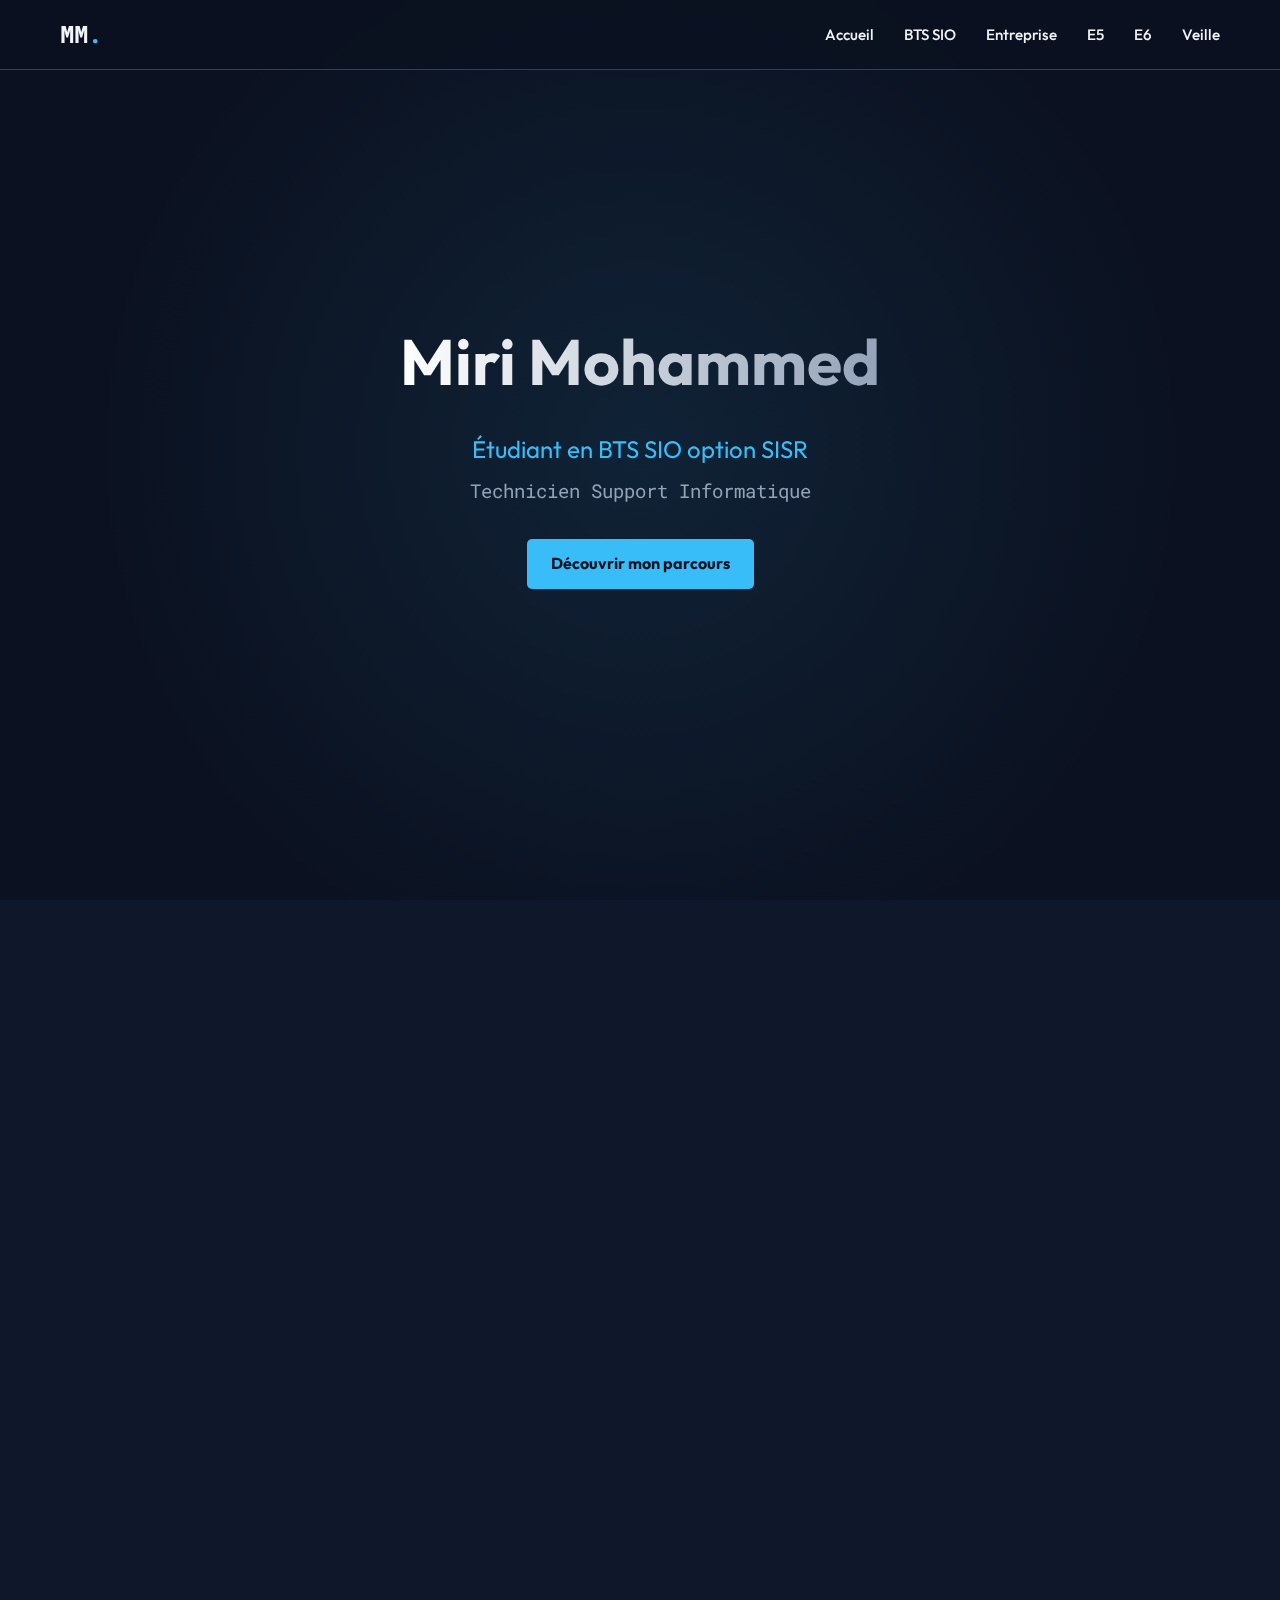
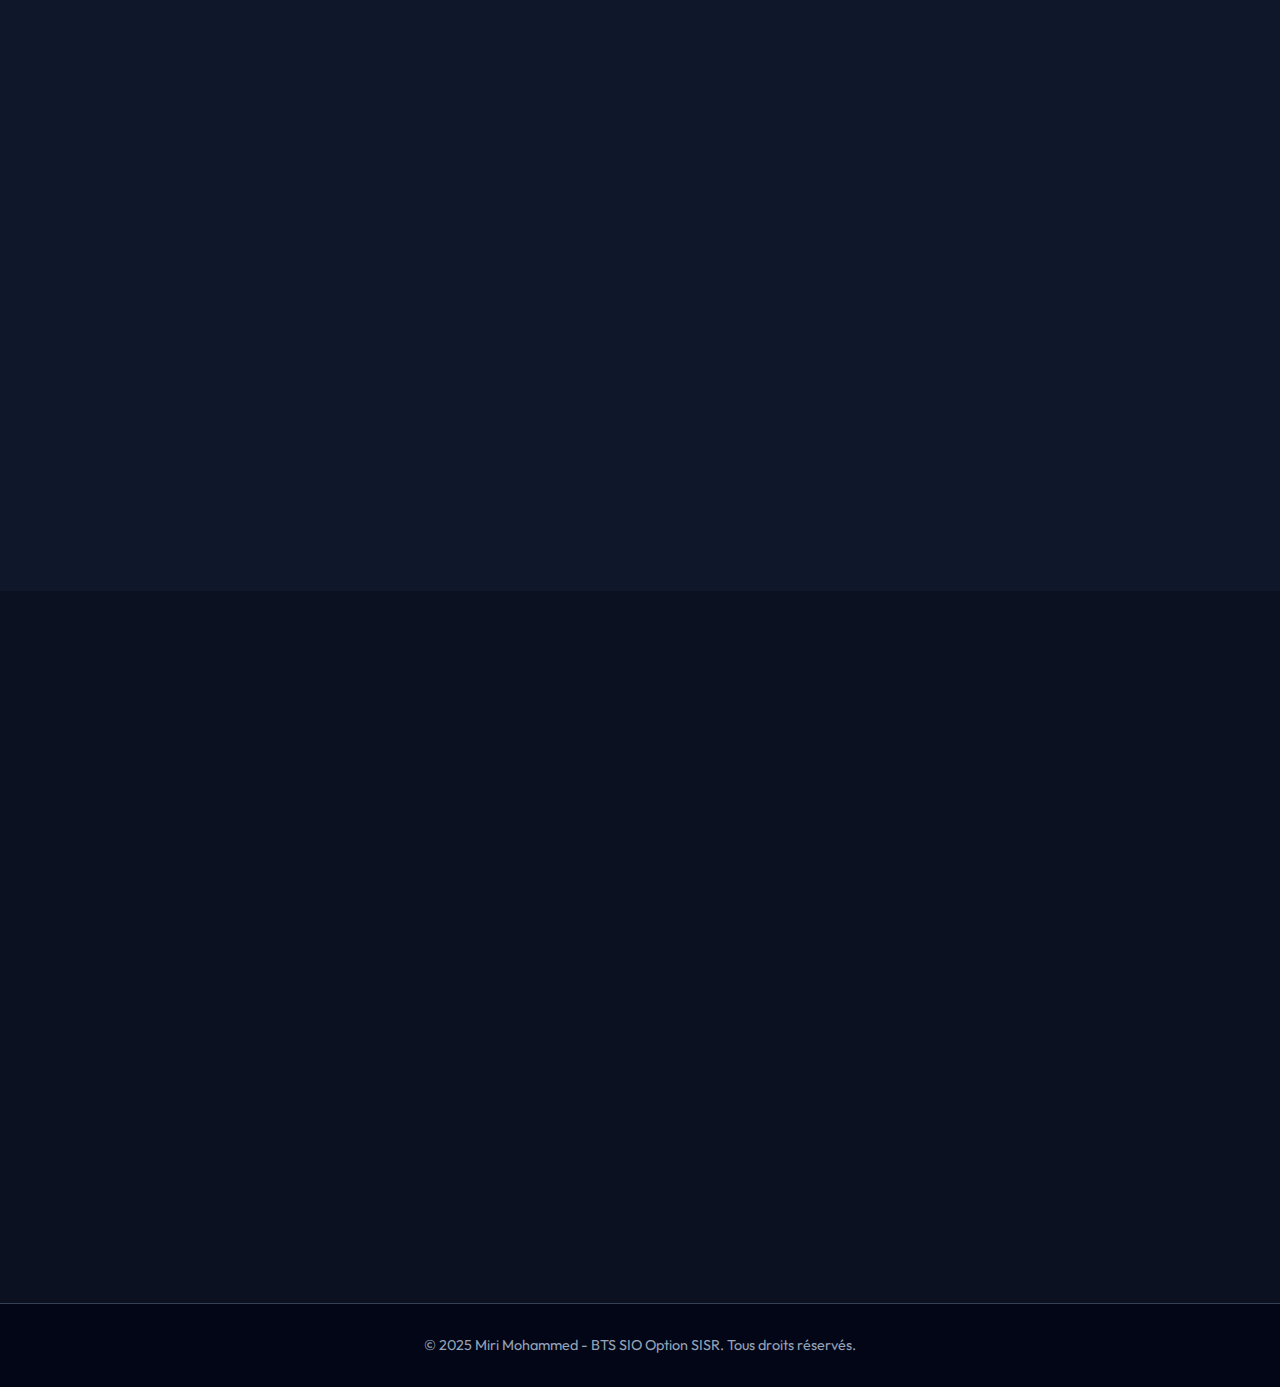
<file: index.html>
<!DOCTYPE html>
<html lang="fr">

<head>
    <meta charset="UTF-8">
    <meta name="viewport" content="width=device-width, initial-scale=1.0">
    <meta name="description" content="Portfolio de Miri Mohammed, étudiant en BTS SIO option SISR.">
    <title>Miri Mohammed - Portfolio BTS SIO SISR</title>
    <link rel="preconnect" href="https://fonts.googleapis.com">
    <link rel="preconnect" href="https://fonts.gstatic.com" crossorigin>
    <link
        href="https://fonts.googleapis.com/css2?family=Outfit:wght@300;400;500;700&family=Roboto+Mono:wght@400;700&display=swap"
        rel="stylesheet">
    <link rel="stylesheet" href="styles/style.css">
    <link rel="stylesheet" href="https://cdnjs.cloudflare.com/ajax/libs/font-awesome/6.4.0/css/all.min.css">
</head>

<body>

    <nav class="navbar">
        <div class="container nav-container">
            <a href="index.html" class="logo">MM<span class="accent">.</span></a>
            <div class="menu-toggle" id="mobile-menu">
                <span class="bar"></span>
                <span class="bar"></span>
                <span class="bar"></span>
            </div>
            <ul class="nav-menu">
                <li><a href="#accueil" class="nav-link">Accueil</a></li>
                <li><a href="bts.html" class="nav-link">BTS SIO</a></li>
                <li><a href="entreprise.html" class="nav-link">Entreprise</a></li>
                <li><a href="e5.html" class="nav-link">E5</a></li>
                <li><a href="e6.html" class="nav-link">E6</a></li>
                <li><a href="veille.html" class="nav-link">Veille</a></li>
            </ul>
        </div>
    </nav>

    <!-- Accueil -->
    <section id="accueil" class="hero">
        <div class="container hero-content fade-in-section">
            <h1 class="hero-title">Miri Mohammed</h1>
            <p class="hero-subtitle">Étudiant en BTS SIO option SISR</p>
            <p class="hero-role">Technicien Support Informatique</p>
            <a href="bts.html" class="btn btn-primary">Découvrir mon parcours</a>
        </div>
    </section>

    <!-- Profil -->
    <section id="profil" class="section section-dark">
        <div class="container fade-in-section">
            <h2 class="section-title">Mon Profil</h2>

            <div class="profil-grid">
                <div class="about-me">
                    <h3 class="subsection-title">À propos de moi</h3>
                    <p>Je suis actuellement étudiant en BTS SIO option SISR (deuxième année). Mon intérêt pour
                        l’informatique s’est construit progressivement au fil de mon parcours. Après l’obtention de mon
                        baccalauréat, je n’avais pas encore de projet d’orientation clairement défini. Je me suis
                        orienté vers différents domaines comme le commerce et la comptabilité avant de me diriger vers
                        l’informatique.</p>
                </div>

                <div class="timeline">
                    <h3 class="subsection-title">Parcours Scolaire</h3>
                    <div class="timeline-item">
                        <span class="year">En cours</span>
                        <div class="content">
                            <h4>BTS SIO option SISR</h4>
                            <p>Préparation du diplôme</p>
                        </div>
                    </div>
                    <div class="timeline-item">
                        <span class="year">2025</span>
                        <div class="content">
                            <h4>Reprise d'études</h4>
                            <p>Réorientation vers l'informatique</p>
                        </div>
                    </div>
                    <div class="timeline-item">
                        <span class="year">Before 2025</span>
                        <div class="content">
                            <h4>Baccalauréat STMG</h4>
                            <p>Obtention du diplôme</p>
                        </div>
                    </div>
                </div>
            </div>

            <div class="experience-block">
                <h3 class="subsection-title">Expériences Professionnelles</h3>


                <div class="job-card">
                    <div class="job-header">
                        <h4>Technicien support informatique (Alternance)</h4>
                        <span class="company">Siège de Quick</span>
                    </div>
                    <ul>
                        <li>Support informatique de proximité auprès des collaborateurs</li>
                        <li>Préparation, réinitialisation et mise à disposition des postes de travail</li>
                        <li>Gestion et organisation du stock informatique (PC et téléphones professionnels)</li>
                        <li>Mise à jour de fichiers de suivi (inventaire, réservations, matériels HS)</li>
                        <li>Découverte des procédures internes et du fonctionnement d’un service IT</li>
                    </ul>
                </div>

                <div class="job-card">
                    <div class="job-header">
                        <h4>Conducteur de tramway (1 an)</h4>
                        <span class="company">Keolis Ouest Val-de-Marne</span>
                    </div>
                    <ul>
                        <li>Conduite du tramway ligne T9 dans le respect strict des règles de sécurité</li>
                        <li>Gestion des situations imprévues (incidents, retards, interactions voyageurs)</li>
                        <li>Maintien d’un haut niveau de vigilance, sang-froid et réactivité</li>
                        <li>Sens des responsabilités et respect des procédures</li>
                    </ul>
                </div>

                <div class="job-card">
                    <div class="job-header">
                        <h4>Chauffeur de taxi</h4>
                        <span class="company">G7</span>
                    </div>
                    <ul>
                        <li>Transport des clients dans Paris et sa région, en garantissant sécurité et ponctualité</li>
                        <li>Accueil et prise en charge des clients avec une approche orientée service</li>
                        <li>Adaptation aux besoins des passagers (trajets, urgences, confort)</li>
                        <li>Travail en autonomie et gestion du stress en environnement urbain dense</li>
                    </ul>
                </div>

                <div class="job-card">
                    <div class="job-header">
                        <h4>Stage informatique (5 semaines)</h4>
                        <span class="company">Crédit Agricole (Guyancourt)</span>
                    </div>
                    <ul>
                        <li>Installation et préparation de nouveaux postes de travail (montage, branchements)</li>
                        <li>Configuration de base des postes (système, réseau)</li>
                        <li>Participation à l’inventaire du matériel informatique</li>
                        <li>Assistance de premier niveau auprès des utilisateurs</li>
                        <li>Découverte de l’organisation informatique d’un grand groupe</li>
                    </ul>
                </div>
            </div>

            <div class="skills-grid">
                <div class="skill-category">
                    <h3 class="subsection-title">Hard Skills</h3>
                    <ul class="skill-list">
                        <li>Administration de postes Windows (poste client)</li>
                        <li>Active Directory : gestion des comptes et notions de domaine</li>
                        <li>Réseaux : IP, DHCP, DNS (bases fonctionnelles)</li>
                        <li>VLAN et routage inter-VLAN</li>
                        <li>Modèle OSI : compréhension et aide au diagnostic réseau</li>
                        <li>VPN IPsec : déploiement et accès distant sécurisé</li>
                        <li>Sécurisation des accès et protection des données</li>
                        <li>Simulation réseau avec Cisco Packet Tracer (notions)</li>
                        <li>Gestion de parc informatique (Excel)</li>
                        <li>Préparation de postes utilisateurs</li>
                    </ul>
                </div>
                <div class="skill-category">
                    <h3 class="subsection-title">Soft Skills</h3>
                    <ul class="skill-list soft-skills">
                        <li>Adaptabilité</li>
                        <li>Rigueur</li>
                        <li>Communication</li>
                        <li>Travail en équipe</li>
                        <li>Autonomie</li>
                    </ul>
                </div>
            </div>

            <div class="certifications-cv-container">
                <div class="certification-card">
                    <h3 class="subsection-title">Langues</h3>
                    <div class="cert-item">
                        <i class="fas fa-language"></i>
                        <span>Français : langue maternelle</span>
                    </div>
                    <div class="cert-item">
                        <i class="fas fa-language"></i>
                        <span>Anglais : B2 (en cours d’amélioration)</span>
                    </div>
                </div>
                <div class="cv-card">
                    <h3 class="subsection-title">Centres d’intérêt</h3>
                    <ul class="interests-list">
                        <li><i class="fas fa-dumbbell"></i> Sport (Musculation, Boxe anglaise, Marathon)</li>
                        <li><i class="fas fa-book"></i> Lecture</li>
                        <li><i class="fas fa-plane"></i> Voyages</li>
                    </ul>
                </div>
            </div>

            <div class="cv-download-container" style="margin-top: 20px;">

                <div class="cv-card">
                    <h3>CV</h3>
                    <a href="CV Miri Mohammed/CV Miri Mohammed.pdf" class="btn btn-outline" target="_blank">Consulter le
                        CV <i class="fas fa-eye"></i></a>
                </div>
            </div>
        </div>
    </section>

    <!-- Contact -->
    <section id="contact" class="section">
        <div class="container fade-in-section contact-wrapper">
            <h2 class="section-title">Me Contacter</h2>
            <div class="contact-card">
                <div class="contact-info">
                    <div class="info-item">
                        <i class="fas fa-user"></i>
                        <span>Miri Mohammed</span>
                    </div>
                    <div class="info-item">
                        <i class="fas fa-envelope"></i>
                        <a href="mailto:miri.mohamed94400@gmail.com">miri.mohamed94400@gmail.com</a>
                    </div>
                    <div class="info-item">
                        <i class="fas fa-phone"></i>
                        <a href="tel:+33624776370">06 24 77 63 70</a>
                    </div>
                </div>
                <div class="thank-you-msg">
                    <p>Merci de votre visite sur mon portfolio. N'hésitez pas à me contacter pour toute information
                        complémentaire.</p>
                </div>
            </div>
        </div>
    </section>

    <footer>
        <div class="container">
            <p>&copy; 2025 Miri Mohammed - BTS SIO Option SISR. Tous droits réservés.</p>
        </div>
    </footer>

    <script src="js/script.js"></script>
</body>

</html>
</file>
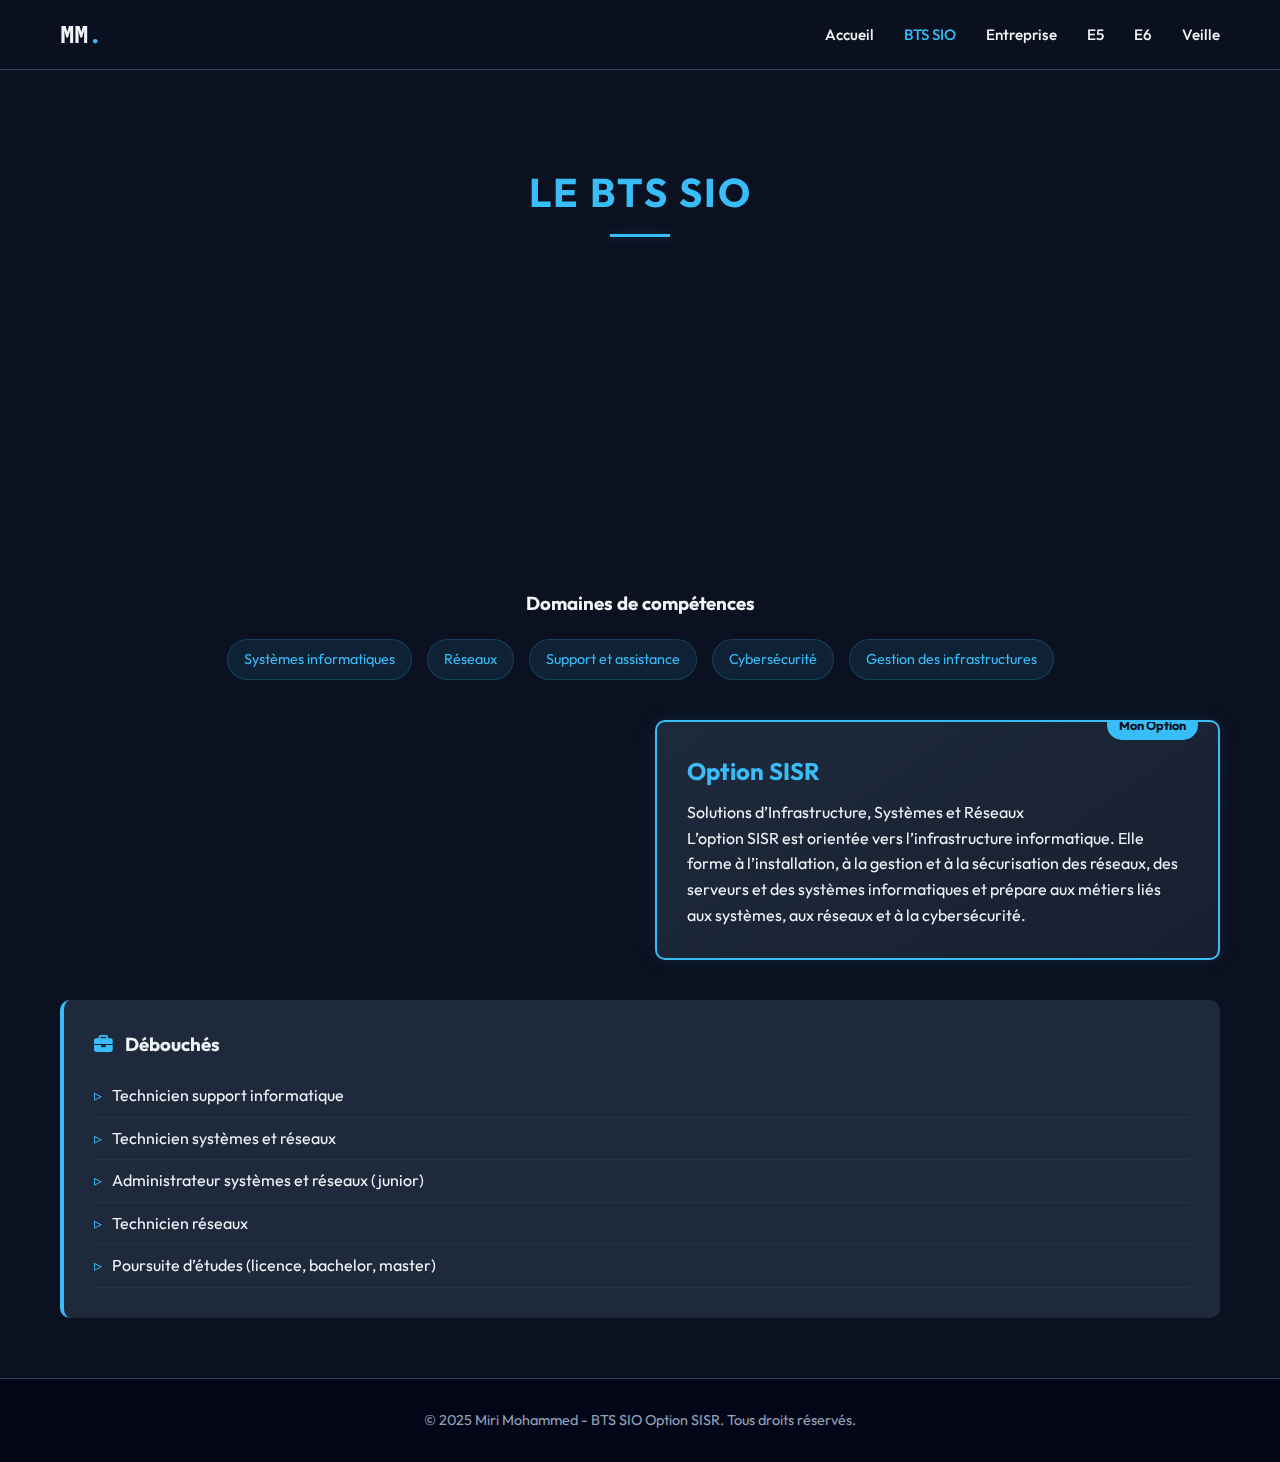
<file: bts.html>
<!DOCTYPE html>
<html lang="fr">

<head>
    <meta charset="UTF-8">
    <meta name="viewport" content="width=device-width, initial-scale=1.0">
    <meta name="description" content="Présentation du BTS SIO option SISR.">
    <title>BTS SIO - Miri Mohammed</title>
    <link rel="preconnect" href="https://fonts.googleapis.com">
    <link rel="preconnect" href="https://fonts.gstatic.com" crossorigin>
    <link
        href="https://fonts.googleapis.com/css2?family=Outfit:wght@300;400;500;700&family=Roboto+Mono:wght@400;700&display=swap"
        rel="stylesheet">
    <link rel="stylesheet" href="styles/style.css">
    <link rel="stylesheet" href="https://cdnjs.cloudflare.com/ajax/libs/font-awesome/6.4.0/css/all.min.css">
</head>

<body>

    <nav class="navbar">
        <div class="container nav-container">
            <a href="index.html" class="logo">MM<span class="accent">.</span></a>
            <div class="menu-toggle" id="mobile-menu">
                <span class="bar"></span>
                <span class="bar"></span>
                <span class="bar"></span>
            </div>
            <ul class="nav-menu">
                <li><a href="index.html#accueil" class="nav-link">Accueil</a></li>
                <li><a href="bts.html" class="nav-link">BTS SIO</a></li>
                <li><a href="entreprise.html" class="nav-link">Entreprise</a></li>
                <li><a href="e5.html" class="nav-link">E5</a></li>
                <li><a href="e6.html" class="nav-link">E6</a></li>
                <li><a href="veille.html" class="nav-link">Veille</a></li>
            </ul>
        </div>
    </nav>

    <section id="bts-sio" class="section">
        <div class="container fade-in-section">
            <h2 class="section-title">Le BTS SIO</h2>

            <div class="bts-content">
                <div class="bts-card">
                    <h3><i class="fas fa-graduation-cap accent-icon"></i> Présentation</h3>
                    <p>Le BTS SIO (Services Informatiques aux Organisations) est un diplôme de niveau Bac +2 qui forme
                        des professionnels de l’informatique capables de répondre aux besoins numériques des
                        entreprises. Cette formation prépare à intervenir sur les systèmes informatiques, les réseaux,
                        les applications et le support aux utilisateurs, tout en développant des compétences techniques
                        et professionnelles solides.</p>
                </div>

                <div class="bts-card">
                    <h3><i class="fas fa-bullseye accent-icon"></i> Objectifs</h3>
                    <p>Le BTS SIO a pour objectif de former des techniciens capables d’installer, administrer, sécuriser
                        et maintenir des infrastructures informatiques. Il vise également à développer l’autonomie, la
                        rigueur et la capacité d’adaptation nécessaires pour évoluer dans un environnement numérique en
                        constante évolution.</p>
                </div>
            </div>

            <div class="domains-list">
                <h3>Domaines de compétences</h3>
                <div class="tags">
                    <span class="tag">Systèmes informatiques</span>
                    <span class="tag">Réseaux</span>
                    <span class="tag">Support et assistance</span>
                    <span class="tag">Cybersécurité</span>
                    <span class="tag">Gestion des infrastructures</span>
                </div>
            </div>

            <div class="options-container">
                <div class="option-card slam">
                    <h4>Option SLAM</h4>
                    <p>Solutions Logicielles et Applications Métiers</p>
                    <p class="option-desc">L’option SLAM est orientée vers le développement. Elle forme à la conception,
                        au développement et à la maintenance d’applications, de sites web et de logiciels.</p>
                </div>
                <div class="option-card sisr active-option">
                    <div class="badge">Mon Option</div>
                    <h4>Option SISR</h4>
                    <p>Solutions d’Infrastructure, Systèmes et Réseaux</p>
                    <p class="option-desc">L’option SISR est orientée vers l’infrastructure informatique. Elle forme à
                        l’installation, à la gestion et à la sécurisation des réseaux, des serveurs et des systèmes
                        informatiques et prépare aux métiers liés aux systèmes, aux réseaux et à la cybersécurité.</p>
                </div>
            </div>

            <div class="debouches">
                <h3><i class="fas fa-briefcase accent-icon"></i> Débouchés</h3>
                <ul>
                    <li>Technicien support informatique</li>
                    <li>Technicien systèmes et réseaux</li>
                    <li>Administrateur systèmes et réseaux (junior)</li>
                    <li>Technicien réseaux</li>
                    <li>Poursuite d’études (licence, bachelor, master)</li>
                </ul>
            </div>
        </div>
    </section>

    <footer>
        <div class="container">
            <p>&copy; 2025 Miri Mohammed - BTS SIO Option SISR. Tous droits réservés.</p>
        </div>
    </footer>

    <script src="js/script.js"></script>
</body>

</html>
</file>
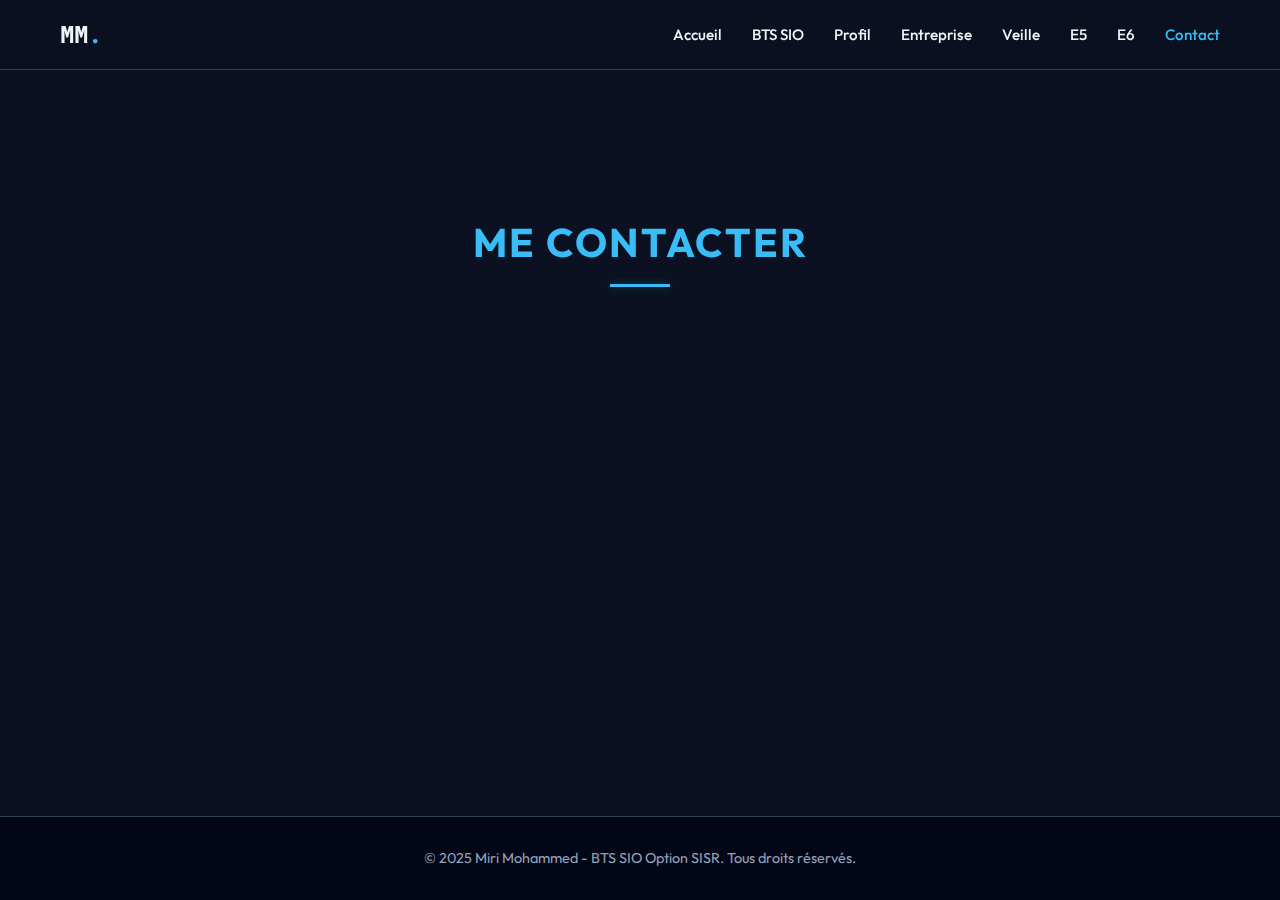
<file: contact.html>
<!DOCTYPE html>
<html lang="fr">

<head>
    <meta charset="UTF-8">
    <meta name="viewport" content="width=device-width, initial-scale=1.0">
    <meta name="description" content="Contact Miri Mohammed.">
    <title>Contact - Miri Mohammed</title>
    <link rel="preconnect" href="https://fonts.googleapis.com">
    <link rel="preconnect" href="https://fonts.gstatic.com" crossorigin>
    <link
        href="https://fonts.googleapis.com/css2?family=Outfit:wght@300;400;500;700&family=Roboto+Mono:wght@400;700&display=swap"
        rel="stylesheet">
    <link rel="stylesheet" href="styles/style.css">
    <link rel="stylesheet" href="https://cdnjs.cloudflare.com/ajax/libs/font-awesome/6.4.0/css/all.min.css">
</head>

<body>

    <nav class="navbar">
        <div class="container nav-container">
            <a href="index.html" class="logo">MM<span class="accent">.</span></a>
            <div class="menu-toggle" id="mobile-menu">
                <span class="bar"></span>
                <span class="bar"></span>
                <span class="bar"></span>
            </div>
            <ul class="nav-menu">
                <li><a href="index.html" class="nav-link">Accueil</a></li>
                <li><a href="bts.html" class="nav-link">BTS SIO</a></li>
                <li><a href="profil.html" class="nav-link">Profil</a></li>
                <li><a href="entreprise.html" class="nav-link">Entreprise</a></li>
                <li><a href="veille.html" class="nav-link">Veille</a></li>
                <li><a href="e5.html" class="nav-link">E5</a></li>
                <li><a href="e6.html" class="nav-link">E6</a></li>
                <li><a href="contact.html" class="nav-link">Contact</a></li>
            </ul>
        </div>
    </nav>

    <section id="contact" class="section">
        <div class="container fade-in-section contact-wrapper">
            <h2 class="section-title">Me Contacter</h2>
            <div class="contact-card">
                <div class="contact-info">
                    <div class="info-item">
                        <i class="fas fa-user"></i>
                        <span>Miri Mohammed</span>
                    </div>
                    <div class="info-item">
                        <i class="fas fa-envelope"></i>
                        <a href="mailto:miri.mohamed94400@gmail.com">miri.mohamed94400@gmail.com</a>
                    </div>
                    <div class="info-item">
                        <i class="fas fa-phone"></i>
                        <a href="tel:+33624776370">06 24 77 63 70</a>
                    </div>
                </div>
                <div class="thank-you-msg">
                    <p>Merci de votre visite sur mon portfolio. N'hésitez pas à me contacter pour toute information
                        complémentaire.</p>
                </div>
            </div>
        </div>
    </section>

    <footer>
        <div class="container">
            <p>&copy; 2025 Miri Mohammed - BTS SIO Option SISR. Tous droits réservés.</p>
        </div>
    </footer>

    <script src="js/script.js"></script>
</body>

</html>
</file>
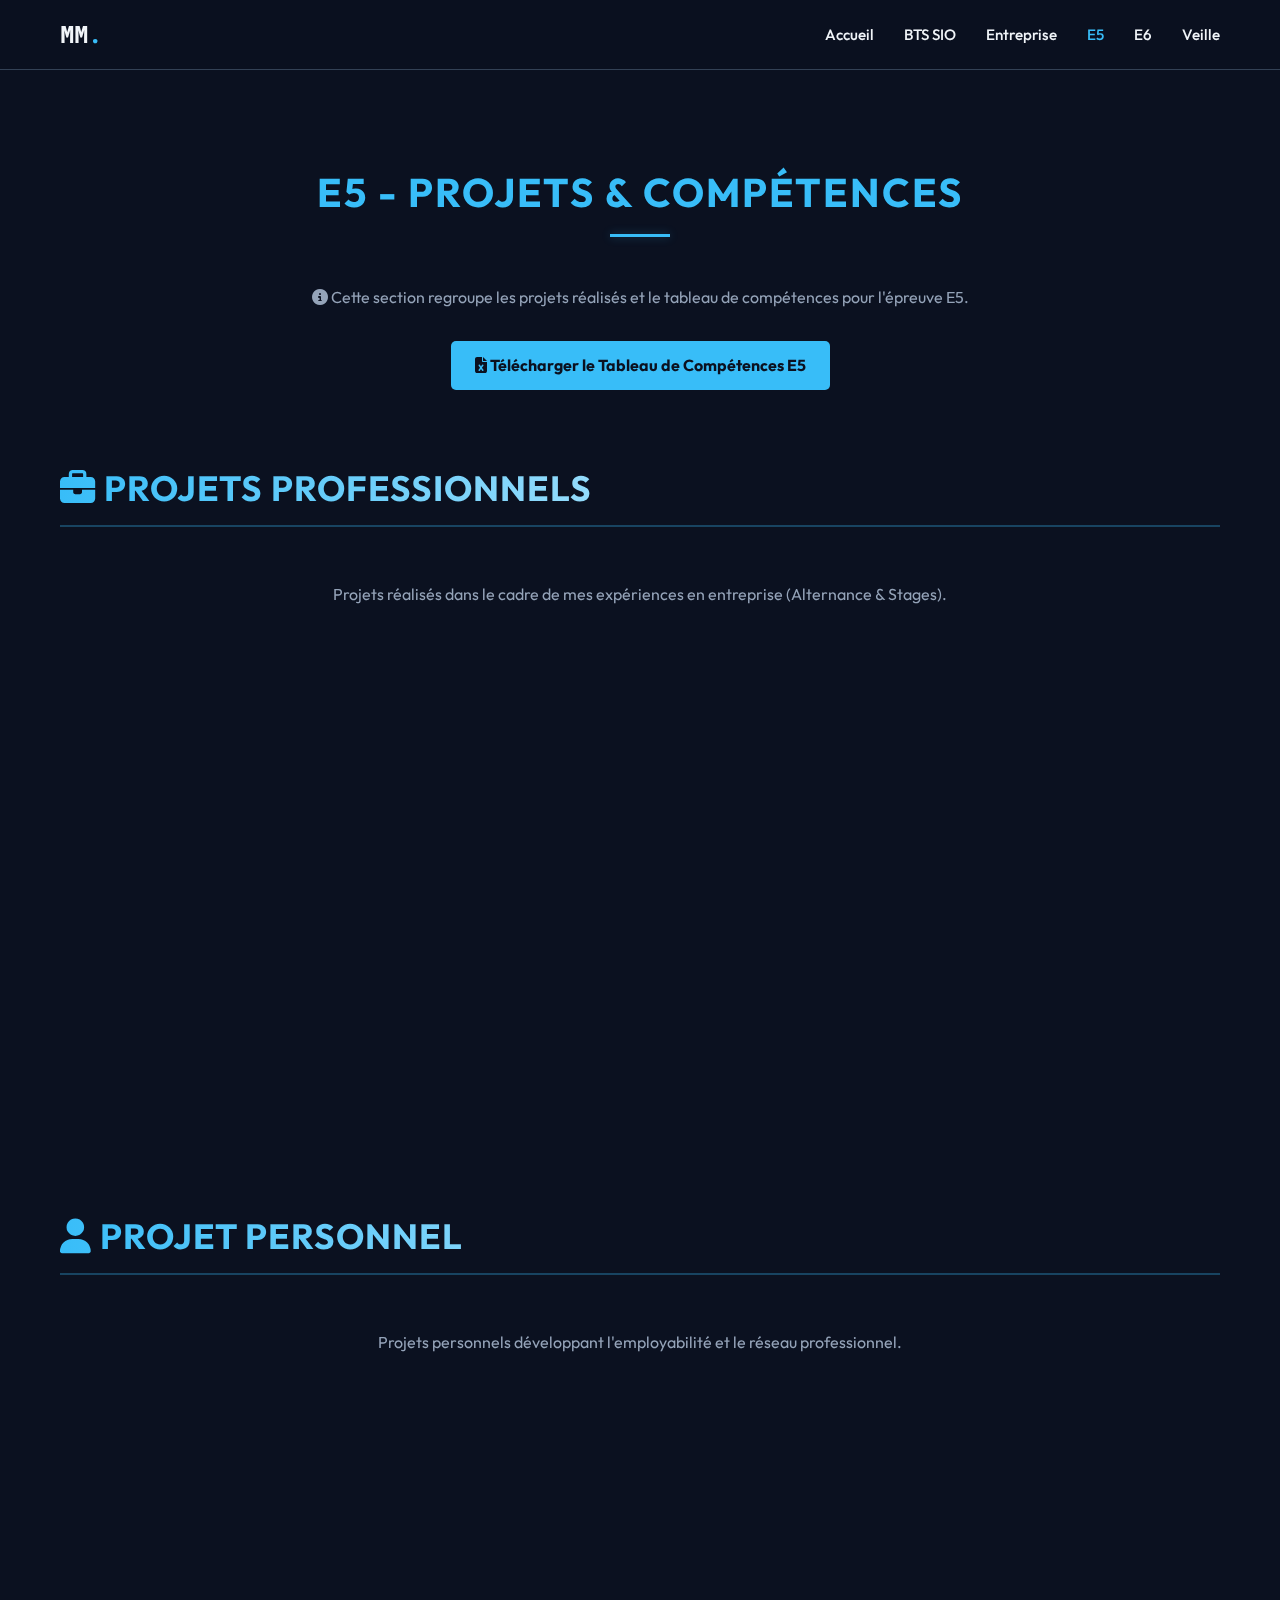
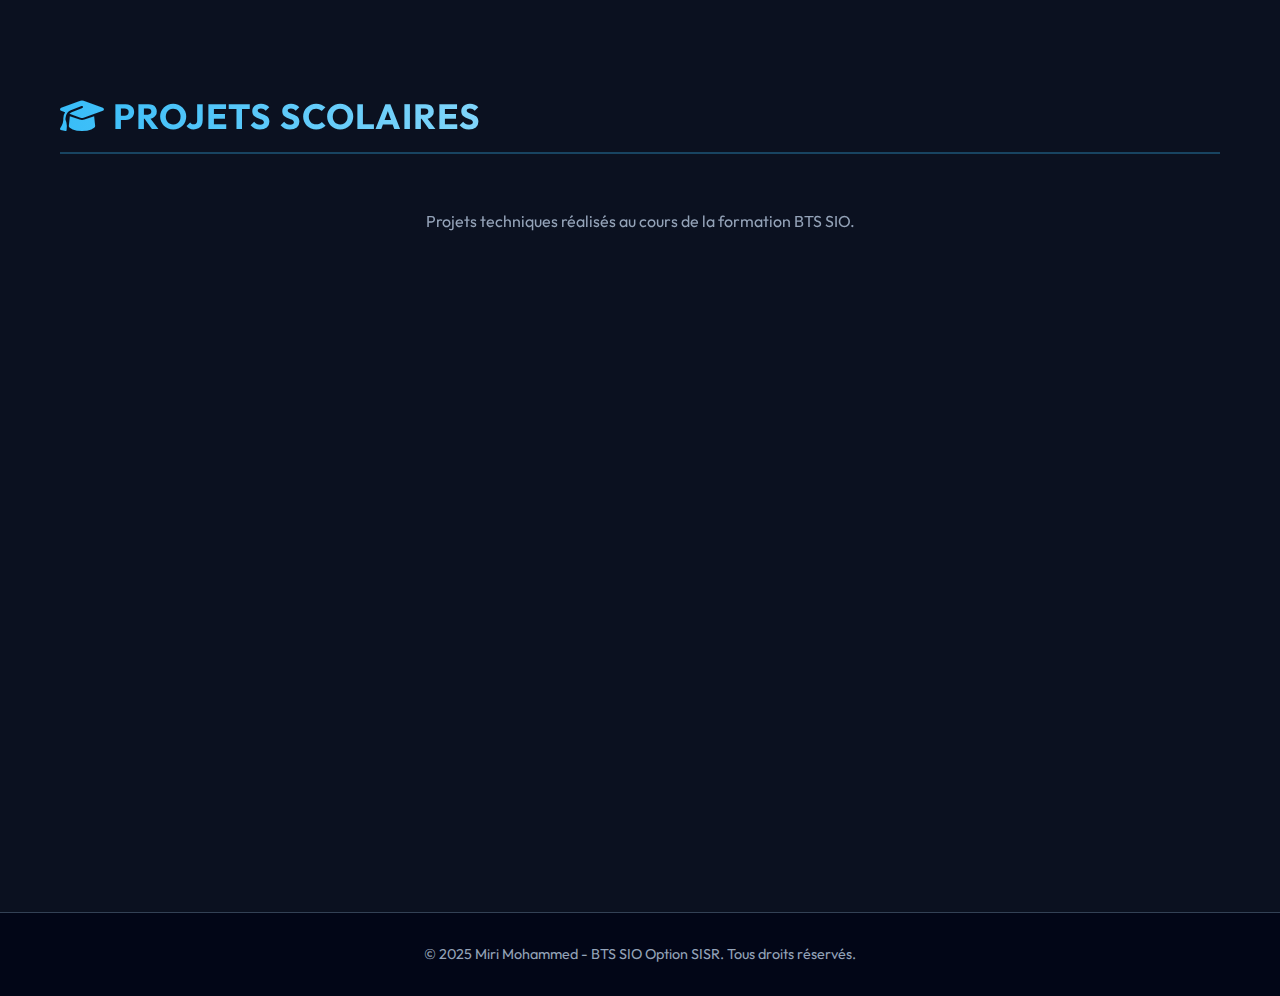
<file: e5.html>
<!DOCTYPE html>
<html lang="fr">

<head>
    <meta charset="UTF-8">
    <meta name="viewport" content="width=device-width, initial-scale=1.0">
    <meta name="description" content="E5 Projets et Compétences du BTS SIO.">
    <title>E5 Projets & Compétences - Miri Mohammed</title>
    <link rel="preconnect" href="https://fonts.googleapis.com">
    <link rel="preconnect" href="https://fonts.gstatic.com" crossorigin>
    <link
        href="https://fonts.googleapis.com/css2?family=Outfit:wght@300;400;500;700&family=Roboto+Mono:wght@400;700&display=swap"
        rel="stylesheet">
    <link rel="stylesheet" href="styles/style.css">
    <link rel="stylesheet" href="https://cdnjs.cloudflare.com/ajax/libs/font-awesome/6.4.0/css/all.min.css">
</head>

<body>

    <nav class="navbar">
        <div class="container nav-container">
            <a href="index.html" class="logo">MM<span class="accent">.</span></a>
            <div class="menu-toggle" id="mobile-menu">
                <span class="bar"></span>
                <span class="bar"></span>
                <span class="bar"></span>
            </div>
            <ul class="nav-menu">
                <li><a href="index.html#accueil" class="nav-link">Accueil</a></li>
                <li><a href="bts.html" class="nav-link">BTS SIO</a></li>
                <li><a href="entreprise.html" class="nav-link">Entreprise</a></li>
                <li><a href="e5.html" class="nav-link">E5</a></li>
                <li><a href="e6.html" class="nav-link">E6</a></li>
                <li><a href="veille.html" class="nav-link">Veille</a></li>
            </ul>
        </div>
    </nav>

    <section id="e5" class="section">
        <div class="container fade-in-section">
            <h2 class="section-title">E5 - Projets & Compétences</h2>
            <div class="alert-box" style="margin-bottom: 30px; text-align: center; color: var(--text-secondary);">
                <i class="fas fa-info-circle"></i> Cette section regroupe les projets réalisés et le tableau de
                compétences pour l'épreuve E5.
            </div>

            <div style="text-align: center; margin-bottom: 30px;">
                <a href="tableau_competences.xlsx" class="btn btn-primary" download>
                    <i class="fas fa-file-excel"></i> Télécharger le Tableau de Compétences E5
                </a>
            </div>

            <div class="projects-container">
                <!-- Section Projets Professionnels -->
                <h4 class="subsection-title"><i class="fas fa-briefcase"></i> Projets Professionnels</h4>
                <p class="subtitle-text">Projets réalisés dans le cadre de mes expériences en entreprise (Alternance &
                    Stages).</p>

                <!-- Projet VPN -->
                <div class="project-card">
                    <div class="project-header">
                        <h4>✅ Projet VPN</h4>
                        <span class="project-type">Infrastructure & Sécurité</span>
                    </div>
                    <div class="project-body">
                        <p>Projet de migration d’un VPN SSL vers un VPN IPsec réalisé en entreprise afin d’assurer la
                            continuité et la sécurité des accès distants. La solution a été déployée auprès d’une
                            quarantaine d’utilisateurs dans un délai contraint.</p>
                        <div style="margin-top: 15px;">
                            <a href="vpn.pdf" class="btn btn-small" target="_blank"><i class="fas fa-file-alt"></i>
                                Consulter le document E5 – Migration
                                VPN</a>
                        </div>
                    </div>
                </div>

                <!-- Projet Stock -->
                <div class="project-card">
                    <div class="project-header">
                        <h4>✅ Projet : Gestion du stock informatique</h4>
                        <span class="project-type">Alternance Quick</span>
                    </div>
                    <div class="project-body">
                        <p>Projet de gestion du stock informatique visant à sécuriser et préparer des équipements pour
                            leur revente, avec un suivi précis du matériel.</p>
                        <div style="margin-top: 15px;">
                            <a href="parc.pdf" class="btn btn-small" target="_blank"><i class="fas fa-file-alt"></i>
                                Consulter le document E5 – Gestion du parc
                                informatique</a>
                        </div>
                    </div>
                </div>

                <!-- Section Projet Personnel -->
                <h4 class="subsection-title" style="margin-top: 40px;"><i class="fas fa-user"></i> Projet Personnel</h4>
                <p class="subtitle-text">Projets personnels développant l'employabilité et le réseau professionnel.</p>

                <!-- Projet LinkedIn -->
                <div class="project-card">
                    <div class="project-header">
                        <h4>✅ Développement d'un réseau et de l'employabilité</h4>
                        <span class="project-type">Réseautage & Carrière</span>
                    </div>
                    <div class="project-body">
                        <p>Développement de mon profil professionnel et de mon réseau via LinkedIn pour accroître ma
                            visibilité et mes opportunités.</p>
                        <div style="margin-top: 15px;">
                            <a href="https://www.linkedin.com/in/mohammed-miri-701197253/" class="btn btn-small"
                                target="_blank"><i class="fab fa-linkedin"></i> Voir mon profil LinkedIn</a>
                        </div>
                    </div>
                </div>

                <!-- Section Projets Scolaires -->
                <h4 class="subsection-title" style="margin-top: 40px;"><i class="fas fa-graduation-cap"></i> Projets
                    Scolaires</h4>
                <p class="subtitle-text">Projets techniques réalisés au cours de la formation BTS SIO.</p>

                <!-- Projet AD DHCP DNS -->
                <div class="project-card">
                    <div class="project-header">
                        <h4>✅ Projet AD DHCP DNS</h4>
                        <span class="project-type">Infrastructure & Réseau</span>
                    </div>
                    <div class="project-body">
                        <p>Mise en place d'une infrastructure Windows Server avec Active Directory, DNS, DHCP pour
                            centraliser
                            l'authentification, organiser les utilisateurs par service et automatiser la configuration
                            des postes
                            au sein du site du stade.</p>
                        <div style="margin-top: 15px;">
                            <a href="infra.pdf" class="btn btn-small" target="_blank"><i class="fas fa-file-alt"></i>
                                Consulter le document E5 – AD DHCP DNS</a>
                        </div>
                    </div>
                </div>

                <!-- Projet VLAN CISCO -->
                <div class="project-card">
                    <div class="project-header">
                        <h4>✅ Projet VLAN CISCO</h4>
                        <span class="project-type">Réseau & Sécurité</span>
                    </div>
                    <div class="project-body">
                        <p>Projet de segmentation du réseau de StadiumCompany en plusieurs VLAN sur des équipements
                            Cisco afin
                            d'isoler les différents services et d'améliorer la performance et la sécurité du réseau.</p>
                        <div style="margin-top: 15px;">
                            <a href="cisco.pdf" class="btn btn-small" target="_blank"><i class="fas fa-file-alt"></i>
                                Consulter le document E5 – VLAN CISCO</a>
                        </div>
                    </div>
                </div>
            </div>


        </div>
    </section>

    <footer>
        <div class="container">
            <p>&copy; 2025 Miri Mohammed - BTS SIO Option SISR. Tous droits réservés.</p>
        </div>
    </footer>

    <script src="js/script.js"></script>
</body>

</html>
</file>
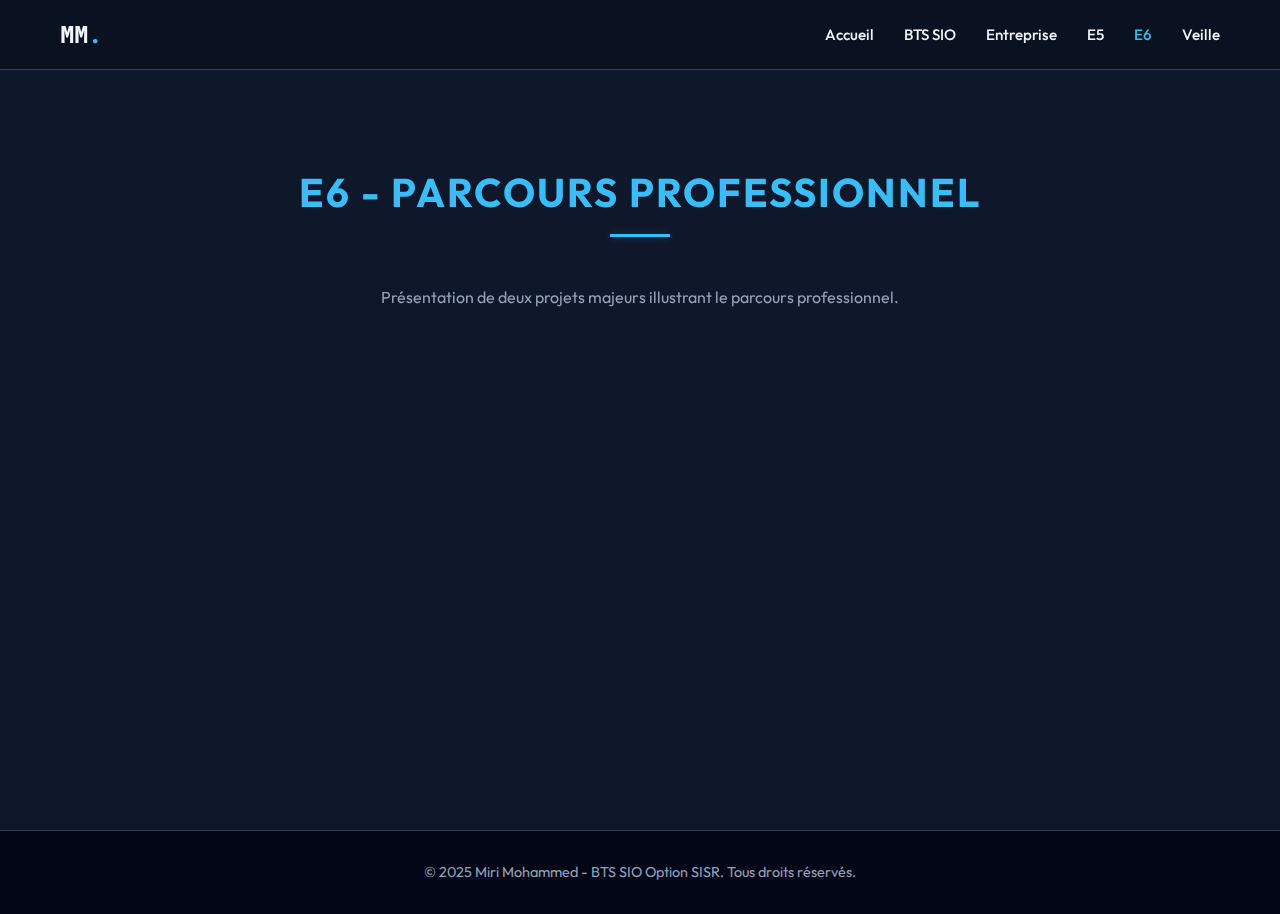
<file: e6.html>
<!DOCTYPE html>
<html lang="fr">

<head>
    <meta charset="UTF-8">
    <meta name="viewport" content="width=device-width, initial-scale=1.0">
    <meta name="description" content="Projets E6 de Miri Mohammed.">
    <title>E6 - Miri Mohammed</title>
    <link rel="preconnect" href="https://fonts.googleapis.com">
    <link rel="preconnect" href="https://fonts.gstatic.com" crossorigin>
    <link
        href="https://fonts.googleapis.com/css2?family=Outfit:wght@300;400;500;700&family=Roboto+Mono:wght@400;700&display=swap"
        rel="stylesheet">
    <link rel="stylesheet" href="styles/style.css">
    <link rel="stylesheet" href="https://cdnjs.cloudflare.com/ajax/libs/font-awesome/6.4.0/css/all.min.css">
</head>

<body>

    <nav class="navbar">
        <div class="container nav-container">
            <a href="index.html" class="logo">MM<span class="accent">.</span></a>
            <div class="menu-toggle" id="mobile-menu">
                <span class="bar"></span>
                <span class="bar"></span>
                <span class="bar"></span>
            </div>
            <ul class="nav-menu">
                <li><a href="index.html#accueil" class="nav-link">Accueil</a></li>
                <li><a href="bts.html" class="nav-link">BTS SIO</a></li>
                <li><a href="entreprise.html" class="nav-link">Entreprise</a></li>
                <li><a href="e5.html" class="nav-link">E5</a></li>
                <li><a href="e6.html" class="nav-link">E6</a></li>
                <li><a href="veille.html" class="nav-link">Veille</a></li>
            </ul>
        </div>
    </nav>

    <section id="e6" class="section section-dark">
        <div class="container fade-in-section">
            <h2 class="section-title">E6 - Parcours Professionnel</h2>
            <p class="intro-text" style="text-align: center; color: var(--text-secondary); margin-bottom: 30px;">
                Présentation de deux projets majeurs illustrant le parcours professionnel.</p>

            <div class="projects-container">
                <!-- Projet Active Directory -->
                <div class="project-card">
                    <div class="project-header">
                        <h4>✅ Active Directory</h4>
                        <span class="project-type">Infrastructure & Réseau</span>
                    </div>
                    <div class="project-body">
                        <p>Déploiement d’une infrastructure Active Directory incluant les services DNS, DHCP et GPO dans
                            un environnement virtualisé afin de centraliser et sécuriser la gestion des utilisateurs et
                            des postes.</p>

                        <div style="margin-top: 15px;">
                            <a href="E6/E6_Projet_Active_Directory.pdf" class="btn btn-small" target="_blank"><i
                                    class="fas fa-file-pdf"></i> Consulter le document E6 – Projet Active Directory</a>
                        </div>
                    </div>
                </div>
            </div>
        </div>
    </section>

    <footer>
        <div class="container">
            <p>&copy; 2025 Miri Mohammed - BTS SIO Option SISR. Tous droits réservés.</p>
        </div>
    </footer>

    <script src="js/script.js"></script>
</body>

</html>
</file>
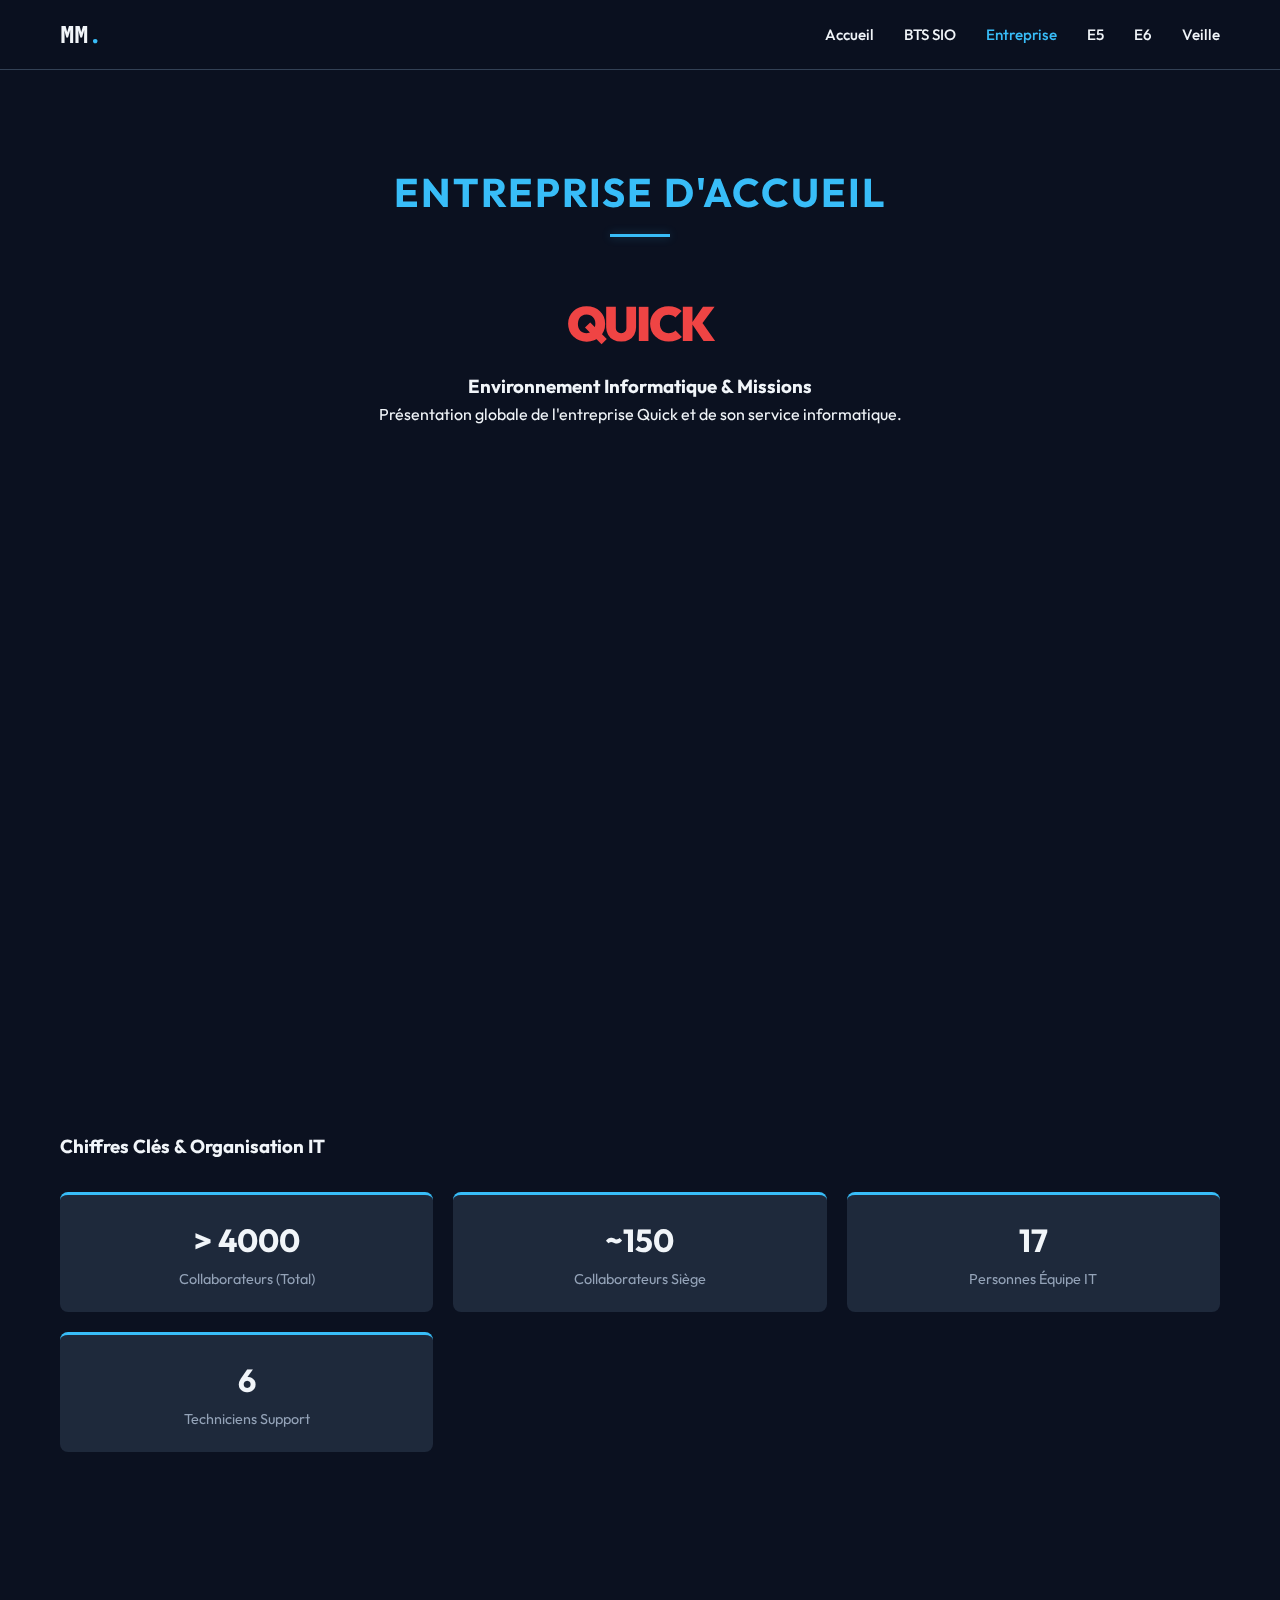
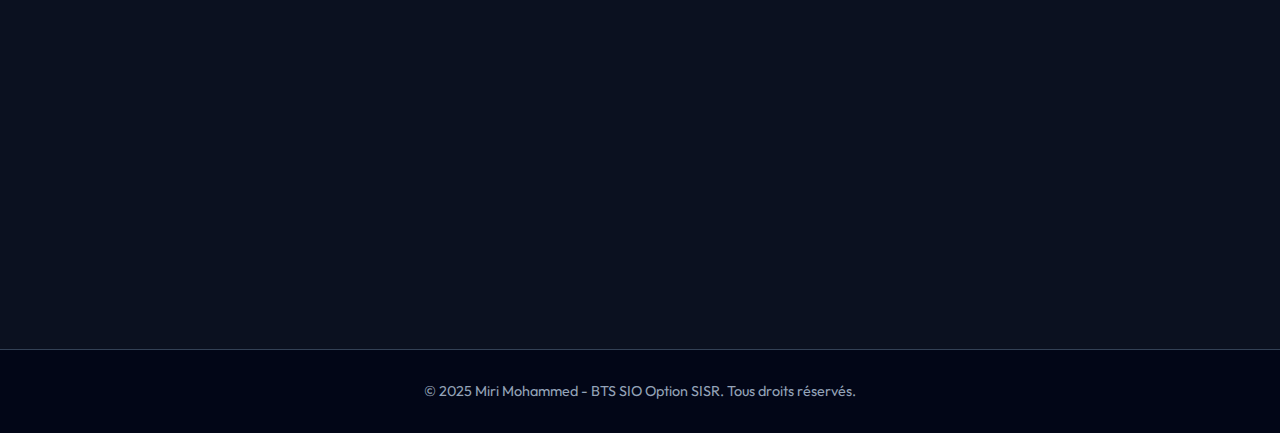
<file: entreprise.html>
<!DOCTYPE html>
<html lang="fr">

<head>
    <meta charset="UTF-8">
    <meta name="viewport" content="width=device-width, initial-scale=1.0">
    <meta name="description" content="Présentation de l'entreprise d'accueil Quick.">
    <title>Entreprise - Miri Mohammed</title>
    <link rel="preconnect" href="https://fonts.googleapis.com">
    <link rel="preconnect" href="https://fonts.gstatic.com" crossorigin>
    <link
        href="https://fonts.googleapis.com/css2?family=Outfit:wght@300;400;500;700&family=Roboto+Mono:wght@400;700&display=swap"
        rel="stylesheet">
    <link rel="stylesheet" href="styles/style.css">
    <link rel="stylesheet" href="https://cdnjs.cloudflare.com/ajax/libs/font-awesome/6.4.0/css/all.min.css">
</head>

<body>

    <nav class="navbar">
        <div class="container nav-container">
            <a href="index.html" class="logo">MM<span class="accent">.</span></a>
            <div class="menu-toggle" id="mobile-menu">
                <span class="bar"></span>
                <span class="bar"></span>
                <span class="bar"></span>
            </div>
            <ul class="nav-menu">
                <li><a href="index.html#accueil" class="nav-link">Accueil</a></li>
                <li><a href="bts.html" class="nav-link">BTS SIO</a></li>
                <li><a href="entreprise.html" class="nav-link">Entreprise</a></li>
                <li><a href="e5.html" class="nav-link">E5</a></li>
                <li><a href="e6.html" class="nav-link">E6</a></li>
                <li><a href="veille.html" class="nav-link">Veille</a></li>
            </ul>
        </div>
    </nav>

    <section id="entreprise" class="section">
        <div class="container fade-in-section">
            <h2 class="section-title">Entreprise d'accueil</h2>
            <div class="entreprise-header">
                <div class="entreprise-logo-placeholder">QUICK</div>
                <div class="entreprise-intro">
                    <h3>Environnement Informatique & Missions</h3>
                    <p>Présentation globale de l'entreprise Quick et de son service informatique.</p>
                </div>
            </div>

            <div class="history-card"
                style="background: var(--card-bg); padding: 30px; border-radius: 10px; border: 1px solid var(--border-color); margin-bottom: 40px;">
                <h3 style="margin-bottom: 15px; color: var(--accent-color);"><i class="fas fa-history accent-icon"></i>
                    Histoire de Quick</h3>
                <p style="color: var(--text-secondary); text-align: justify;">
                    Quick a été créé en 1971 en Belgique par Jozef Vervaecke pour concurrencer McDonald’s. La chaîne
                    s’est rapidement développée en France dans les années 80-90. En 2006-2007, le fonds d’investissement
                    Qualium le rachète, puis en 2015, le groupe Bertrand transforme progressivement les restaurants
                    français en Burger King. Depuis 2021, Quick appartient au fonds américain H.I.G. Capital, qui
                    développe la marque surtout en Belgique et au Luxembourg. Aujourd’hui, Quick reste un acteur notable
                    du fast-food européen aux côtés de géants comme McDonald’s et Burger King.
                </p>
            </div>

            <div class="entreprise-grid">
                <div class="role-card">
                    <h3><i class="fas fa-user-tie"></i> Mon Rôle</h3>
                    <h4>Technicien Support Informatique</h4>
                    <ul>
                        <li>Support utilisateurs N1/N2</li>
                        <li>Gestion de stock matériel</li>
                        <li>Maintenance préventive et curative</li>
                        <li>Déploiement matériel (Postes, Périphériques)</li>
                    </ul>
                </div>

                <div class="env-card">
                    <h3><i class="fas fa-server"></i> Équipements Informatiques</h3>
                    <p>Gestion d'un parc hétérogène comprenant postes de travail, terminaux de paiement, serveurs locaux
                        et équipements réseau.</p>
                    <div style="margin-top: 20px; padding-top: 20px; border-top: 1px solid rgba(255,255,255,0.1);">
                        <h4 style="color: var(--accent-color); margin-bottom: 10px;"><i class="fas fa-flask"></i> Le LAB
                            999 (Laboratoire de Test)</h4>
                        <p style="color: var(--text-secondary); font-size: 0.95rem; line-height: 1.6;">
                            Le siège dispose d'un <strong style="color: var(--text-primary);">laboratoire de test
                                interne</strong> qui reproduit à l'identique l'environnement informatique d'un
                            restaurant (réseau, équipements, outils).
                            <br><br>
                            Cet espace permet de tester, valider et sécuriser les solutions avant leur déploiement en
                            production, garantissant ainsi la fiabilité des outils et limitant les incidents sur le
                            terrain.
                        </p>
                    </div>
                </div>
            </div>

            <div class="key-figures">
                <h3>Chiffres Clés & Organisation IT</h3>

                <!-- Stats Grid -->
                <div class="stats-grid" style="margin-bottom: 40px;">
                    <div class="stat-item">
                        <span class="number">> 4000</span>
                        <span class="label">Collaborateurs (Total)</span>
                    </div>
                    <div class="stat-item">
                        <span class="number">~150</span>
                        <span class="label">Collaborateurs Siège</span>
                    </div>
                    <div class="stat-item">
                        <span class="number">17</span>
                        <span class="label">Personnes Équipe IT</span>
                    </div>
                    <div class="stat-item">
                        <span class="number">6</span>
                        <span class="label">Techniciens Support</span>
                    </div>
                </div>

                <!-- IT Organization Details -->
                <div class="entreprise-grid">
                    <div class="role-card"> <!-- Reusing role-card style for consistency -->
                        <h3><i class="fas fa-network-wired accent-icon"></i> Gestion des Tickets & Outils</h3>
                        <p style="color: var(--text-secondary); margin-bottom: 15px;">
                            Le support informatique s'appuie sur une organisation précise et des outils dédiés pour
                            gérer les incidents.
                        </p>
                        <ul style="color: var(--text-secondary); list-style: none;">
                            <li style="margin-bottom: 10px;"><i class="fas fa-check accent-icon"></i> <strong>Plateforme
                                    GU :</strong> Outil principal pour la gestion des incidents restaurants (Caisses,
                                Bornes, Réseau).</li>
                            <li style="margin-bottom: 10px;"><i class="fas fa-check accent-icon"></i> <strong>Support
                                    Dédié :</strong> Une partie de l'équipe intervient exclusivement via la plateforme
                                GU.</li>
                            <li><i class="fas fa-check accent-icon"></i> <strong>Évolution Janvier :</strong> Prise en
                                charge de la gestion globale des tickets (Siège & Restaurants), le siège ne disposant
                                pas encore d'outil dédié.</li>
                        </ul>
                    </div>
                </div>
            </div>
        </div>
    </section>

    <footer>
        <div class="container">
            <p>&copy; 2025 Miri Mohammed - BTS SIO Option SISR. Tous droits réservés.</p>
        </div>
    </footer>

    <script src="js/script.js"></script>
</body>

</html>
</file>
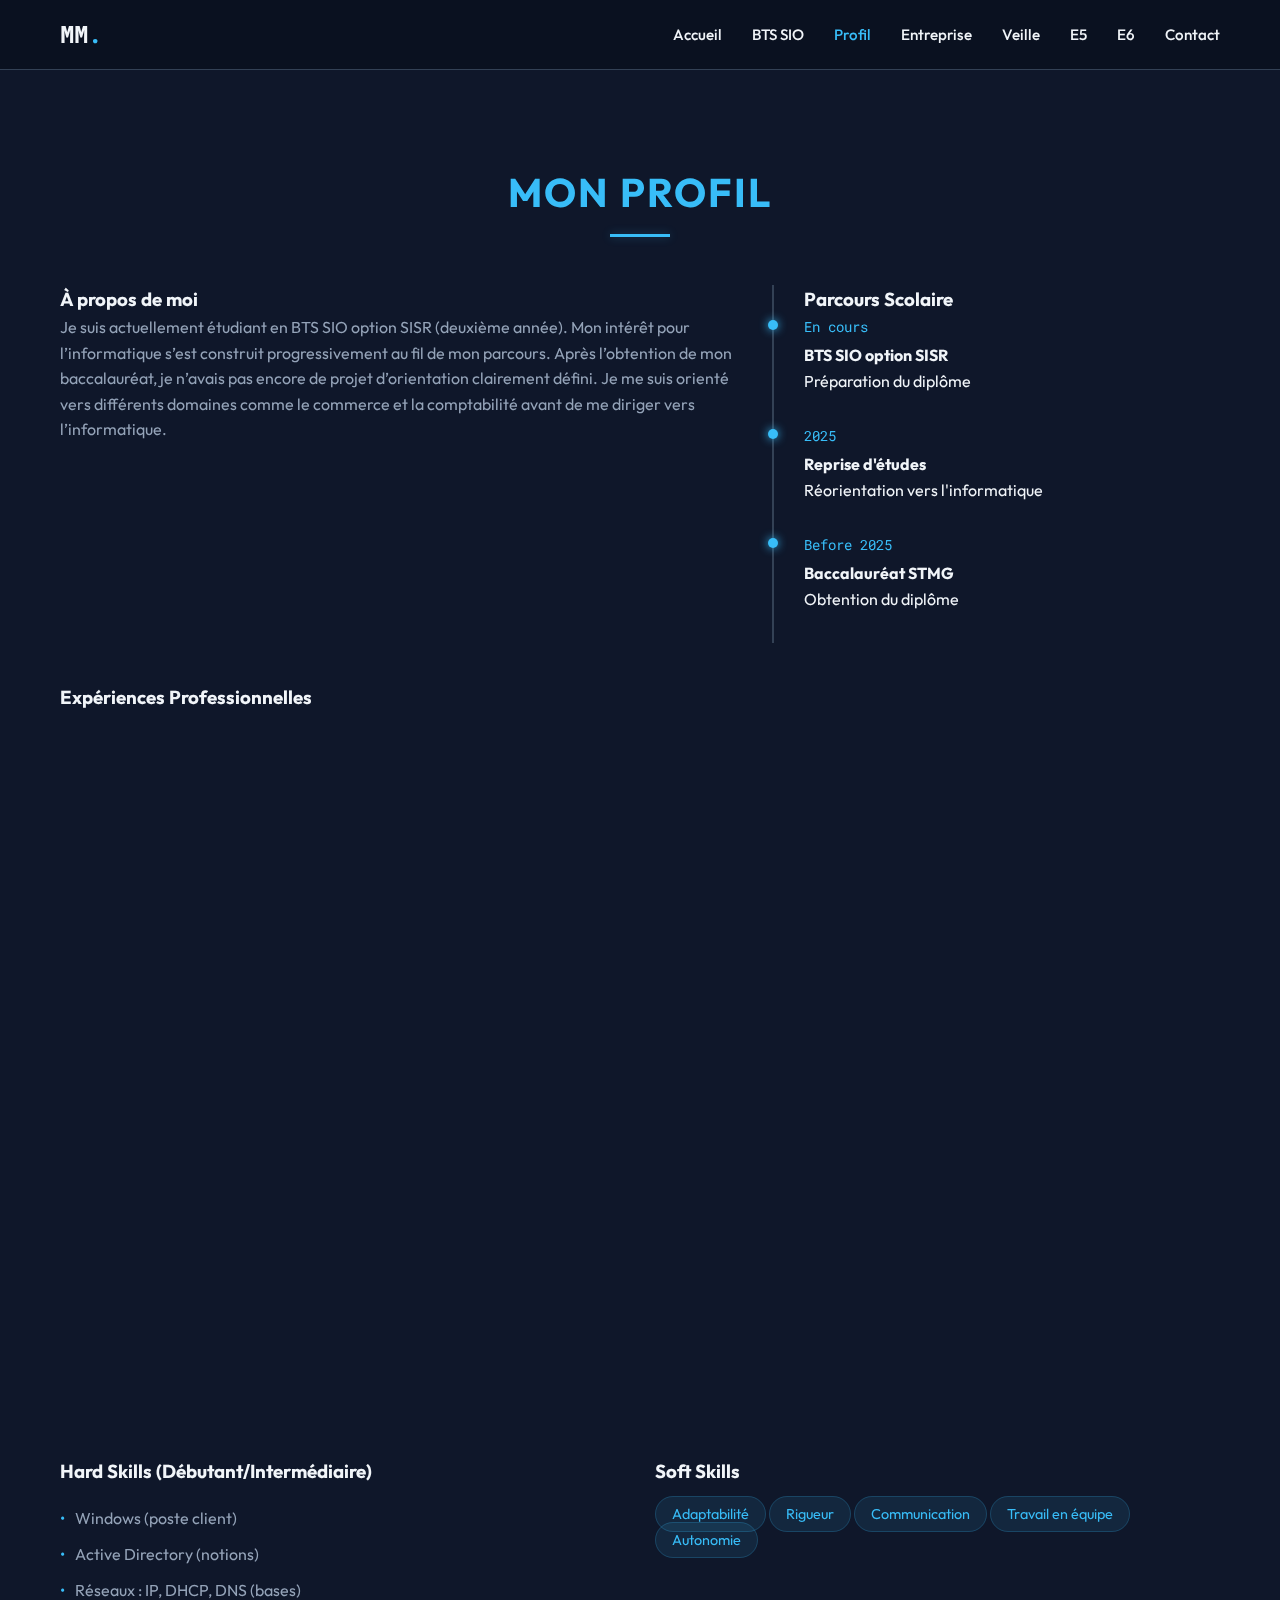
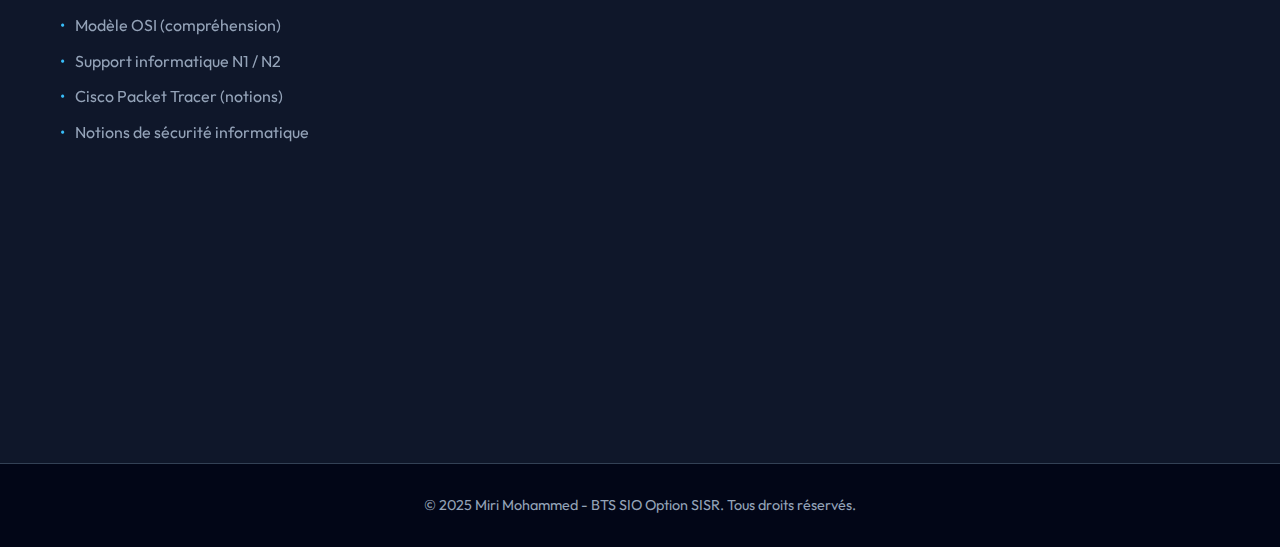
<file: profil.html>
<!DOCTYPE html>
<html lang="fr">

<head>
    <meta charset="UTF-8">
    <meta name="viewport" content="width=device-width, initial-scale=1.0">
    <meta name="description" content="Profil de Miri Mohammed.">
    <title>Profil - Miri Mohammed</title>
    <link rel="preconnect" href="https://fonts.googleapis.com">
    <link rel="preconnect" href="https://fonts.gstatic.com" crossorigin>
    <link
        href="https://fonts.googleapis.com/css2?family=Outfit:wght@300;400;500;700&family=Roboto+Mono:wght@400;700&display=swap"
        rel="stylesheet">
    <link rel="stylesheet" href="styles/style.css">
    <link rel="stylesheet" href="https://cdnjs.cloudflare.com/ajax/libs/font-awesome/6.4.0/css/all.min.css">
</head>

<body>

    <nav class="navbar">
        <div class="container nav-container">
            <a href="index.html" class="logo">MM<span class="accent">.</span></a>
            <div class="menu-toggle" id="mobile-menu">
                <span class="bar"></span>
                <span class="bar"></span>
                <span class="bar"></span>
            </div>
            <ul class="nav-menu">
                <li><a href="index.html" class="nav-link">Accueil</a></li>
                <li><a href="bts.html" class="nav-link">BTS SIO</a></li>
                <li><a href="profil.html" class="nav-link">Profil</a></li>
                <li><a href="entreprise.html" class="nav-link">Entreprise</a></li>
                <li><a href="veille.html" class="nav-link">Veille</a></li>
                <li><a href="e5.html" class="nav-link">E5</a></li>
                <li><a href="e6.html" class="nav-link">E6</a></li>
                <li><a href="contact.html" class="nav-link">Contact</a></li>
            </ul>
        </div>
    </nav>

    <section id="profil" class="section section-dark">
        <div class="container fade-in-section">
            <h2 class="section-title">Mon Profil</h2>

            <div class="profil-grid">
                <div class="about-me">
                    <h3>À propos de moi</h3>
                    <p>Je suis actuellement étudiant en BTS SIO option SISR (deuxième année). Mon intérêt pour
                        l’informatique s’est construit progressivement au fil de mon parcours. Après l’obtention de mon
                        baccalauréat, je n’avais pas encore de projet d’orientation clairement défini. Je me suis
                        orienté vers différents domaines comme le commerce et la comptabilité avant de me diriger vers
                        l’informatique.</p>
                </div>

                <div class="timeline">
                    <h3>Parcours Scolaire</h3>
                    <div class="timeline-item">
                        <span class="year">En cours</span>
                        <div class="content">
                            <h4>BTS SIO option SISR</h4>
                            <p>Préparation du diplôme</p>
                        </div>
                    </div>
                    <div class="timeline-item">
                        <span class="year">2025</span>
                        <div class="content">
                            <h4>Reprise d'études</h4>
                            <p>Réorientation vers l'informatique</p>
                        </div>
                    </div>
                    <div class="timeline-item">
                        <span class="year">Before 2025</span>
                        <div class="content">
                            <h4>Baccalauréat STMG</h4>
                            <p>Obtention du diplôme</p>
                        </div>
                    </div>
                </div>
            </div>

            <div class="experience-block">
                <h3>Expériences Professionnelles</h3>

                <div class="job-card">
                    <div class="job-header">
                        <h4>Technicien support informatique (Alternance)</h4>
                        <span class="company">Quick</span>
                    </div>
                    <p>Missions : support utilisateurs, gestion du stock, réinitialisation et préparation des postes,
                        découverte de l’environnement IT.</p>
                </div>

                <div class="job-card">
                    <div class="job-header">
                        <h4>Conducteur de tramway (1 an)</h4>
                        <span class="company">Ligne T9</span>
                    </div>
                    <p>Responsable de la conduite du tramway, assurant sécurité, ponctualité et réactivité face aux
                        imprévus. Maintien d’un haut niveau de vigilance, sang-froid et réactivité en toutes
                        circonstances.</p>
                </div>

                <div class="job-card">
                    <div class="job-header">
                        <h4>Chauffeur de taxi</h4>
                        <span class="company">Paris</span>
                    </div>
                    <p>Transporter les clients en garantissant sécurité, ponctualité et confort. Service client de
                        qualité : accueil et adaptation aux besoins des passagers.</p>
                </div>

                <div class="job-card">
                    <div class="job-header">
                        <h4>Stage (5 semaines)</h4>
                        <span class="company">Siège informatique Crédit Agricole, Guyancourt</span>
                    </div>
                    <p>Tâches simples : installation et configuration de nouveaux postes de travail (montage,
                        branchements, installation d’images système), connexion au réseau, mise à jour basique des
                        logiciels, inventaire du matériel, assistance N1 aux collaborateurs.</p>
                </div>
            </div>

            <div class="skills-grid">
                <div class="skill-category">
                    <h3>Hard Skills (Débutant/Intermédiaire)</h3>
                    <ul class="skill-list">
                        <li>Windows (poste client)</li>
                        <li>Active Directory (notions)</li>
                        <li>Réseaux : IP, DHCP, DNS (bases)</li>
                        <li>Modèle OSI (compréhension)</li>
                        <li>Support informatique N1 / N2</li>
                        <li>Cisco Packet Tracer (notions)</li>
                        <li>Notions de sécurité informatique</li>
                    </ul>
                </div>
                <div class="skill-category">
                    <h3>Soft Skills</h3>
                    <div class="skill-tags">
                        <span class="skill-tag">Adaptabilité</span>
                        <span class="skill-tag">Rigueur</span>
                        <span class="skill-tag">Communication</span>
                        <span class="skill-tag">Travail en équipe</span>
                        <span class="skill-tag">Autonomie</span>
                    </div>
                </div>
            </div>

            <div class="certifications-cv-container">
                <div class="certification-card">
                    <h3>Langues</h3>
                    <div class="cert-item">
                        <i class="fas fa-language"></i>
                        <span>Français : langue maternelle</span>
                    </div>
                    <div class="cert-item">
                        <i class="fas fa-language"></i>
                        <span>Anglais : B2 (en cours d’amélioration)</span>
                    </div>
                </div>
                <div class="cv-card">
                    <h3>Centres d’intérêt</h3>
                    <div class="skill-tags">
                        <span class="skill-tag">Sport</span>
                        <span class="skill-tag">Boxe anglaise</span>
                        <span class="skill-tag">Musculation</span>
                        <span class="skill-tag">Lecture</span>
                    </div>
                </div>
            </div>

            <div class="cv-download-container" style="margin-top: 20px;">

                <div class="cv-card">
                    <h3>CV</h3>
                    <a href="mon-cv.pdf" class="btn btn-outline" download>Télécharger CV <i
                            class="fas fa-download"></i></a>
                </div>
            </div>
        </div>
    </section>

    <footer>
        <div class="container">
            <p>&copy; 2025 Miri Mohammed - BTS SIO Option SISR. Tous droits réservés.</p>
        </div>
    </footer>

    <script src="js/script.js"></script>
</body>

</html>
</file>
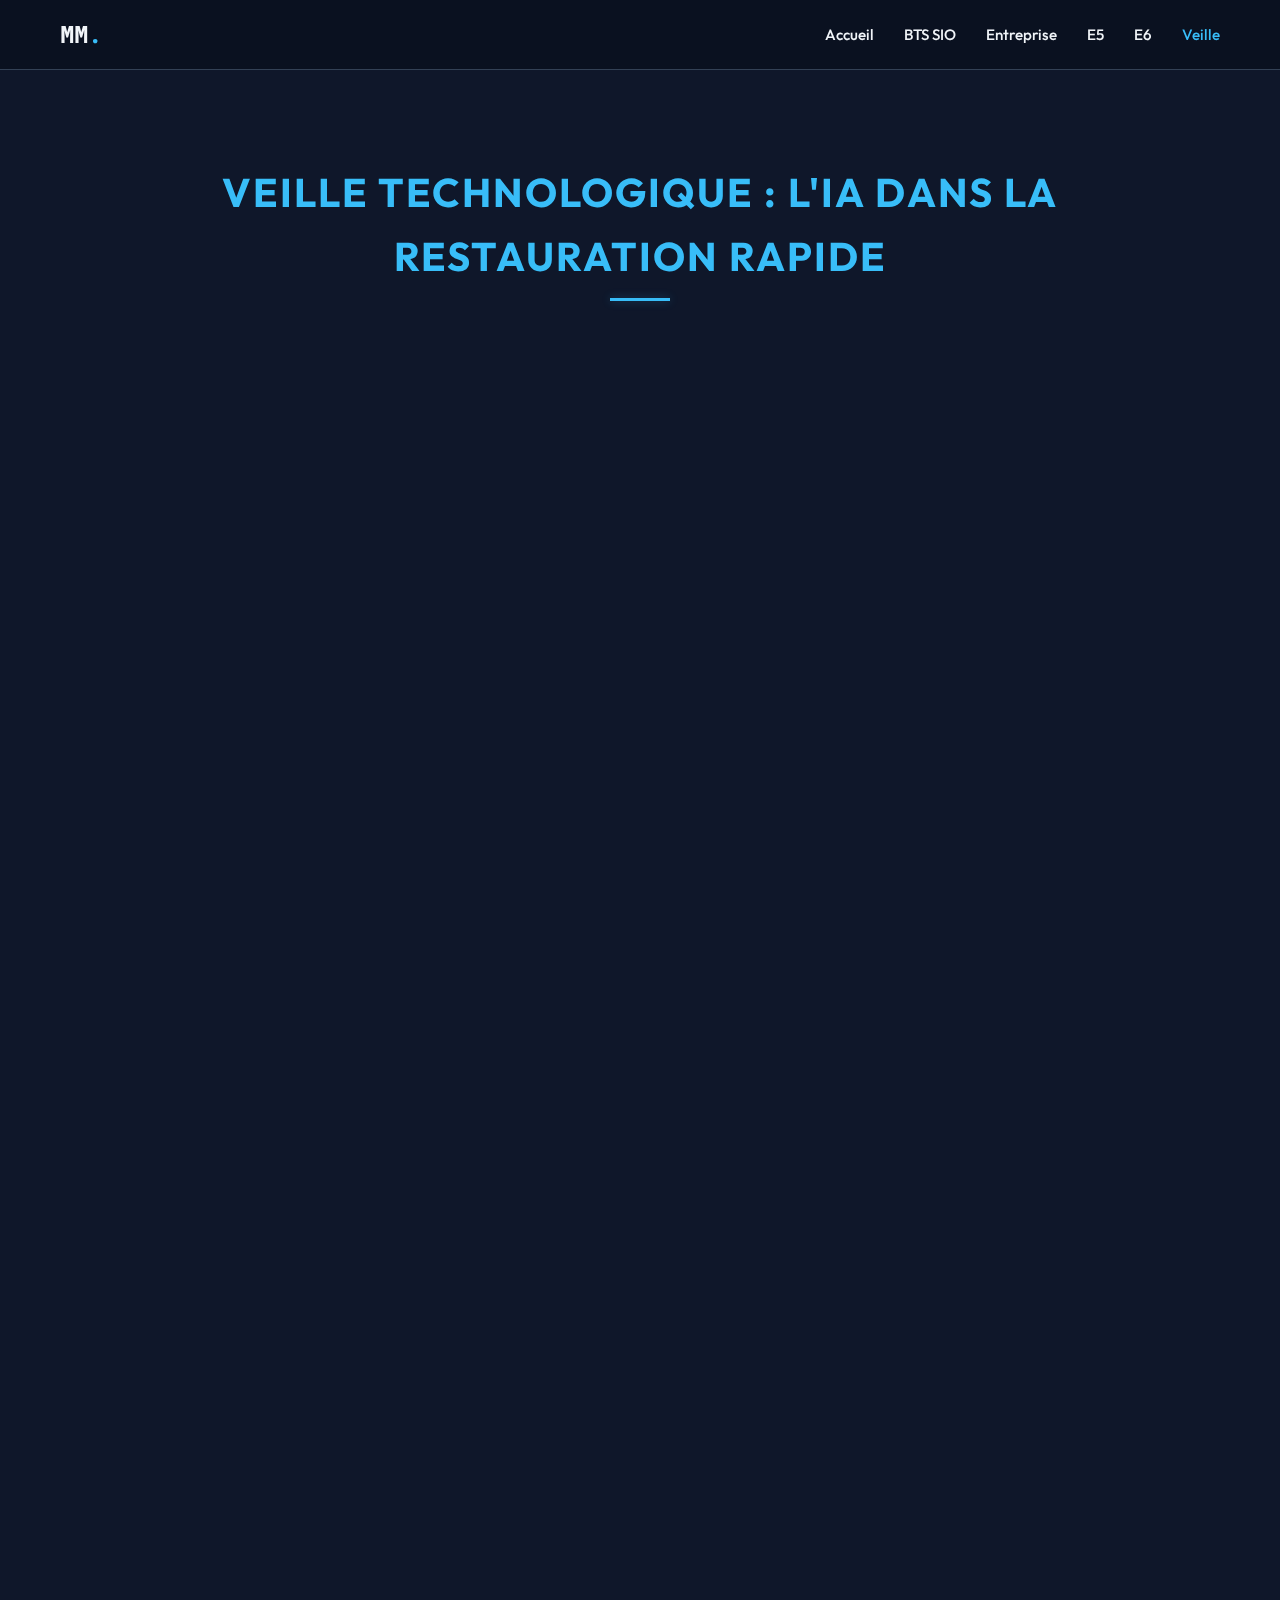
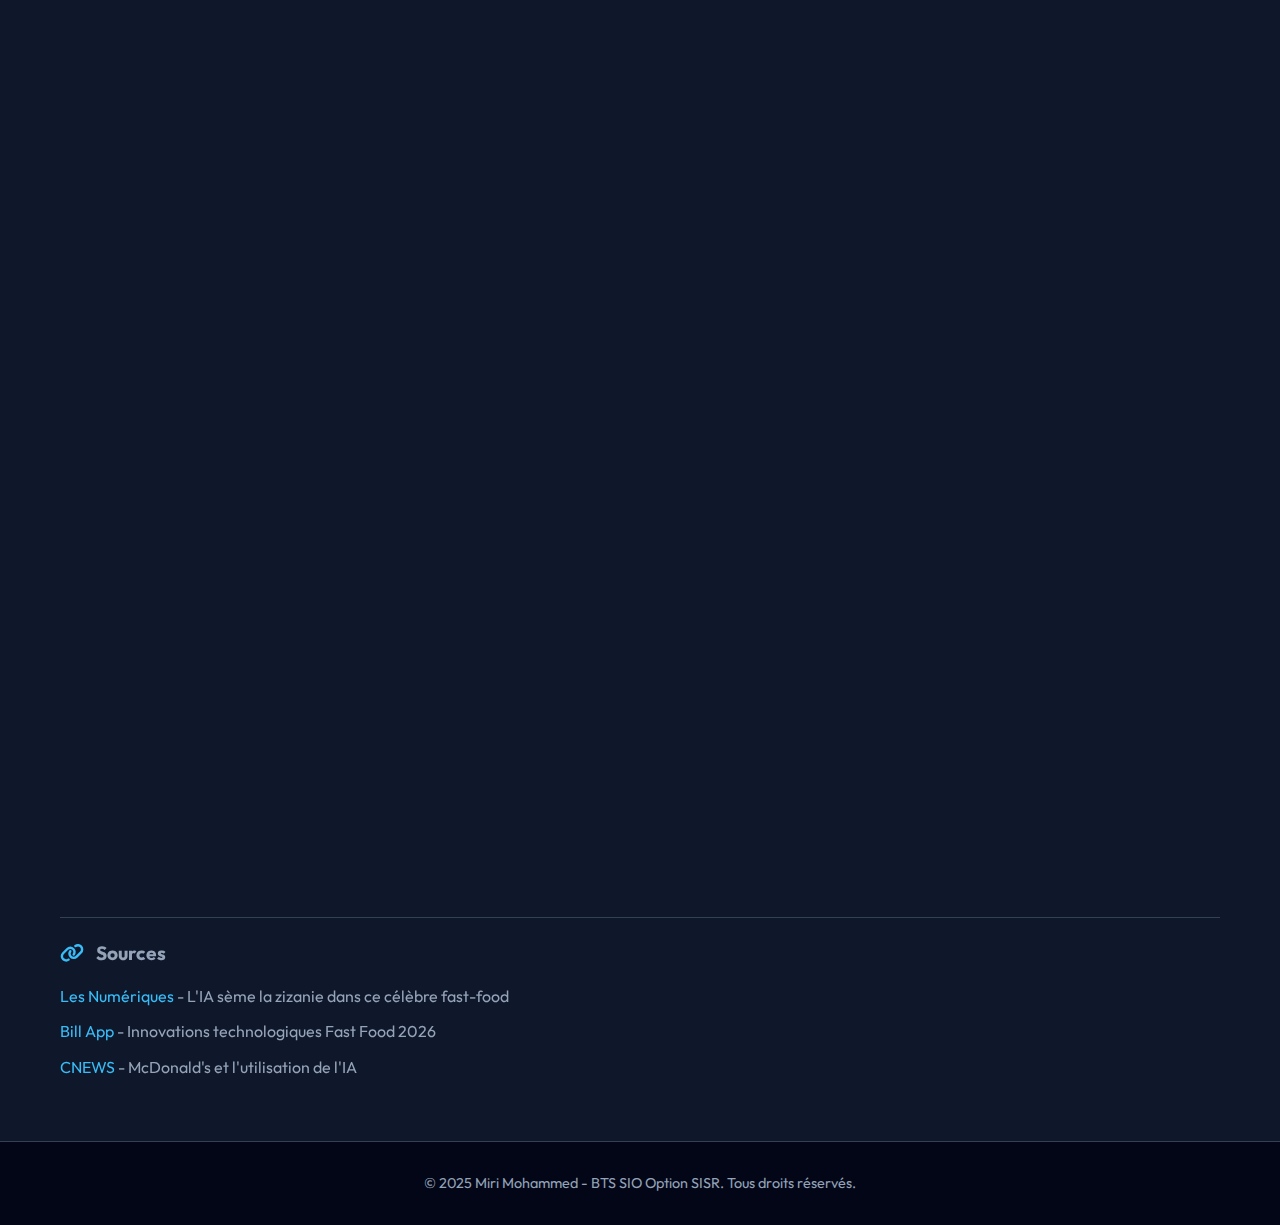
<file: veille.html>
<!DOCTYPE html>
<html lang="fr">

<head>
    <meta charset="UTF-8">
    <meta name="viewport" content="width=device-width, initial-scale=1.0">
    <meta name="description" content="Veille technologique de Miri Mohammed.">
    <title>Veille Technologique - Miri Mohammed</title>
    <link rel="preconnect" href="https://fonts.googleapis.com">
    <link rel="preconnect" href="https://fonts.gstatic.com" crossorigin>
    <link
        href="https://fonts.googleapis.com/css2?family=Outfit:wght@300;400;500;700&family=Roboto+Mono:wght@400;700&display=swap"
        rel="stylesheet">
    <link rel="stylesheet" href="styles/style.css">
    <link rel="stylesheet" href="https://cdnjs.cloudflare.com/ajax/libs/font-awesome/6.4.0/css/all.min.css">
</head>

<body>

    <nav class="navbar">
        <div class="container nav-container">
            <a href="index.html" class="logo">MM<span class="accent">.</span></a>
            <div class="menu-toggle" id="mobile-menu">
                <span class="bar"></span>
                <span class="bar"></span>
                <span class="bar"></span>
            </div>
            <ul class="nav-menu">
                <li><a href="index.html#accueil" class="nav-link">Accueil</a></li>
                <li><a href="bts.html" class="nav-link">BTS SIO</a></li>
                <li><a href="entreprise.html" class="nav-link">Entreprise</a></li>
                <li><a href="e5.html" class="nav-link">E5</a></li>
                <li><a href="e6.html" class="nav-link">E6</a></li>
                <li><a href="veille.html" class="nav-link">Veille</a></li>
            </ul>
        </div>
    </nav>

    <section id="veille" class="section section-dark">
        <div class="container fade-in-section">
            <h2 class="section-title">Veille Technologique : L'IA dans la Restauration Rapide</h2>

            <div class="veille-section">
                <!-- 1. Introduction -->
                <div class="veille-item veille-intro">
                    <div class="veille-content">
                        <h3>L’intelligence artificielle : Une révolution pour le Fast-Food</h3>
                        <p>L’intelligence artificielle prend une place croissante dans la restauration rapide. Elle
                            permet d’automatiser la prise de commande, d’optimiser la gestion des restaurants et de
                            personnaliser l’expérience client.</p>
                        <p>Dans certains pays comme le Japon ou la Chine, des enseignes telles que KFC utilisent déjà
                            des bornes intelligentes capables de proposer des produits adaptés aux habitudes de
                            consommation.</p>
                        <p>Cette veille technologique présente les principaux usages, avantages et limites de l’IA dans
                            le fast-food.</p>
                    </div>
                    <div class="veille-image">
                        <img src="Veille/Introduction.webp" alt="Introduction IA Fast Food">
                    </div>
                </div>

                <!-- 2. Outils et Technologies -->
                <div class="veille-item">
                    <div class="veille-content">
                        <h3>Outils et Technologies IA</h3>
                        <p>Plusieurs technologies rendent l’IA possible en restauration rapide.</p>
                        <p>La reconnaissance vocale est utilisée dans les drive-thrus pour automatiser la prise de
                            commande. La vision par ordinateur permet d’optimiser les bornes interactives.</p>
                        <p>L’IA prédictive analyse les données de vente afin d’anticiper les besoins en stock et les
                            pics d’activité. Des chatbots et assistants virtuels peuvent également gérer les commandes
                            en ligne et la relation client.</p>
                    </div>
                    <div class="veille-image">
                        <img src="Veille/Outils et technologie IA.webp" alt="Outils IA">
                    </div>
                </div>

                <!-- 3. Avantages -->
                <div class="veille-item">
                    <div class="veille-content">
                        <h3>Avantages de l'IA</h3>
                        <p>L’IA améliore la rapidité du service en analysant les flux de clients et en anticipant les
                            périodes d’affluence, ce qui permet de réduire les temps d’attente.</p>
                        <p>Elle permet également de personnaliser l’expérience client en proposant des produits adaptés
                            aux habitudes de consommation, comme des desserts ou des boissons complémentaires.</p>
                        <p>Ces technologies contribuent aussi à une meilleure gestion des stocks, à la réduction du
                            gaspillage alimentaire et à une augmentation de la satisfaction client.</p>
                    </div>
                    <div class="veille-image">
                        <img src="Veille/Avantage.webp" alt="Avantages IA">
                    </div>
                </div>

                <!-- 4. Défaillances et Limites -->
                <div class="veille-item">
                    <div class="veille-content">
                        <h3>Défaillances et Limites</h3>
                        <p>Malgré ses avantages, l’IA présente certaines limites.</p>
                        <p>Des tests réalisés par certaines enseignes, comme Taco Bell, ont montré des difficultés de
                            compréhension lors des commandes vocales, notamment en cas d’accents ou de demandes
                            complexes.</p>
                        <p>Ces défaillances soulignent l’importance d’une supervision humaine afin de garantir une
                            expérience client fiable et éviter les erreurs.</p>
                    </div>
                    <div class="veille-image split-image">
                        <img src="Veille/Defaillance et limite.webp" alt="Limites IA - Image 1">
                        <img src="Veille/Defaillance et limite 2.png" alt="Limites IA - Image 2">
                    </div>
                </div>

                <!-- 5. Conclusion -->
                <div class="veille-item">
                    <div class="veille-content">
                        <h3>Conclusion</h3>
                        <p>L’intelligence artificielle transforme progressivement la restauration rapide en améliorant
                            la rapidité, la personnalisation et l’efficacité des services.</p>
                        <p>Bien qu’elle présente encore des limites, l’IA représente une opportunité majeure pour les
                            enseignes comme Quick, à condition d’être correctement testée et encadrée.</p>
                        <p>Cette veille technologique illustre l’importance de suivre les évolutions numériques dans le
                            cadre d’un BTS SIO.</p>
                    </div>
                    <div class="veille-image">
                        <img src="Veille/Conclusion.webp" alt="Conclusion Veille IA">
                    </div>
                </div>

                <!-- Sources Section -->
                <div class="veille-sources"
                    style="margin-top: 60px; padding-top: 20px; border-top: 1px solid var(--border-color);">
                    <h3 style="color: var(--text-secondary); font-size: 1.2rem; margin-bottom: 15px;"><i
                            class="fas fa-link accent-icon"></i> Sources</h3>
                    <ul style="color: var(--text-secondary); list-style: none; padding-left: 0;">
                        <li style="margin-bottom: 10px;"><a
                                href="https://www.lesnumeriques.com/intelligence-artificielle/l-ia-seme-la-zizanie-dans-ce-celebre-fast-food-qui-suspend-son-utilisation-sur-les-bornes-de-commande-n242112.html?utm_source=chatgpt.com"
                                target="_blank" style="color: var(--accent-color); transition: color 0.3s;">Les
                                Numériques</a> - L'IA sème la zizanie dans ce célèbre fast-food</li>
                        <li style="margin-bottom: 10px;"><a
                                href="https://www.bill-app.fr/articles/innovations-technologiques-fast-food-2026/#:~:text=L'intelligence%20artificielle%20(IA),ajuster%20la%20production%20en%20cons%C3%A9quence."
                                target="_blank" style="color: var(--accent-color); transition: color 0.3s;">Bill App</a>
                            - Innovations technologiques Fast Food 2026</li>
                        <li><a href="https://www.cnews.fr/food/2024-06-19/mcdonalds-bacon-sur-de-la-glace-nuggets-200-dollars-lutilisation-de-lia-dans-des"
                                target="_blank" style="color: var(--accent-color); transition: color 0.3s;">CNEWS</a> -
                            McDonald's et l'utilisation de l'IA</li>
                    </ul>
                </div>
            </div>
        </div>
    </section>

    <footer>
        <div class="container">
            <p>&copy; 2025 Miri Mohammed - BTS SIO Option SISR. Tous droits réservés.</p>
        </div>
    </footer>

    <script src="js/script.js"></script>
</body>

</html>
</file>
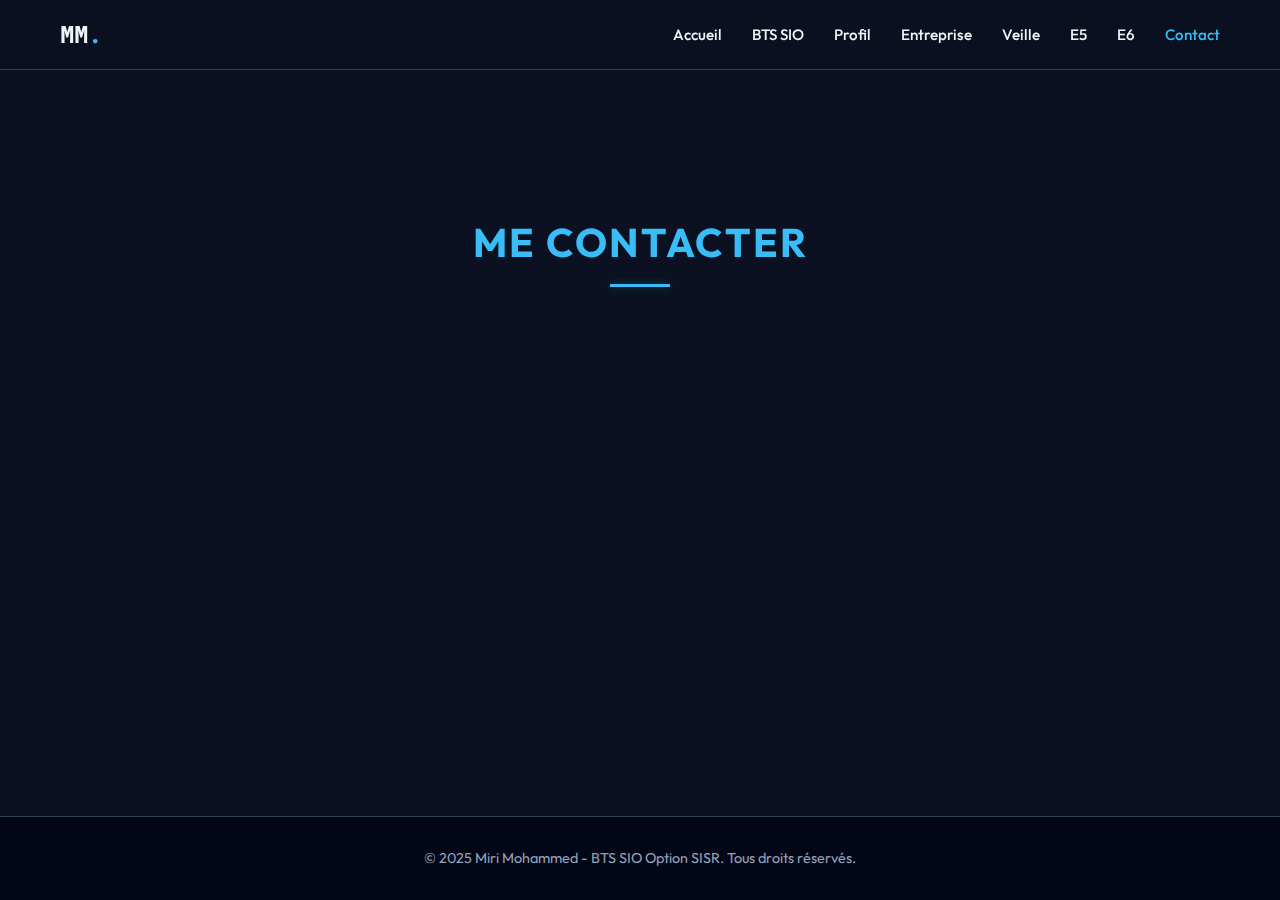
<file: PORTEFOLIO/contact.html>
<!DOCTYPE html>
<html lang="fr">

<head>
    <meta charset="UTF-8">
    <meta name="viewport" content="width=device-width, initial-scale=1.0">
    <meta name="description" content="Contact Miri Mohammed.">
    <title>Contact - Miri Mohammed</title>
    <link rel="preconnect" href="https://fonts.googleapis.com">
    <link rel="preconnect" href="https://fonts.gstatic.com" crossorigin>
    <link
        href="https://fonts.googleapis.com/css2?family=Outfit:wght@300;400;500;700&family=Roboto+Mono:wght@400;700&display=swap"
        rel="stylesheet">
    <link rel="stylesheet" href="styles/style.css">
    <link rel="stylesheet" href="https://cdnjs.cloudflare.com/ajax/libs/font-awesome/6.4.0/css/all.min.css">
</head>

<body>

    <nav class="navbar">
        <div class="container nav-container">
            <a href="index.html" class="logo">MM<span class="accent">.</span></a>
            <div class="menu-toggle" id="mobile-menu">
                <span class="bar"></span>
                <span class="bar"></span>
                <span class="bar"></span>
            </div>
            <ul class="nav-menu">
                <li><a href="index.html" class="nav-link">Accueil</a></li>
                <li><a href="bts.html" class="nav-link">BTS SIO</a></li>
                <li><a href="profil.html" class="nav-link">Profil</a></li>
                <li><a href="entreprise.html" class="nav-link">Entreprise</a></li>
                <li><a href="veille.html" class="nav-link">Veille</a></li>
                <li><a href="e5.html" class="nav-link">E5</a></li>
                <li><a href="e6.html" class="nav-link">E6</a></li>
                <li><a href="contact.html" class="nav-link">Contact</a></li>
            </ul>
        </div>
    </nav>

    <section id="contact" class="section">
        <div class="container fade-in-section contact-wrapper">
            <h2 class="section-title">Me Contacter</h2>
            <div class="contact-card">
                <div class="contact-info">
                    <div class="info-item">
                        <i class="fas fa-user"></i>
                        <span>Miri Mohammed</span>
                    </div>
                    <div class="info-item">
                        <i class="fas fa-envelope"></i>
                        <a href="mailto:miri.mohamed94400@gmail.com">miri.mohamed94400@gmail.com</a>
                    </div>
                    <div class="info-item">
                        <i class="fas fa-phone"></i>
                        <a href="tel:+33624776370">06 24 77 63 70</a>
                    </div>
                </div>
                <div class="thank-you-msg">
                    <p>Merci de votre visite sur mon portfolio. N'hésitez pas à me contacter pour toute information
                        complémentaire.</p>
                </div>
            </div>
        </div>
    </section>

    <footer>
        <div class="container">
            <p>&copy; 2025 Miri Mohammed - BTS SIO Option SISR. Tous droits réservés.</p>
        </div>
    </footer>

    <script src="js/script.js"></script>
</body>

</html>
</file>
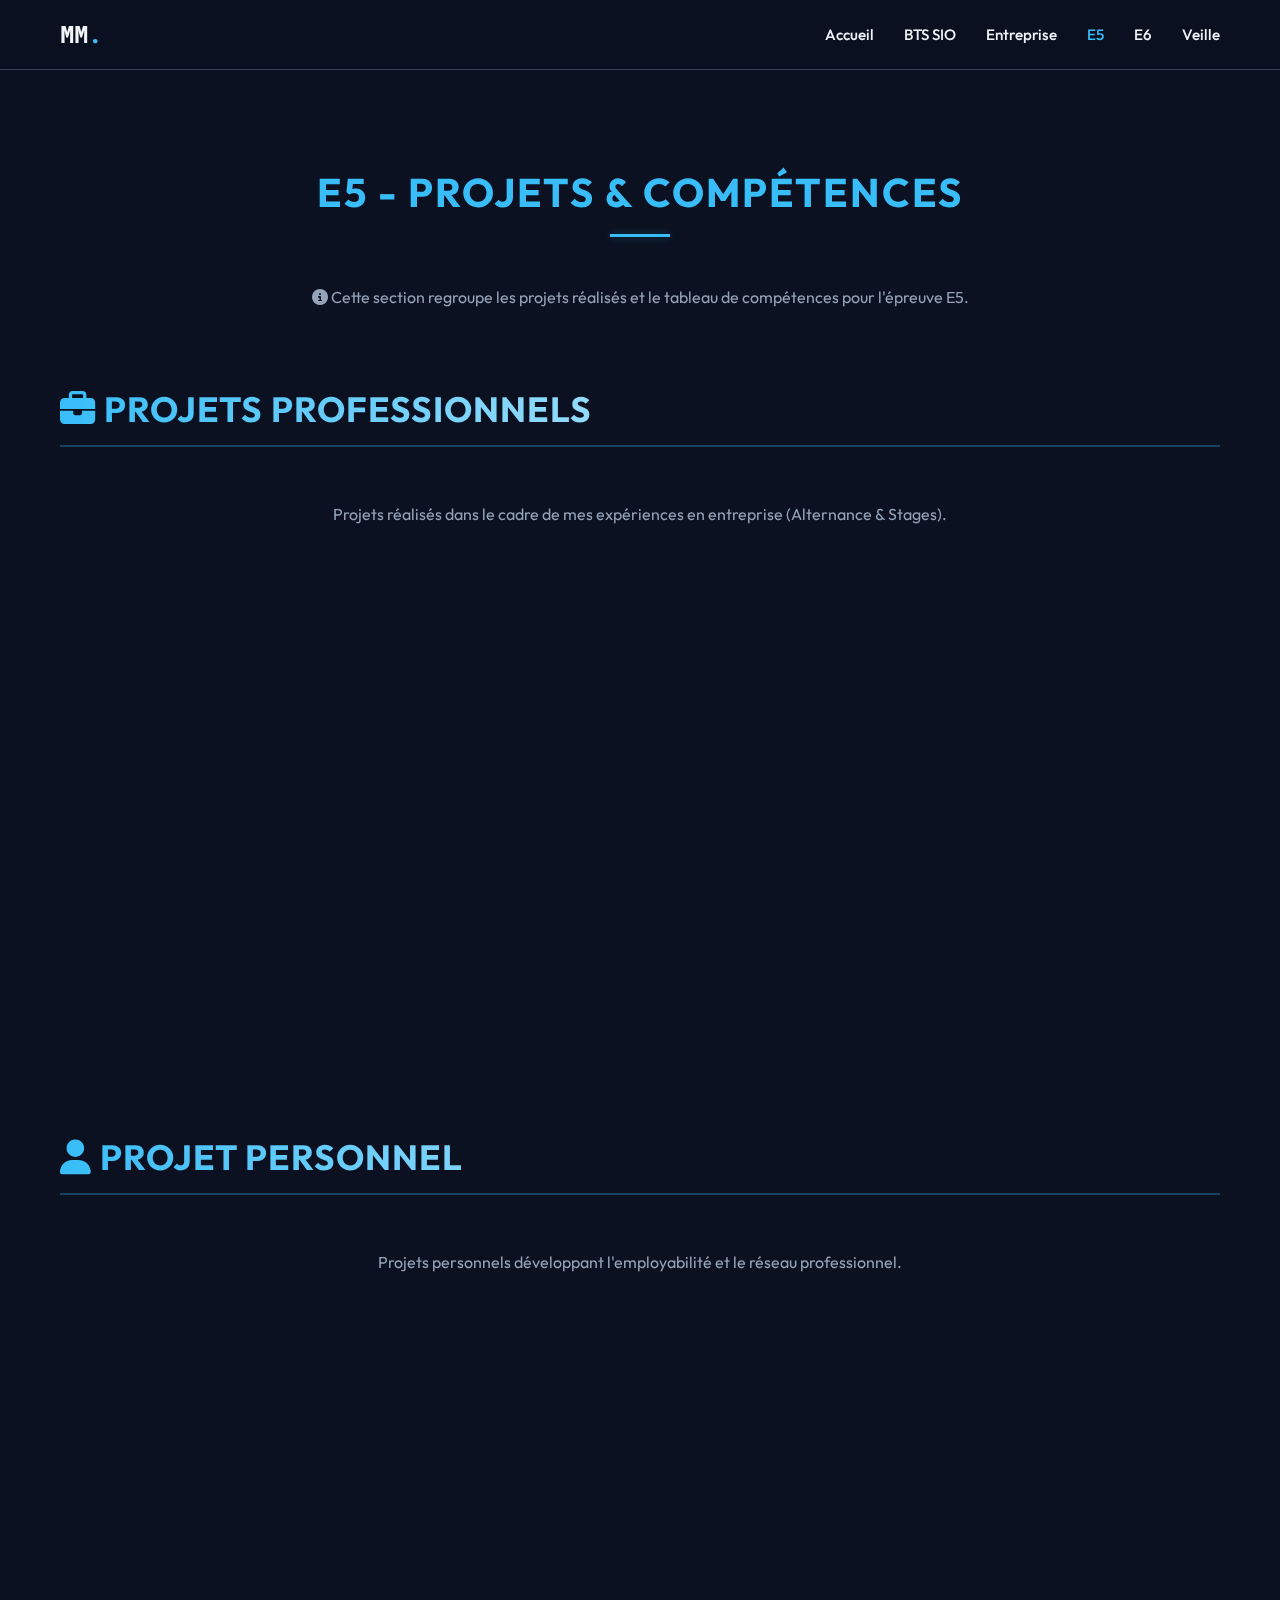
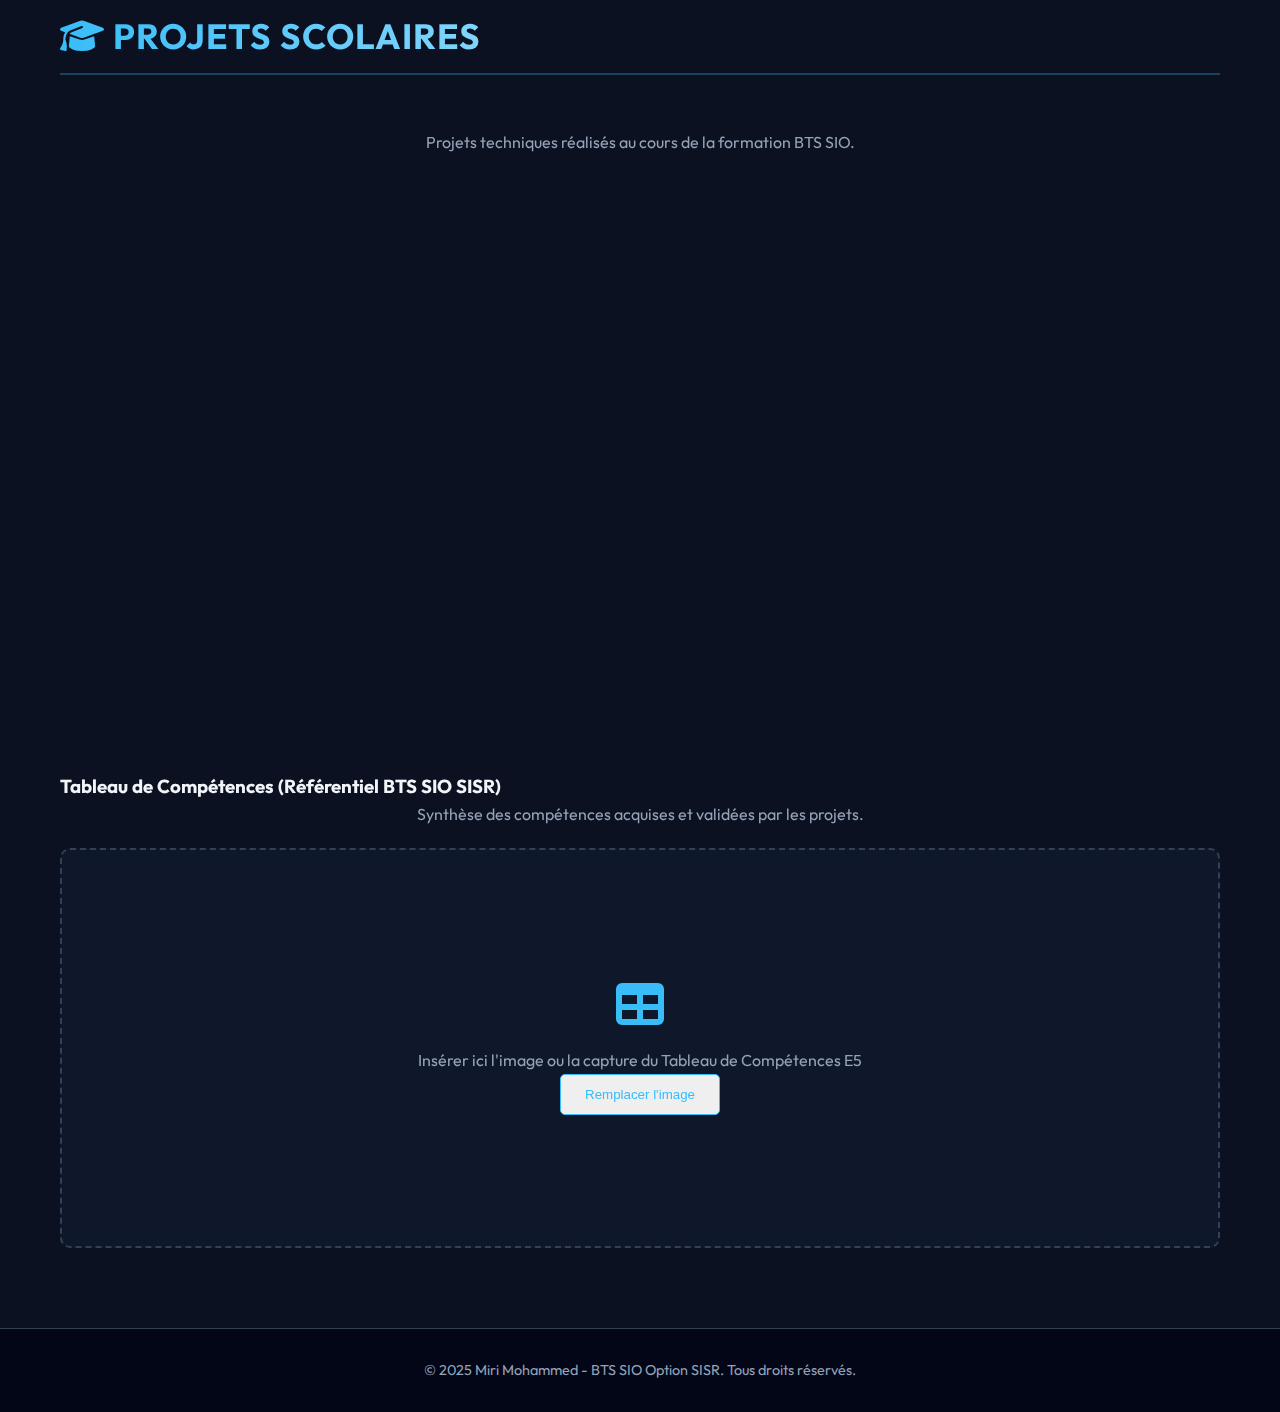
<file: PORTEFOLIO/e5.html>
<!DOCTYPE html>
<html lang="fr">

<head>
    <meta charset="UTF-8">
    <meta name="viewport" content="width=device-width, initial-scale=1.0">
    <meta name="description" content="E5 Projets et Compétences du BTS SIO.">
    <title>E5 Projets & Compétences - Miri Mohammed</title>
    <link rel="preconnect" href="https://fonts.googleapis.com">
    <link rel="preconnect" href="https://fonts.gstatic.com" crossorigin>
    <link
        href="https://fonts.googleapis.com/css2?family=Outfit:wght@300;400;500;700&family=Roboto+Mono:wght@400;700&display=swap"
        rel="stylesheet">
    <link rel="stylesheet" href="styles/style.css">
    <link rel="stylesheet" href="https://cdnjs.cloudflare.com/ajax/libs/font-awesome/6.4.0/css/all.min.css">
</head>

<body>

    <nav class="navbar">
        <div class="container nav-container">
            <a href="index.html" class="logo">MM<span class="accent">.</span></a>
            <div class="menu-toggle" id="mobile-menu">
                <span class="bar"></span>
                <span class="bar"></span>
                <span class="bar"></span>
            </div>
            <ul class="nav-menu">
                <li><a href="index.html#accueil" class="nav-link">Accueil</a></li>
                <li><a href="bts.html" class="nav-link">BTS SIO</a></li>
                <li><a href="entreprise.html" class="nav-link">Entreprise</a></li>
                <li><a href="e5.html" class="nav-link">E5</a></li>
                <li><a href="e6.html" class="nav-link">E6</a></li>
                <li><a href="veille.html" class="nav-link">Veille</a></li>
            </ul>
        </div>
    </nav>

    <section id="e5" class="section">
        <div class="container fade-in-section">
            <h2 class="section-title">E5 - Projets & Compétences</h2>
            <div class="alert-box" style="margin-bottom: 30px; text-align: center; color: var(--text-secondary);">
                <i class="fas fa-info-circle"></i> Cette section regroupe les projets réalisés et le tableau de
                compétences pour l'épreuve E5.
            </div>

            <div class="projects-container">
                <!-- Section Projets Professionnels -->
                <h4 class="subsection-title"><i class="fas fa-briefcase"></i> Projets Professionnels</h4>
                <p class="subtitle-text">Projets réalisés dans le cadre de mes expériences en entreprise (Alternance &
                    Stages).</p>

                <!-- Projet VPN -->
                <div class="project-card">
                    <div class="project-header">
                        <h4>✅ Projet VPN</h4>
                        <span class="project-type">Infrastructure & Sécurité</span>
                    </div>
                    <div class="project-body">
                        <p>Projet de migration d’un VPN SSL vers un VPN IPsec réalisé en entreprise afin d’assurer la
                            continuité et la sécurité des accès distants. La solution a été déployée auprès d’une
                            quarantaine d’utilisateurs dans un délai contraint.</p>
                        <div style="margin-top: 15px;">
                            <a href="E5/E5_Projet_Migration_VPNS_SSL_vers_VPN_IPSEC.pdf" class="btn btn-small"
                                target="_blank"><i class="fas fa-file-alt"></i> Consulter le document E5 – Migration
                                VPN</a>
                        </div>
                    </div>
                </div>

                <!-- Projet Stock -->
                <div class="project-card">
                    <div class="project-header">
                        <h4>✅ Projet : Gestion du stock informatique</h4>
                        <span class="project-type">Alternance Quick</span>
                    </div>
                    <div class="project-body">
                        <p>Projet de gestion du stock informatique visant à sécuriser et préparer des équipements pour
                            leur revente, avec un suivi précis du matériel.</p>
                        <div style="margin-top: 15px;">
                            <a href="E5/E5_Gestion_Parc_Informatique.pdf" class="btn btn-small" target="_blank"><i
                                    class="fas fa-file-alt"></i> Consulter le document E5 – Gestion du parc
                                informatique</a>
                        </div>
                    </div>
                </div>

                <!-- Section Projet Personnel -->
                <h4 class="subsection-title" style="margin-top: 40px;"><i class="fas fa-user"></i> Projet Personnel</h4>
                <p class="subtitle-text">Projets personnels développant l'employabilité et le réseau professionnel.</p>

                <!-- Projet LinkedIn -->
                <div class="project-card">
                    <div class="project-header">
                        <h4>✅ Développement d'un réseau et de l'employabilité</h4>
                        <span class="project-type">Réseautage & Carrière</span>
                    </div>
                    <div class="project-body">
                        <p>Développement de mon profil professionnel et de mon réseau via LinkedIn pour accroître ma
                            visibilité et mes opportunités.</p>
                        <div style="margin-top: 15px;">
                            <a href="https://www.linkedin.com/in/mohammed-miri-701197253/" class="btn btn-small"
                                target="_blank"><i class="fab fa-linkedin"></i> Voir mon profil LinkedIn</a>
                        </div>
                    </div>
                </div>

                <!-- Section Projets Scolaires -->
                <h4 class="subsection-title" style="margin-top: 40px;"><i class="fas fa-graduation-cap"></i> Projets
                    Scolaires</h4>
                <p class="subtitle-text">Projets techniques réalisés au cours de la formation BTS SIO.</p>

                <!-- Projet AD DHCP DNS -->
                <div class="project-card">
                    <div class="project-header">
                        <h4>✅ Projet AD DHCP DNS</h4>
                        <span class="project-type">Infrastructure & Réseau</span>
                    </div>
                    <div class="project-body">
                        <p>Mise en place d'une infrastructure Windows Server avec Active Directory, DNS, DHCP pour
                            centraliser
                            l'authentification, organiser les utilisateurs par service et automatiser la configuration
                            des postes
                            au sein du site du stade.</p>
                        <div style="margin-top: 15px;">
                            <a href="E5/E5_Projet_AD_DHCP_DNS.pdf" class="btn btn-small" target="_blank"><i
                                    class="fas fa-file-alt"></i> Consulter le document E5 – AD DHCP DNS</a>
                        </div>
                    </div>
                </div>

                <!-- Projet VLAN CISCO -->
                <div class="project-card">
                    <div class="project-header">
                        <h4>✅ Projet VLAN CISCO</h4>
                        <span class="project-type">Réseau & Sécurité</span>
                    </div>
                    <div class="project-body">
                        <p>Projet de segmentation du réseau de StadiumCompany en plusieurs VLAN sur des équipements
                            Cisco afin
                            d'isoler les différents services et d'améliorer la performance et la sécurité du réseau.</p>
                        <div style="margin-top: 15px;">
                            <a href="E5/E5_Projet_VLAN_CISCO.pdf" class="btn btn-small" target="_blank"><i
                                    class="fas fa-file-alt"></i> Consulter le document E5 – VLAN CISCO</a>
                        </div>
                    </div>
                </div>
            </div>

            <div class="competencies-container">
                <h3>Tableau de Compétences (Référentiel BTS SIO SISR)</h3>
                <p class="subtitle-text">Synthèse des compétences acquises et validées par les projets.</p>

                <!-- Placeholder for Image -->
                <div class="table-placeholder">
                    <!-- Example of how to structure the content if an image is added later
                    <img src="path/to/image.jpg" alt="Tableau de compétences" class="placeholder-img">
                    -->
                    <div class="placeholder-content">
                        <i class="fas fa-table fa-3x"></i>
                        <p>Insérer ici l'image ou la capture du Tableau de Compétences E5</p>
                        <!-- Button to simulate upload/replace action -->
                        <button class="btn btn-outline"
                            onclick="alert('Fonctionnalité de remplacement d\'image à implémenter. Placez votre image dans le dossier et utilisez la balise img.')">Remplacer
                            l'image</button>
                    </div>
                </div>
            </div>
        </div>
    </section>

    <footer>
        <div class="container">
            <p>&copy; 2025 Miri Mohammed - BTS SIO Option SISR. Tous droits réservés.</p>
        </div>
    </footer>

    <script src="js/script.js"></script>
</body>

</html>
</file>
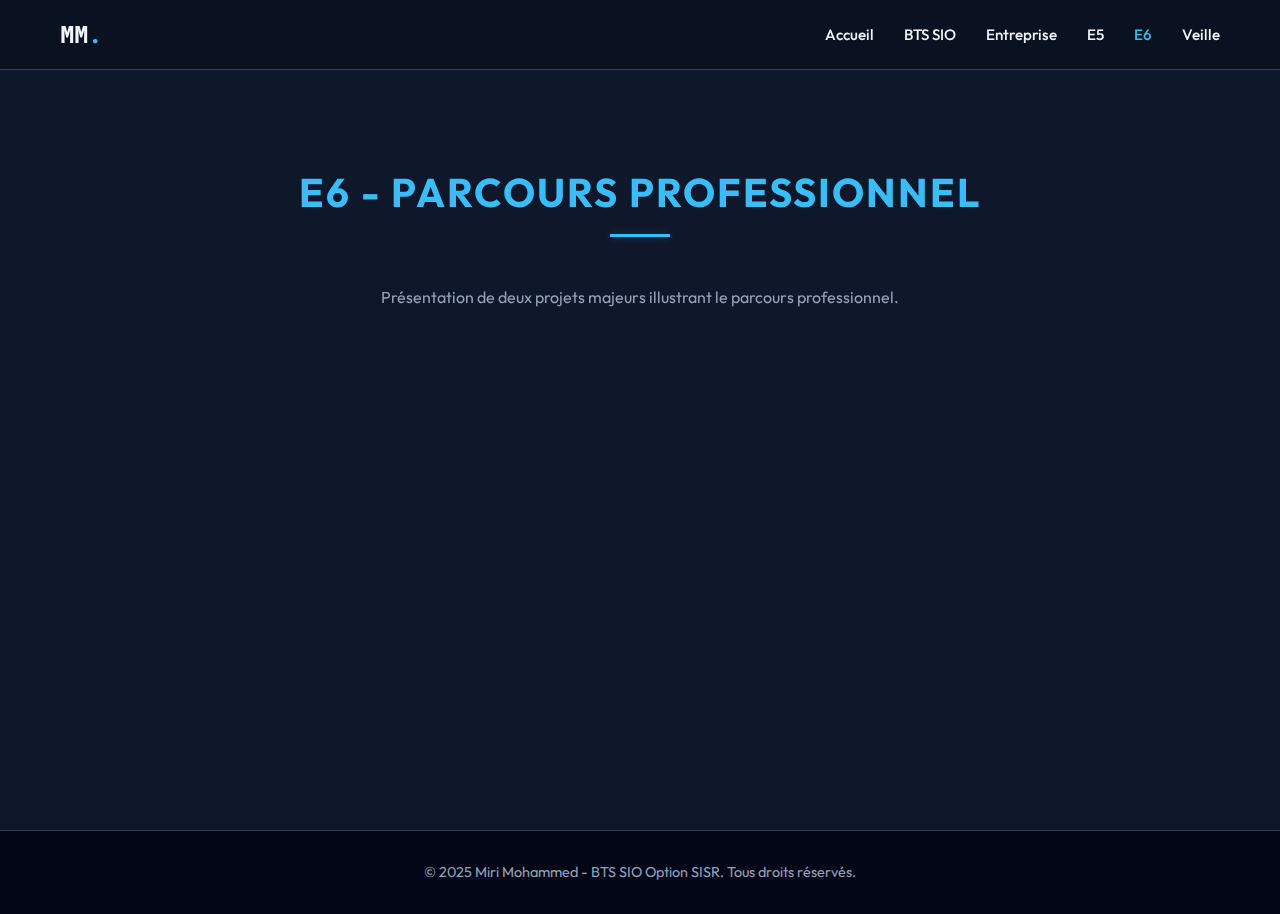
<file: PORTEFOLIO/e6.html>
<!DOCTYPE html>
<html lang="fr">

<head>
    <meta charset="UTF-8">
    <meta name="viewport" content="width=device-width, initial-scale=1.0">
    <meta name="description" content="Projets E6 de Miri Mohammed.">
    <title>E6 - Miri Mohammed</title>
    <link rel="preconnect" href="https://fonts.googleapis.com">
    <link rel="preconnect" href="https://fonts.gstatic.com" crossorigin>
    <link
        href="https://fonts.googleapis.com/css2?family=Outfit:wght@300;400;500;700&family=Roboto+Mono:wght@400;700&display=swap"
        rel="stylesheet">
    <link rel="stylesheet" href="styles/style.css">
    <link rel="stylesheet" href="https://cdnjs.cloudflare.com/ajax/libs/font-awesome/6.4.0/css/all.min.css">
</head>

<body>

    <nav class="navbar">
        <div class="container nav-container">
            <a href="index.html" class="logo">MM<span class="accent">.</span></a>
            <div class="menu-toggle" id="mobile-menu">
                <span class="bar"></span>
                <span class="bar"></span>
                <span class="bar"></span>
            </div>
            <ul class="nav-menu">
                <li><a href="index.html#accueil" class="nav-link">Accueil</a></li>
                <li><a href="bts.html" class="nav-link">BTS SIO</a></li>
                <li><a href="entreprise.html" class="nav-link">Entreprise</a></li>
                <li><a href="e5.html" class="nav-link">E5</a></li>
                <li><a href="e6.html" class="nav-link">E6</a></li>
                <li><a href="veille.html" class="nav-link">Veille</a></li>
            </ul>
        </div>
    </nav>

    <section id="e6" class="section section-dark">
        <div class="container fade-in-section">
            <h2 class="section-title">E6 - Parcours Professionnel</h2>
            <p class="intro-text" style="text-align: center; color: var(--text-secondary); margin-bottom: 30px;">
                Présentation de deux projets majeurs illustrant le parcours professionnel.</p>

            <div class="projects-container">
                <!-- Projet Active Directory -->
                <div class="project-card">
                    <div class="project-header">
                        <h4>✅ Active Directory</h4>
                        <span class="project-type">Infrastructure & Réseau</span>
                    </div>
                    <div class="project-body">
                        <p>Déploiement d’une infrastructure Active Directory incluant les services DNS, DHCP et GPO dans
                            un environnement virtualisé afin de centraliser et sécuriser la gestion des utilisateurs et
                            des postes.</p>

                        <div style="margin-top: 15px;">
                            <a href="E6/E6_Projet_Active_Directory.pdf" class="btn btn-small" target="_blank"><i
                                    class="fas fa-file-pdf"></i> Consulter le document E6 – Projet Active Directory</a>
                        </div>
                    </div>
                </div>
            </div>
        </div>
    </section>

    <footer>
        <div class="container">
            <p>&copy; 2025 Miri Mohammed - BTS SIO Option SISR. Tous droits réservés.</p>
        </div>
    </footer>

    <script src="js/script.js"></script>
</body>

</html>
</file>
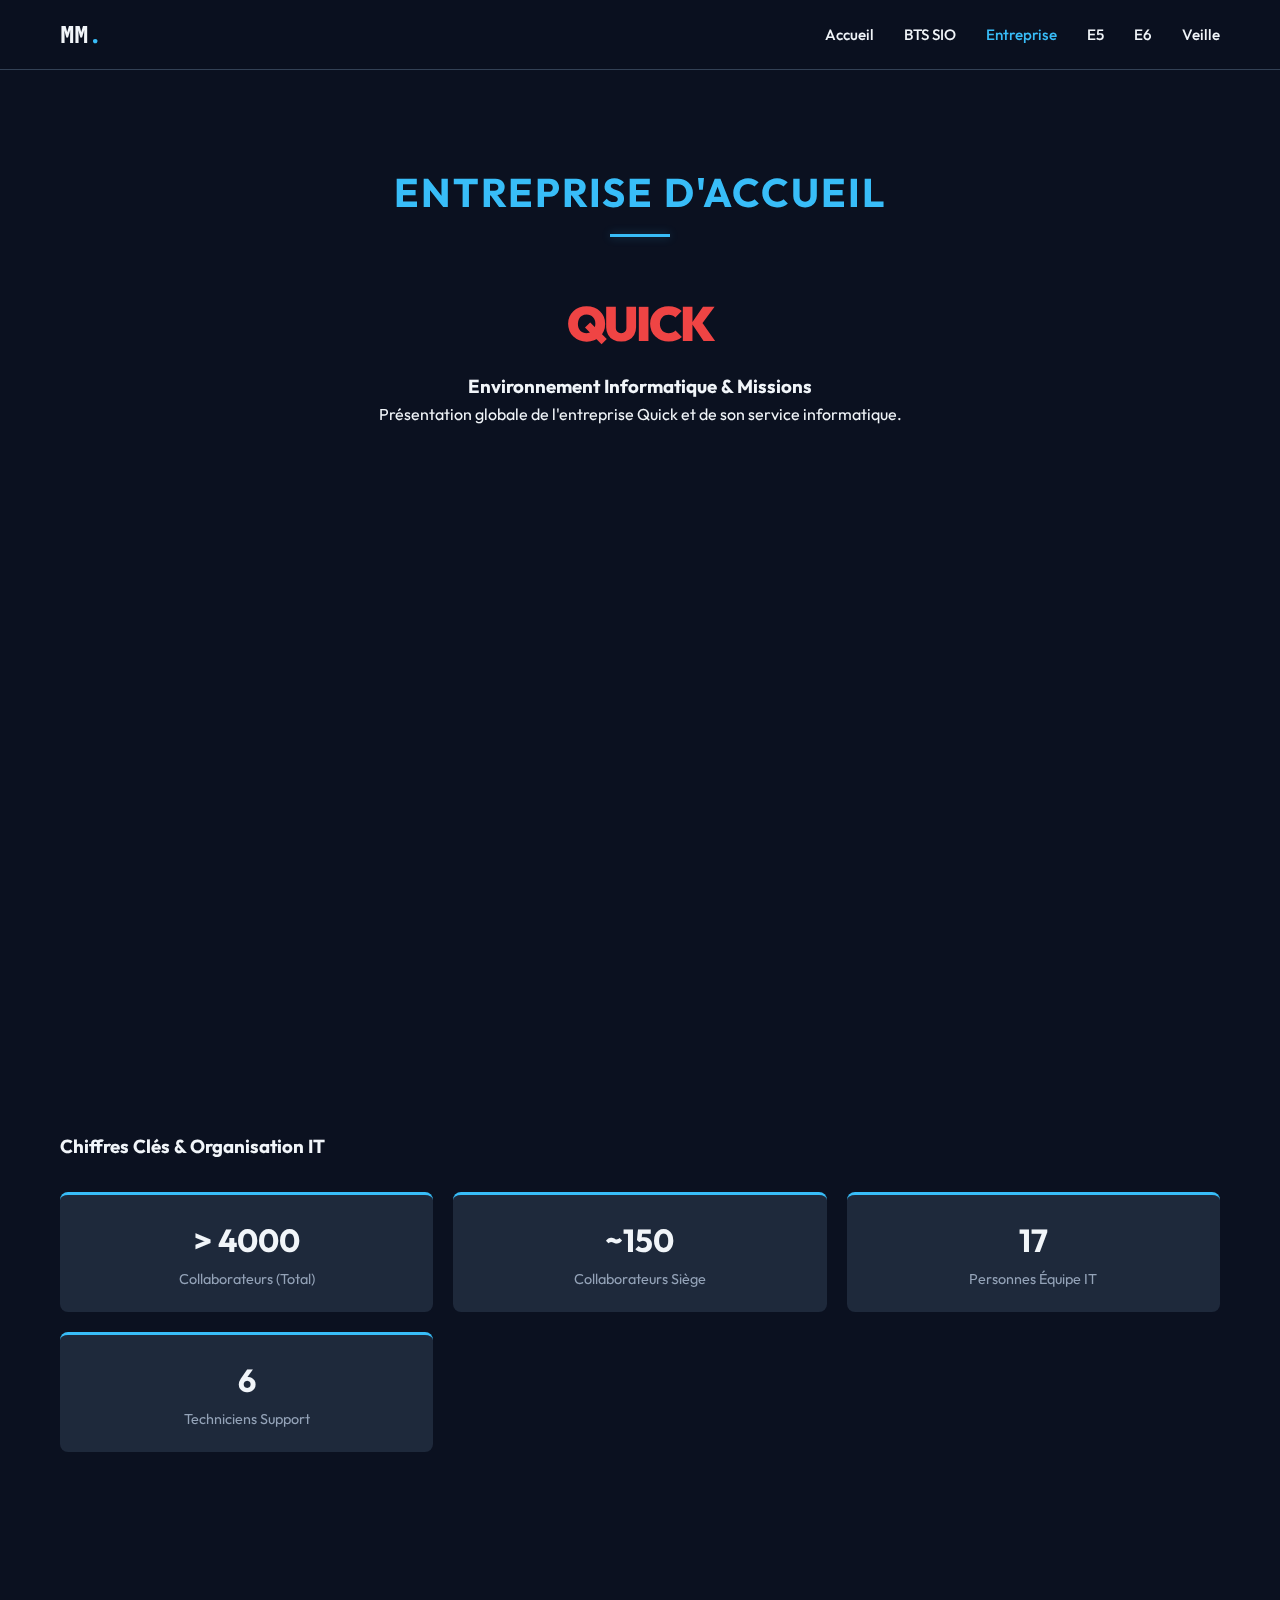
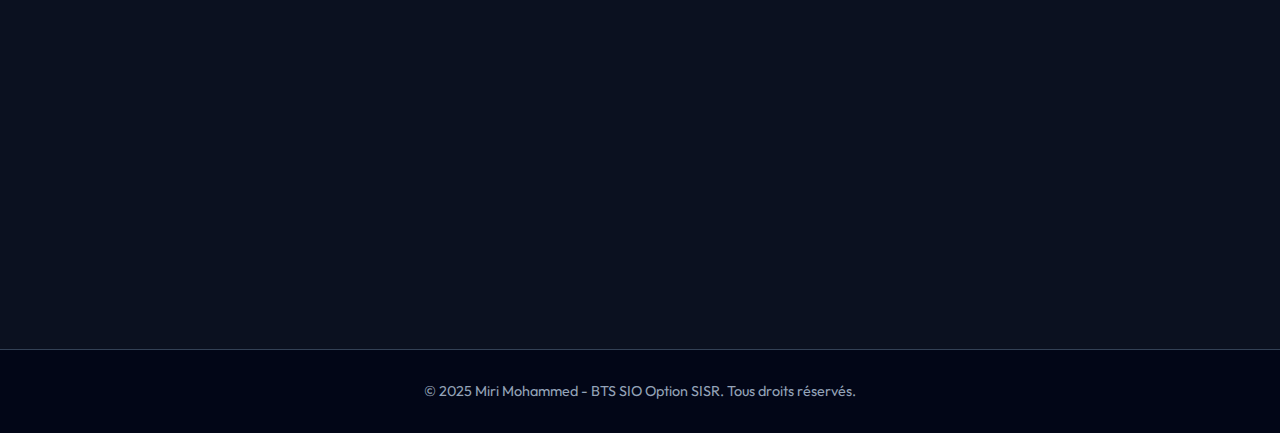
<file: PORTEFOLIO/entreprise.html>
<!DOCTYPE html>
<html lang="fr">

<head>
    <meta charset="UTF-8">
    <meta name="viewport" content="width=device-width, initial-scale=1.0">
    <meta name="description" content="Présentation de l'entreprise d'accueil Quick.">
    <title>Entreprise - Miri Mohammed</title>
    <link rel="preconnect" href="https://fonts.googleapis.com">
    <link rel="preconnect" href="https://fonts.gstatic.com" crossorigin>
    <link
        href="https://fonts.googleapis.com/css2?family=Outfit:wght@300;400;500;700&family=Roboto+Mono:wght@400;700&display=swap"
        rel="stylesheet">
    <link rel="stylesheet" href="styles/style.css">
    <link rel="stylesheet" href="https://cdnjs.cloudflare.com/ajax/libs/font-awesome/6.4.0/css/all.min.css">
</head>

<body>

    <nav class="navbar">
        <div class="container nav-container">
            <a href="index.html" class="logo">MM<span class="accent">.</span></a>
            <div class="menu-toggle" id="mobile-menu">
                <span class="bar"></span>
                <span class="bar"></span>
                <span class="bar"></span>
            </div>
            <ul class="nav-menu">
                <li><a href="index.html#accueil" class="nav-link">Accueil</a></li>
                <li><a href="bts.html" class="nav-link">BTS SIO</a></li>
                <li><a href="entreprise.html" class="nav-link">Entreprise</a></li>
                <li><a href="e5.html" class="nav-link">E5</a></li>
                <li><a href="e6.html" class="nav-link">E6</a></li>
                <li><a href="veille.html" class="nav-link">Veille</a></li>
            </ul>
        </div>
    </nav>

    <section id="entreprise" class="section">
        <div class="container fade-in-section">
            <h2 class="section-title">Entreprise d'accueil</h2>
            <div class="entreprise-header">
                <div class="entreprise-logo-placeholder">QUICK</div>
                <div class="entreprise-intro">
                    <h3>Environnement Informatique & Missions</h3>
                    <p>Présentation globale de l'entreprise Quick et de son service informatique.</p>
                </div>
            </div>

            <div class="history-card"
                style="background: var(--card-bg); padding: 30px; border-radius: 10px; border: 1px solid var(--border-color); margin-bottom: 40px;">
                <h3 style="margin-bottom: 15px; color: var(--accent-color);"><i class="fas fa-history accent-icon"></i>
                    Histoire de Quick</h3>
                <p style="color: var(--text-secondary); text-align: justify;">
                    Quick a été créé en 1971 en Belgique par Jozef Vervaecke pour concurrencer McDonald’s. La chaîne
                    s’est rapidement développée en France dans les années 80-90. En 2006-2007, le fonds d’investissement
                    Qualium le rachète, puis en 2015, le groupe Bertrand transforme progressivement les restaurants
                    français en Burger King. Depuis 2021, Quick appartient au fonds américain H.I.G. Capital, qui
                    développe la marque surtout en Belgique et au Luxembourg. Aujourd’hui, Quick reste un acteur notable
                    du fast-food européen aux côtés de géants comme McDonald’s et Burger King.
                </p>
            </div>

            <div class="entreprise-grid">
                <div class="role-card">
                    <h3><i class="fas fa-user-tie"></i> Mon Rôle</h3>
                    <h4>Technicien Support Informatique</h4>
                    <ul>
                        <li>Support utilisateurs N1/N2</li>
                        <li>Gestion de stock matériel</li>
                        <li>Maintenance préventive et curative</li>
                        <li>Déploiement matériel (Postes, Périphériques)</li>
                    </ul>
                </div>

                <div class="env-card">
                    <h3><i class="fas fa-server"></i> Équipements Informatiques</h3>
                    <p>Gestion d'un parc hétérogène comprenant postes de travail, terminaux de paiement, serveurs locaux
                        et équipements réseau.</p>
                    <div style="margin-top: 20px; padding-top: 20px; border-top: 1px solid rgba(255,255,255,0.1);">
                        <h4 style="color: var(--accent-color); margin-bottom: 10px;"><i class="fas fa-flask"></i> Le LAB
                            999 (Laboratoire de Test)</h4>
                        <p style="color: var(--text-secondary); font-size: 0.95rem; line-height: 1.6;">
                            Le siège dispose d'un <strong style="color: var(--text-primary);">laboratoire de test
                                interne</strong> qui reproduit à l'identique l'environnement informatique d'un
                            restaurant (réseau, équipements, outils).
                            <br><br>
                            Cet espace permet de tester, valider et sécuriser les solutions avant leur déploiement en
                            production, garantissant ainsi la fiabilité des outils et limitant les incidents sur le
                            terrain.
                        </p>
                    </div>
                </div>
            </div>

            <div class="key-figures">
                <h3>Chiffres Clés & Organisation IT</h3>

                <!-- Stats Grid -->
                <div class="stats-grid" style="margin-bottom: 40px;">
                    <div class="stat-item">
                        <span class="number">> 4000</span>
                        <span class="label">Collaborateurs (Total)</span>
                    </div>
                    <div class="stat-item">
                        <span class="number">~150</span>
                        <span class="label">Collaborateurs Siège</span>
                    </div>
                    <div class="stat-item">
                        <span class="number">17</span>
                        <span class="label">Personnes Équipe IT</span>
                    </div>
                    <div class="stat-item">
                        <span class="number">6</span>
                        <span class="label">Techniciens Support</span>
                    </div>
                </div>

                <!-- IT Organization Details -->
                <div class="entreprise-grid">
                    <div class="role-card"> <!-- Reusing role-card style for consistency -->
                        <h3><i class="fas fa-network-wired accent-icon"></i> Gestion des Tickets & Outils</h3>
                        <p style="color: var(--text-secondary); margin-bottom: 15px;">
                            Le support informatique s'appuie sur une organisation précise et des outils dédiés pour
                            gérer les incidents.
                        </p>
                        <ul style="color: var(--text-secondary); list-style: none;">
                            <li style="margin-bottom: 10px;"><i class="fas fa-check accent-icon"></i> <strong>Plateforme
                                    GU :</strong> Outil principal pour la gestion des incidents restaurants (Caisses,
                                Bornes, Réseau).</li>
                            <li style="margin-bottom: 10px;"><i class="fas fa-check accent-icon"></i> <strong>Support
                                    Dédié :</strong> Une partie de l'équipe intervient exclusivement via la plateforme
                                GU.</li>
                            <li><i class="fas fa-check accent-icon"></i> <strong>Évolution Janvier :</strong> Prise en
                                charge de la gestion globale des tickets (Siège & Restaurants), le siège ne disposant
                                pas encore d'outil dédié.</li>
                        </ul>
                    </div>
                </div>
            </div>
        </div>
    </section>

    <footer>
        <div class="container">
            <p>&copy; 2025 Miri Mohammed - BTS SIO Option SISR. Tous droits réservés.</p>
        </div>
    </footer>

    <script src="js/script.js"></script>
</body>

</html>
</file>
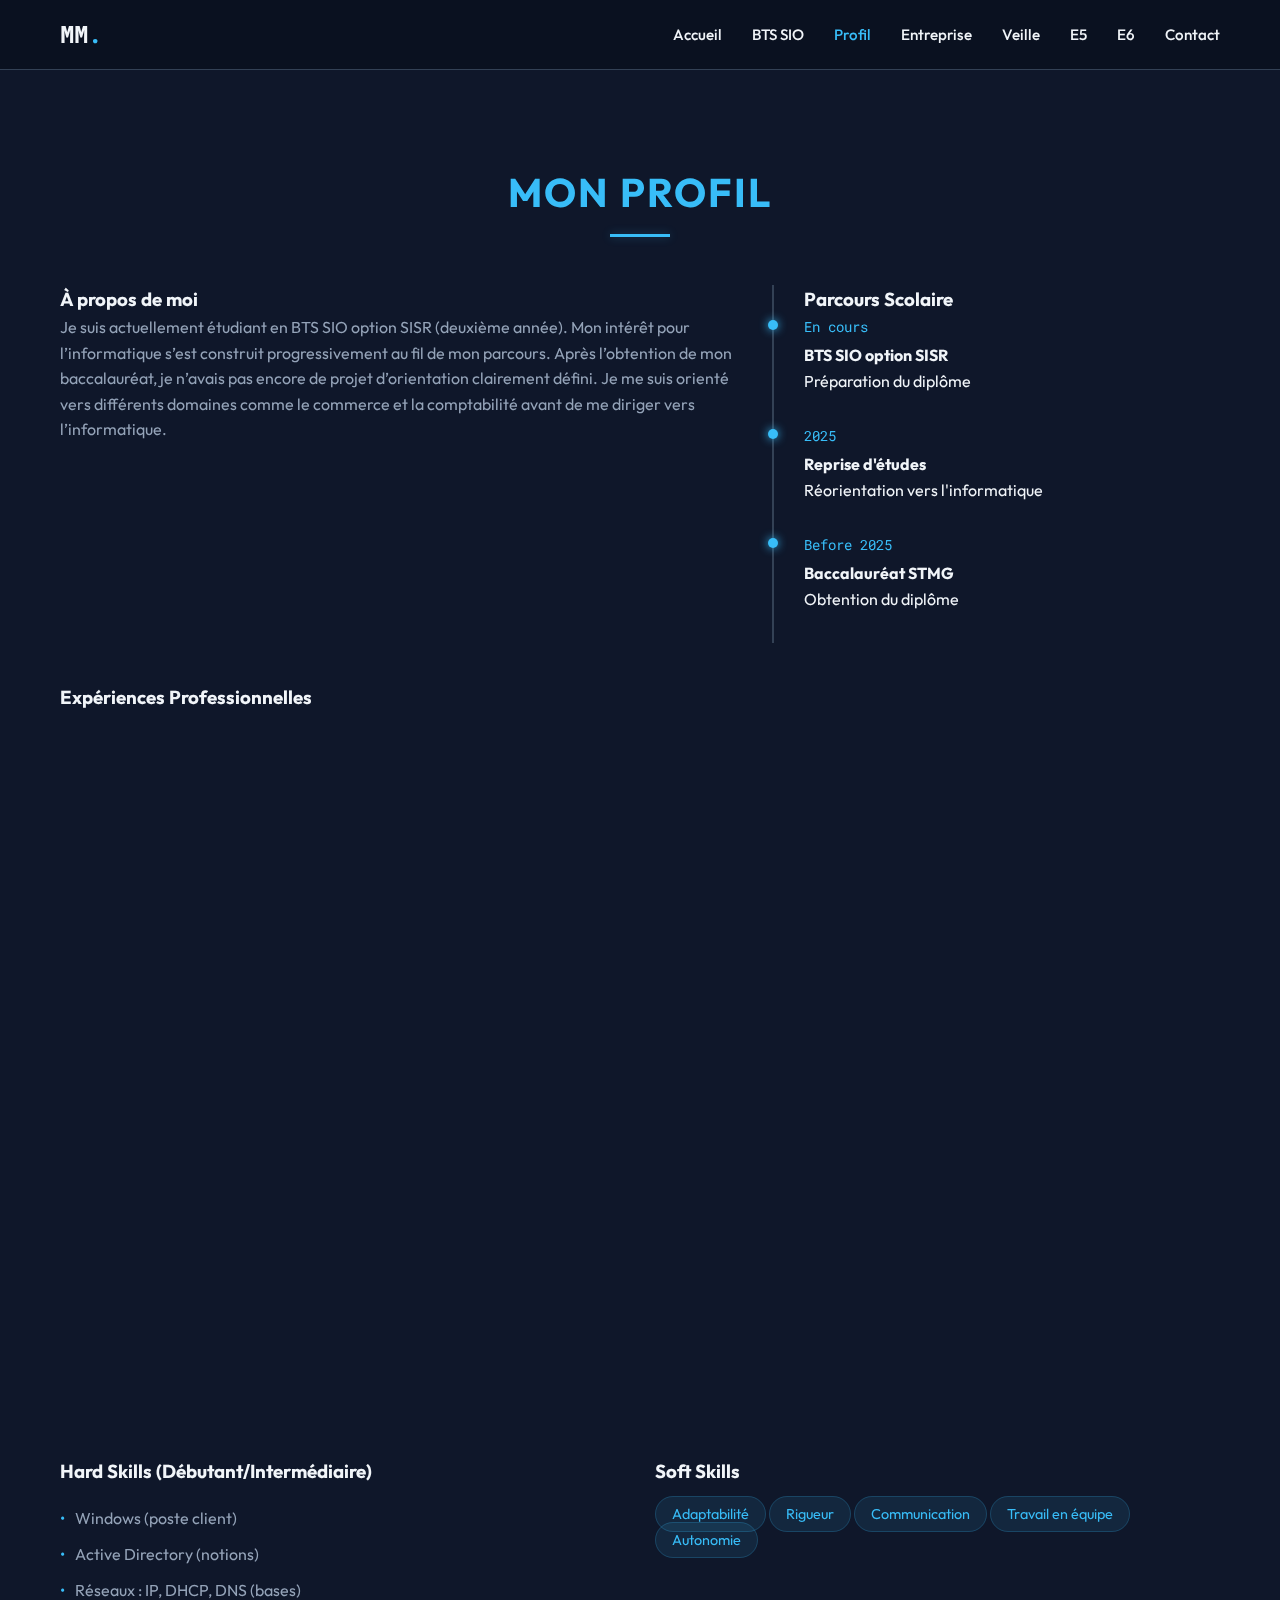
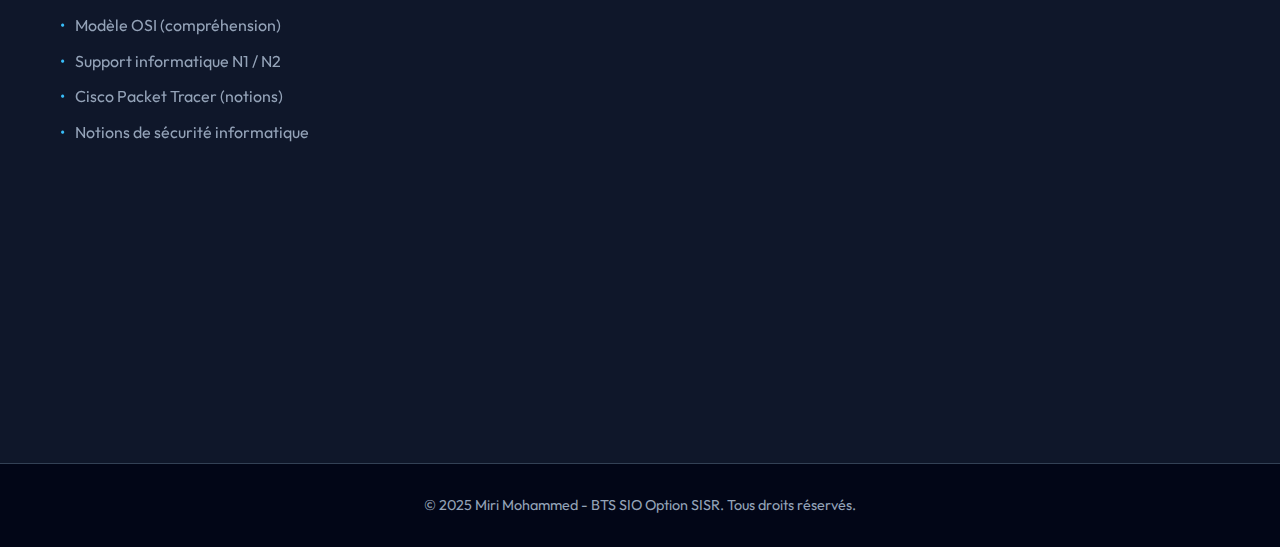
<file: PORTEFOLIO/profil.html>
<!DOCTYPE html>
<html lang="fr">

<head>
    <meta charset="UTF-8">
    <meta name="viewport" content="width=device-width, initial-scale=1.0">
    <meta name="description" content="Profil de Miri Mohammed.">
    <title>Profil - Miri Mohammed</title>
    <link rel="preconnect" href="https://fonts.googleapis.com">
    <link rel="preconnect" href="https://fonts.gstatic.com" crossorigin>
    <link
        href="https://fonts.googleapis.com/css2?family=Outfit:wght@300;400;500;700&family=Roboto+Mono:wght@400;700&display=swap"
        rel="stylesheet">
    <link rel="stylesheet" href="styles/style.css">
    <link rel="stylesheet" href="https://cdnjs.cloudflare.com/ajax/libs/font-awesome/6.4.0/css/all.min.css">
</head>

<body>

    <nav class="navbar">
        <div class="container nav-container">
            <a href="index.html" class="logo">MM<span class="accent">.</span></a>
            <div class="menu-toggle" id="mobile-menu">
                <span class="bar"></span>
                <span class="bar"></span>
                <span class="bar"></span>
            </div>
            <ul class="nav-menu">
                <li><a href="index.html" class="nav-link">Accueil</a></li>
                <li><a href="bts.html" class="nav-link">BTS SIO</a></li>
                <li><a href="profil.html" class="nav-link">Profil</a></li>
                <li><a href="entreprise.html" class="nav-link">Entreprise</a></li>
                <li><a href="veille.html" class="nav-link">Veille</a></li>
                <li><a href="e5.html" class="nav-link">E5</a></li>
                <li><a href="e6.html" class="nav-link">E6</a></li>
                <li><a href="contact.html" class="nav-link">Contact</a></li>
            </ul>
        </div>
    </nav>

    <section id="profil" class="section section-dark">
        <div class="container fade-in-section">
            <h2 class="section-title">Mon Profil</h2>

            <div class="profil-grid">
                <div class="about-me">
                    <h3>À propos de moi</h3>
                    <p>Je suis actuellement étudiant en BTS SIO option SISR (deuxième année). Mon intérêt pour
                        l’informatique s’est construit progressivement au fil de mon parcours. Après l’obtention de mon
                        baccalauréat, je n’avais pas encore de projet d’orientation clairement défini. Je me suis
                        orienté vers différents domaines comme le commerce et la comptabilité avant de me diriger vers
                        l’informatique.</p>
                </div>

                <div class="timeline">
                    <h3>Parcours Scolaire</h3>
                    <div class="timeline-item">
                        <span class="year">En cours</span>
                        <div class="content">
                            <h4>BTS SIO option SISR</h4>
                            <p>Préparation du diplôme</p>
                        </div>
                    </div>
                    <div class="timeline-item">
                        <span class="year">2025</span>
                        <div class="content">
                            <h4>Reprise d'études</h4>
                            <p>Réorientation vers l'informatique</p>
                        </div>
                    </div>
                    <div class="timeline-item">
                        <span class="year">Before 2025</span>
                        <div class="content">
                            <h4>Baccalauréat STMG</h4>
                            <p>Obtention du diplôme</p>
                        </div>
                    </div>
                </div>
            </div>

            <div class="experience-block">
                <h3>Expériences Professionnelles</h3>

                <div class="job-card">
                    <div class="job-header">
                        <h4>Technicien support informatique (Alternance)</h4>
                        <span class="company">Quick</span>
                    </div>
                    <p>Missions : support utilisateurs, gestion du stock, réinitialisation et préparation des postes,
                        découverte de l’environnement IT.</p>
                </div>

                <div class="job-card">
                    <div class="job-header">
                        <h4>Conducteur de tramway (1 an)</h4>
                        <span class="company">Ligne T9</span>
                    </div>
                    <p>Responsable de la conduite du tramway, assurant sécurité, ponctualité et réactivité face aux
                        imprévus. Maintien d’un haut niveau de vigilance, sang-froid et réactivité en toutes
                        circonstances.</p>
                </div>

                <div class="job-card">
                    <div class="job-header">
                        <h4>Chauffeur de taxi</h4>
                        <span class="company">Paris</span>
                    </div>
                    <p>Transporter les clients en garantissant sécurité, ponctualité et confort. Service client de
                        qualité : accueil et adaptation aux besoins des passagers.</p>
                </div>

                <div class="job-card">
                    <div class="job-header">
                        <h4>Stage (5 semaines)</h4>
                        <span class="company">Siège informatique Crédit Agricole, Guyancourt</span>
                    </div>
                    <p>Tâches simples : installation et configuration de nouveaux postes de travail (montage,
                        branchements, installation d’images système), connexion au réseau, mise à jour basique des
                        logiciels, inventaire du matériel, assistance N1 aux collaborateurs.</p>
                </div>
            </div>

            <div class="skills-grid">
                <div class="skill-category">
                    <h3>Hard Skills (Débutant/Intermédiaire)</h3>
                    <ul class="skill-list">
                        <li>Windows (poste client)</li>
                        <li>Active Directory (notions)</li>
                        <li>Réseaux : IP, DHCP, DNS (bases)</li>
                        <li>Modèle OSI (compréhension)</li>
                        <li>Support informatique N1 / N2</li>
                        <li>Cisco Packet Tracer (notions)</li>
                        <li>Notions de sécurité informatique</li>
                    </ul>
                </div>
                <div class="skill-category">
                    <h3>Soft Skills</h3>
                    <div class="skill-tags">
                        <span class="skill-tag">Adaptabilité</span>
                        <span class="skill-tag">Rigueur</span>
                        <span class="skill-tag">Communication</span>
                        <span class="skill-tag">Travail en équipe</span>
                        <span class="skill-tag">Autonomie</span>
                    </div>
                </div>
            </div>

            <div class="certifications-cv-container">
                <div class="certification-card">
                    <h3>Langues</h3>
                    <div class="cert-item">
                        <i class="fas fa-language"></i>
                        <span>Français : langue maternelle</span>
                    </div>
                    <div class="cert-item">
                        <i class="fas fa-language"></i>
                        <span>Anglais : B2 (en cours d’amélioration)</span>
                    </div>
                </div>
                <div class="cv-card">
                    <h3>Centres d’intérêt</h3>
                    <div class="skill-tags">
                        <span class="skill-tag">Sport</span>
                        <span class="skill-tag">Boxe anglaise</span>
                        <span class="skill-tag">Musculation</span>
                        <span class="skill-tag">Lecture</span>
                    </div>
                </div>
            </div>

            <div class="cv-download-container" style="margin-top: 20px;">

                <div class="cv-card">
                    <h3>CV</h3>
                    <a href="mon-cv.pdf" class="btn btn-outline" download>Télécharger CV <i
                            class="fas fa-download"></i></a>
                </div>
            </div>
        </div>
    </section>

    <footer>
        <div class="container">
            <p>&copy; 2025 Miri Mohammed - BTS SIO Option SISR. Tous droits réservés.</p>
        </div>
    </footer>

    <script src="js/script.js"></script>
</body>

</html>
</file>
<file: styles/style.css>
:root {
    --bg-color: #0b1120;
    /* Very dark blue/black */
    --card-bg: #1e293b;
    /* Dark slate */
    --text-primary: #f1f5f9;
    /* Off-white */
    --text-secondary: #94a3b8;
    /* Light gray */
    --accent-color: #38bdf8;
    /* Cyan */
    --accent-glow: rgba(56, 189, 248, 0.3);
    --border-color: #334155;
    --font-main: 'Outfit', sans-serif;
    --font-mono: 'Roboto Mono', monospace;
    --nav-height: 70px;
    --transition-speed: 0.3s;
}

* {
    margin: 0;
    padding: 0;
    box-sizing: border-box;
}

html {
    scroll-behavior: smooth;
}

body {
    font-family: var(--font-main);
    background-color: var(--bg-color);
    color: var(--text-primary);
    line-height: 1.6;
    overflow-x: hidden;
    display: flex;
    flex-direction: column;
    min-height: 100vh;
}

a {
    text-decoration: none;
    color: inherit;
    transition: color var(--transition-speed);
}

ul {
    list-style: none;
}

.container {
    max-width: 1200px;
    margin: 0 auto;
    padding: 0 20px;
}

/* Utilities */
.section-title {
    font-size: 2.5rem;
    text-align: center;
    margin-bottom: 3rem;
    color: var(--accent-color);
    text-transform: uppercase;
    letter-spacing: 2px;
    position: relative;
    padding-top: 40px;
    /* Extra padding for top of pages */
}

.section-title::after {
    content: '';
    display: block;
    width: 60px;
    height: 3px;
    background: var(--accent-color);
    margin: 10px auto 0;
    box-shadow: 0 0 10px var(--accent-glow);
}

.btn {
    display: inline-block;
    padding: 12px 24px;
    border-radius: 5px;
    font-weight: 500;
    transition: all var(--transition-speed);
    text-align: center;
    cursor: pointer;
}

.btn-primary {
    background-color: var(--accent-color);
    color: var(--bg-color);
    font-weight: bold;
}

.btn-primary:hover {
    box-shadow: 0 0 15px var(--accent-glow);
    transform: translateY(-2px);
}

.btn-outline {
    border: 1px solid var(--accent-color);
    color: var(--accent-color);
}

.btn-outline:hover {
    background-color: var(--accent-glow);
}

.btn-small {
    font-size: 0.9rem;
    padding: 8px 16px;
    background-color: var(--border-color);
    color: var(--text-primary);
    margin-top: 10px;
}

.btn-small:hover {
    background-color: var(--accent-color);
    color: var(--bg-color);
}

.accent {
    color: var(--accent-color);
}

.accent-icon {
    color: var(--accent-color);
    margin-right: 8px;
}

/* Navbar */
.navbar {
    position: fixed;
    top: 0;
    left: 0;
    width: 100%;
    height: var(--nav-height);
    background-color: rgba(11, 17, 32, 0.95);
    backdrop-filter: blur(10px);
    border-bottom: 1px solid var(--border-color);
    z-index: 1000;
    display: flex;
    align-items: center;
}

.nav-container {
    display: flex;
    justify-content: space-between;
    align-items: center;
    width: 100%;
}

.logo {
    font-size: 1.5rem;
    font-weight: 700;
    font-family: var(--font-mono);
    color: var(--text-primary);
}

.nav-menu {
    display: flex;
    gap: 30px;
}

.nav-link {
    font-size: 0.95rem;
    font-weight: 500;
}

.nav-link:hover {
    color: var(--accent-color);
}

.menu-toggle {
    display: none;
    cursor: pointer;
}

.bar {
    display: block;
    width: 25px;
    height: 3px;
    margin: 5px auto;
    background-color: var(--text-primary);
    transition: all 0.3s ease-in-out;
}

/* Sections */
.section {
    padding: 120px 0 60px;
    /* Increased top padding for fixed navbar */
    flex: 1;
    /* Push footer down */
}

.section-dark {
    background-color: #0f172a;
    /* Slightly lighter than main bg */
    min-height: calc(100vh - var(--nav-height));
    /* Ensure full screen look */
}

/* Accueil / Hero */
.hero {
    height: 100vh;
    display: flex;
    align-items: center;
    justify-content: center;
    text-align: center;
    background: radial-gradient(circle at center, rgba(56, 189, 248, 0.1) 0%, transparent 70%);
}

.hero-title {
    font-size: 4rem;
    margin-bottom: 1rem;
    font-weight: 700;
    background: linear-gradient(to right, #fff, #94a3b8);
    background-clip: text;
    -webkit-background-clip: text;
    -webkit-text-fill-color: transparent;
}

.hero-subtitle {
    font-size: 1.5rem;
    color: var(--accent-color);
    margin-bottom: 0.5rem;
}

.hero-role {
    font-size: 1.2rem;
    color: var(--text-secondary);
    margin-bottom: 2rem;
    font-family: var(--font-mono);
}

/* BTS SIO */
.bts-content {
    display: grid;
    grid-template-columns: 1fr 1fr;
    gap: 30px;
    margin-bottom: 40px;
}

.bts-card,
.option-card,
.job-card,
.role-card,
.env-card,
.project-card,
.entreprise-grid>div {
    background-color: var(--card-bg);
    padding: 30px;
    border-radius: 10px;
    border: 1px solid var(--border-color);
    transition: transform var(--transition-speed);
}

.bts-card:hover,
.role-card:hover,
.env-card:hover {
    transform: translateY(-5px);
    border-color: var(--accent-color);
}

.bts-card h3 {
    margin-bottom: 15px;
    font-size: 1.3rem;
    color: var(--text-primary);
}

.domains-list {
    text-align: center;
    margin: 40px 0;
}

.tags {
    display: flex;
    flex-wrap: wrap;
    justify-content: center;
    gap: 15px;
    margin-top: 20px;
}

.tag,
.skill-tag {
    background: rgba(56, 189, 248, 0.1);
    color: var(--accent-color);
    padding: 8px 16px;
    border-radius: 50px;
    font-size: 0.9rem;
    border: 1px solid rgba(56, 189, 248, 0.2);
}

.options-container {
    display: grid;
    grid-template-columns: 1fr 1fr;
    gap: 30px;
    margin-bottom: 40px;
}

.option-card {
    position: relative;
    opacity: 0.7;
}

.option-card.active-option {
    opacity: 1;
    border: 2px solid var(--accent-color);
    box-shadow: 0 0 20px rgba(56, 189, 248, 0.1);
}

.badge {
    position: absolute;
    top: -12px;
    right: 20px;
    background-color: var(--accent-color);
    color: var(--bg-color);
    padding: 5px 12px;
    border-radius: 20px;
    font-size: 0.8rem;
    font-weight: bold;
}

.option-card h4 {
    color: var(--accent-color);
    font-size: 1.5rem;
    margin-bottom: 10px;
}

.debouches {
    background-color: var(--card-bg);
    padding: 30px;
    border-radius: 10px;
    border-left: 4px solid var(--accent-color);
}

.debouches ul {
    list-style: none;
    /* Removed defaults */
    margin-top: 15px;
}

.debouches ul li {
    padding: 8px 0;
    border-bottom: 1px solid rgba(255, 255, 255, 0.05);
}

.debouches ul li:before {
    content: "▹";
    color: var(--accent-color);
    margin-right: 10px;
}

/* Profil */
.profil-grid {
    display: grid;
    grid-template-columns: 1.5fr 1fr;
    gap: 40px;
    margin-bottom: 40px;
}

.about-me p {
    margin-bottom: 1rem;
    color: var(--text-secondary);
}

.timeline {
    border-left: 2px solid var(--border-color);
    padding-left: 30px;
}

.timeline-item {
    position: relative;
    margin-bottom: 30px;
}

.timeline-item::before {
    content: '';
    position: absolute;
    left: -36px;
    top: 5px;
    width: 10px;
    height: 10px;
    background-color: var(--accent-color);
    border-radius: 50%;
    box-shadow: 0 0 10px var(--accent-color);
}

.year {
    font-family: var(--font-mono);
    color: var(--accent-color);
    font-size: 0.9rem;
    display: block;
    margin-bottom: 5px;
}

/* Experiences */
.experience-block {
    margin-top: 40px;
}

.experience-block h3 {
    margin-bottom: 20px;
    color: var(--text-primary);
}

.job-card {
    margin-bottom: 20px;
}

.job-header {
    display: flex;
    justify-content: space-between;
    align-items: center;
    margin-bottom: 15px;
    border-bottom: 1px solid var(--border-color);
    padding-bottom: 10px;
}

.company {
    background: var(--accent-color);
    color: var(--bg-color);
    padding: 2px 8px;
    border-radius: 4px;
    font-weight: bold;
}

.job-card ul,
.job-card p {
    color: var(--text-secondary);
}

.job-card ul {
    list-style-type: none;
    margin-top: 10px;
}

/* Skills Split */
.skills-grid {
    display: grid;
    grid-template-columns: 1fr 1fr;
    gap: 30px;
    margin-top: 40px;
}

.skill-category h3 {
    margin-bottom: 15px;
    /* Removed border to allow .subsection-title to handle it */
}

.skill-list li {
    padding: 5px 0;
    color: var(--text-secondary);
}

.skill-list li:before {
    content: "•";
    color: var(--accent-color);
    margin-right: 10px;
}


/* Soft Skills Custom Bullet */
.skill-list.soft-skills li:before {
    content: "✓";
    color: var(--accent-color);
    font-weight: bold;
    margin-right: 10px;
}

/* Interests List */
.interests-list {
    list-style: none;
    margin-top: 15px;
}

.interests-list li {
    padding: 8px 0;
    color: var(--text-secondary);
    display: flex;
    align-items: center;
    gap: 10px;
}

.interests-list li i {
    color: var(--accent-color);
    width: 20px;
    /* Fixed width for alignment */
    text-align: center;
}

.certifications-cv-container {
    display: grid;
    grid-template-columns: 1fr 1fr;
    /* Side by side */
    gap: 30px;
    margin-top: 40px;
}

.cert-item {
    display: flex;
    align-items: center;
    gap: 10px;
    margin-top: 15px;
    color: var(--text-primary);
}

.cert-item i {
    color: gold;
}

.project-pro-block {
    background: rgba(56, 189, 248, 0.05);
    padding: 20px;
    border-radius: 8px;
    border: 1px dashed var(--accent-color);
    margin: 30px 0;
    text-align: center;
}

/* Entreprise */
.entreprise-header {
    text-align: center;
    margin-bottom: 50px;
}

.entreprise-logo-placeholder {
    font-size: 3rem;
    font-weight: 900;
    color: #ef4444;
    /* Quick Red */
    margin-bottom: 10px;
    letter-spacing: -2px;
}

.entreprise-grid {
    display: grid;
    grid-template-columns: 1fr 1fr;
    gap: 30px;
    margin-bottom: 40px;
}

.stats-grid {
    display: grid;
    grid-template-columns: repeat(3, 1fr);
    gap: 20px;
    margin-top: 30px;
}

.stat-item {
    background: var(--card-bg);
    padding: 20px;
    text-align: center;
    border-radius: 8px;
    border-top: 3px solid var(--accent-color);
}

.stat-item .number {
    display: block;
    font-size: 2rem;
    font-weight: bold;
    color: var(--text-primary);
}

.stat-item .label {
    font-size: 0.9rem;
    color: var(--text-secondary);
}

/* Veille */
.veille-layout {
    display: grid;
    grid-template-columns: 1fr 1fr;
    gap: 30px;
}

.veille-topic {
    grid-column: 1 / -1;
    background: var(--card-bg);
    padding: 30px;
    border-radius: 10px;
    text-align: center;
}

.topic-highlight {
    font-size: 1.5rem;
    color: var(--accent-color);
    font-weight: bold;
    margin: 15px 0;
}

.tools-list {
    display: grid;
    grid-template-columns: repeat(2, 1fr);
    gap: 15px;
    margin-top: 20px;
}

.tool {
    background: rgba(255, 255, 255, 0.05);
    padding: 15px;
    border-radius: 5px;
    display: flex;
    align-items: center;
    gap: 10px;
}

.tool i {
    font-size: 1.2rem;
    color: var(--accent-color);
}

.veille-impact {
    grid-column: 1 / -1;
    background: rgba(56, 189, 248, 0.05);
    border: 1px solid var(--accent-color);
    padding: 20px;
    border-radius: 10px;
    margin-top: 20px;
}

/* E5 Projects */
.projects-container {
    display: grid;
    grid-template-columns: 1fr;
    /* Stacked vertical for more space */
    gap: 30px;
    margin-bottom: 60px;
}

.project-header {
    display: flex;
    justify-content: space-between;
    align-items: center;
    margin-bottom: 15px;
    border-bottom: 1px solid var(--border-color);
    padding-bottom: 10px;
}

.project-type {
    font-family: var(--font-mono);
    color: var(--accent-color);
    font-size: 0.8rem;
    background: rgba(56, 189, 248, 0.1);
    padding: 2px 8px;
    border-radius: 4px;
    height: fit-content;
}

/* Competencies Table Placeholder */
.table-placeholder {
    width: 100%;
    min-height: 400px;
    background-color: #0f172a;
    border: 2px dashed var(--border-color);
    border-radius: 10px;
    display: flex;
    align-items: center;
    justify-content: center;
    color: var(--text-secondary);
    margin-bottom: 20px;
    overflow: hidden;
    position: relative;
}

.placeholder-img {
    width: 100%;
    height: auto;
    display: block;
}

.placeholder-content {
    text-align: center;
    padding: 20px;
}

.placeholder-content i {
    margin-bottom: 20px;
    color: var(--accent-color);
}

.subtitle-text {
    text-align: center;
    color: var(--text-secondary);
    margin-bottom: 20px;
}

/* E6 */
.e6-projects {
    display: grid;
    grid-template-columns: 1fr 1fr;
    gap: 30px;
    margin-top: 40px;
}

.e6-card {
    background: var(--card-bg);
    border-radius: 10px;
    overflow: hidden;
    border: 1px solid var(--border-color);
}

.card-image-placeholder {
    height: 150px;
    background: linear-gradient(45deg, #1e293b, #334155);
    display: flex;
    align-items: center;
    justify-content: center;
    font-weight: bold;
    color: var(--text-secondary);
}

.card-content {
    padding: 20px;
}

.link-arrow {
    color: var(--accent-color);
    display: inline-flex;
    align-items: center;
    gap: 5px;
    margin-top: 10px;
    font-weight: 500;
}

/* Contact */
.contact-wrapper {
    max-width: 800px;
    margin-top: 50px;
}

.contact-card {
    background: var(--card-bg);
    padding: 40px;
    border-radius: 10px;
    border: 1px solid var(--border-color);
    text-align: center;
}

.contact-info {
    display: flex;
    flex-direction: column;
    gap: 20px;
    margin-bottom: 30px;
}

.info-item {
    font-size: 1.2rem;
    display: flex;
    align-items: center;
    justify-content: center;
    gap: 15px;
}

.info-item i {
    color: var(--accent-color);
}

.thank-you-msg {
    border-top: 1px solid var(--border-color);
    padding-top: 20px;
    font-style: italic;
    color: var(--text-secondary);
}

/* Footer */
footer {
    background: #020617;
    padding: 30px 0;
    text-align: center;
    color: var(--text-secondary);
    font-size: 0.9rem;
    border-top: 1px solid var(--border-color);
    margin-top: auto;
    /* Pushes footer to bottom */
}

/* Fade In Animation */
.fade-in-section {
    opacity: 0;
    transform: translateY(20px);
    transition: opacity 0.6s ease-out, transform 0.6s ease-out;
    will-change: opacity, visibility;
}

.fade-in-section.is-visible {
    opacity: 1;
    transform: none;
}

/* Responsive */
@media (max-width: 768px) {
    .menu-toggle {
        display: block;
    }

    .menu-toggle.active .bar:nth-child(2) {
        opacity: 0;
    }

    .menu-toggle.active .bar:nth-child(1) {
        transform: translateY(8px) rotate(45deg);
    }

    .menu-toggle.active .bar:nth-child(3) {
        transform: translateY(-8px) rotate(-45deg);
    }

    .nav-menu {
        position: fixed;
        left: -100%;
        top: var(--nav-height);
        flex-direction: column;
        background-color: var(--bg-color);
        width: 100%;
        height: calc(100vh - var(--nav-height));
        padding-top: 20px;
        transition: 0.3s;
        border-top: 1px solid var(--border-color);
    }

    .nav-menu.active {
        left: 0;
    }

    .nav-menu li {
        text-align: center;
    }

    .hero-title {
        font-size: 2.5rem;
    }

    .bts-content,
    .options-container,
    .profil-grid,
    .entreprise-grid,
    .stats-grid,
    .veille-layout,
    .tools-list,
    .e6-projects,
    .certifications-cv-container {
        grid-template-columns: 1fr;
    }

    .timeline {
        padding-left: 20px;
    }
}

/* Centered CV Download */
.cv-download-container {
    display: flex;
    justify-content: center;
    margin-top: 40px;
}

.cv-download-container .cv-card {
    width: 100%;
    max-width: 800px;
    text-align: center;
}

/* --- Redesign Improvements --- */

/* Enhanced Project & Card Styles */
.project-card,
.bts-card,
.option-card,
.job-card,
.role-card,
.env-card,
.entreprise-grid>div {
    border: 1px solid rgba(255, 255, 255, 0.08);
    /* Lighter border */
    background: linear-gradient(145deg, #1e293b, #162030);
    /* Gradient background */
    box-shadow: 0 4px 6px -1px rgba(0, 0, 0, 0.1), 0 2px 4px -1px rgba(0, 0, 0, 0.06);
    transition: all 0.4s cubic-bezier(0.175, 0.885, 0.32, 1.275);
    /* Bouncy transition */
    position: relative;
    overflow: hidden;
}

.project-card:hover,
.bts-card:hover,
.option-card:hover,
.job-card:hover,
.role-card:hover,
.env-card:hover,
.entreprise-grid>div:hover {
    transform: translateY(-8px) scale(1.02);
    box-shadow: 0 20px 25px -5px rgba(0, 0, 0, 0.2), 0 10px 10px -5px rgba(0, 0, 0, 0.1);
    border-color: var(--accent-color);
}

.project-card::before {
    content: '';
    position: absolute;
    top: 0;
    left: 0;
    width: 100%;
    height: 4px;
    background: linear-gradient(90deg, transparent, var(--accent-color), transparent);
    transform: scaleX(0);
    transition: transform 0.4s ease;
}

.project-card:hover::before {
    transform: scaleX(1);
}

/* Subsection Title Pop */
.subsection-title {
    font-size: 2.2rem;
    /* Increased size */
    margin: 40px 0 25px;
    background: linear-gradient(to right, var(--accent-color), #fff);
    background-clip: text;
    -webkit-background-clip: text;
    -webkit-text-fill-color: transparent;
    display: inline-block;
    border-bottom: 2px solid rgba(56, 189, 248, 0.3);
    padding-bottom: 8px;
    text-transform: uppercase;
    /* Added style */
    letter-spacing: 1px;
    /* Added style */
}

/* Button Glow */
.btn-small {
    background: transparent;
    border: 1px solid var(--border-color);
    position: relative;
    overflow: hidden;
    z-index: 1;
}

.btn-small::after {
    content: '';
    position: absolute;
    bottom: 0;
    left: 0;
    width: 100%;
    height: 0%;
    background-color: var(--accent-color);
    transition: all 0.3s ease;
    z-index: -1;
}

.btn-small:hover {
    color: var(--bg-color);
    border-color: var(--accent-color);
    box-shadow: 0 0 15px rgba(56, 189, 248, 0.4);
}

.btn-small:hover::after {
    height: 100%;
}

/* Animation Keyframes */
@keyframes fadeInUp {
    from {
        opacity: 0;
        transform: translateY(30px);
    }

    to {
        opacity: 1;
        transform: translateY(0);
    }
}

.project-card,
.bts-card,
.option-card,
.job-card,
.role-card,
.env-card,
.entreprise-grid>div,
.history-card,
.veille-topic,
.veille-tools,
.veille-impact,
.e6-card,
.contact-card,
.certification-card,
.cv-card,
.veille-item {
    opacity: 0;
}

.fade-in-section.is-visible .project-card,
.fade-in-section.is-visible .bts-card,
.fade-in-section.is-visible .option-card,
.fade-in-section.is-visible .job-card,
.fade-in-section.is-visible .role-card,
.fade-in-section.is-visible .env-card,
.fade-in-section.is-visible .entreprise-grid>div,
.fade-in-section.is-visible .history-card,
.fade-in-section.is-visible .veille-topic,
.fade-in-section.is-visible .veille-tools,
.fade-in-section.is-visible .veille-impact,
.fade-in-section.is-visible .e6-card,
.fade-in-section.is-visible .contact-card,
.fade-in-section.is-visible .certification-card,
.fade-in-section.is-visible .cv-card,
.fade-in-section.is-visible .veille-item {
    animation: fadeInUp 0.6s ease-out forwards;
}

/* Stagger animations for cards */
.fade-in-section.is-visible .project-card:nth-child(2),
.fade-in-section.is-visible .job-card:nth-child(2) {
    animation-delay: 0.1s;
}

.fade-in-section.is-visible .project-card:nth-child(3),
.fade-in-section.is-visible .job-card:nth-child(3) {
    animation-delay: 0.2s;
}

.fade-in-section.is-visible .project-card:nth-child(4),
.fade-in-section.is-visible .job-card:nth-child(4) {
    animation-delay: 0.3s;
}

.fade-in-section.is-visible .project-card:nth-child(5) {
    animation-delay: 0.4s;
}

/* Icon Pulse on Hover */
.project-card:hover .project-header h4 {
    color: #fff;
}

.project-card:hover i {
    animation: pulse 1s infinite;
}

@keyframes pulse {
    0% {
        transform: scale(1);
    }

    50% {
        transform: scale(1.1);
    }

    100% {
        transform: scale(1);
    }
}

/* --- Veille Zig-Zag Layout --- */
.veille-item {
    display: flex;
    align-items: center;
    gap: 60px;
    margin-bottom: 80px;
    opacity: 0;
    /* For animation */
}

.veille-item:nth-child(even) {
    flex-direction: row-reverse;
}

.veille-content {
    flex: 1;
}

.veille-image {
    flex: 1;
    background: var(--card-bg);
    /* Placeholder background */
    border-radius: 12px;
    overflow: hidden;
    height: 300px;
    /* Fixed height for consistency */
    display: flex;
    align-items: center;
    justify-content: center;
    border: 1px solid var(--border-color);
    box-shadow: 0 4px 6px -1px rgba(0, 0, 0, 0.1);
    position: relative;
    transition: transform 0.3s ease;
}

.veille-image:hover {
    transform: scale(1.02);
    border-color: var(--accent-color);
}

.veille-image i {
    font-size: 3rem;
    color: var(--text-secondary);
}

.veille-content h3 {
    font-size: 1.8rem;
    margin-bottom: 20px;
    color: var(--accent-color);
    border-left: 4px solid var(--accent-color);
    padding-left: 15px;
}

.veille-image img {
    width: 100%;
    height: 100%;
    object-fit: cover;
    display: block;
}

/* Multi-image support */
.veille-image.split-image {
    display: grid;
    grid-template-columns: 1fr 1fr;
    gap: 5px;
}

.veille-image.split-image img {
    height: 100%;
}

.veille-content p {
    color: var(--text-secondary);
    line-height: 1.8;
    margin-bottom: 15px;
    font-size: 1.05rem;
}

/* Specific styling for the Introduction which might not need a title style */
.veille-intro .veille-content h3 {
    border: none;
    padding: 0;
    font-size: 2rem;
    background: linear-gradient(to right, #fff, #94a3b8);
    background-clip: text;
    -webkit-background-clip: text;
    -webkit-text-fill-color: transparent;
}

/* Responsive Veille */
@media (max-width: 768px) {

    .veille-item,
    .veille-item:nth-child(even) {
        flex-direction: column;
        gap: 30px;
    }

    .veille-image {
        width: 100%;
        height: 200px;
    }
  }
</file>
<file: PORTEFOLIO/styles/style.css>
/* Global variables & Reset */
:root {
    --bg-color: #0b1120;
    /* Very dark blue/black */
    --card-bg: #1e293b;
    /* Dark slate */
    --text-primary: #f1f5f9;
    /* Off-white */
    --text-secondary: #94a3b8;
    /* Light gray */
    --accent-color: #38bdf8;
    /* Cyan */
    --accent-glow: rgba(56, 189, 248, 0.3);
    --border-color: #334155;
    --font-main: 'Outfit', sans-serif;
    --font-mono: 'Roboto Mono', monospace;
    --nav-height: 70px;
    --transition-speed: 0.3s;
}

* {
    margin: 0;
    padding: 0;
    box-sizing: border-box;
}

html {
    scroll-behavior: smooth;
}

body {
    font-family: var(--font-main);
    background-color: var(--bg-color);
    color: var(--text-primary);
    line-height: 1.6;
    overflow-x: hidden;
    display: flex;
    flex-direction: column;
    min-height: 100vh;
}

a {
    text-decoration: none;
    color: inherit;
    transition: color var(--transition-speed);
}

ul {
    list-style: none;
}

.container {
    max-width: 1200px;
    margin: 0 auto;
    padding: 0 20px;
}

/* Utilities */
.section-title {
    font-size: 2.5rem;
    text-align: center;
    margin-bottom: 3rem;
    color: var(--accent-color);
    text-transform: uppercase;
    letter-spacing: 2px;
    position: relative;
    padding-top: 40px;
    /* Extra padding for top of pages */
}

.section-title::after {
    content: '';
    display: block;
    width: 60px;
    height: 3px;
    background: var(--accent-color);
    margin: 10px auto 0;
    box-shadow: 0 0 10px var(--accent-glow);
}

.btn {
    display: inline-block;
    padding: 12px 24px;
    border-radius: 5px;
    font-weight: 500;
    transition: all var(--transition-speed);
    text-align: center;
    cursor: pointer;
}

.btn-primary {
    background-color: var(--accent-color);
    color: var(--bg-color);
    font-weight: bold;
}

.btn-primary:hover {
    box-shadow: 0 0 15px var(--accent-glow);
    transform: translateY(-2px);
}

.btn-outline {
    border: 1px solid var(--accent-color);
    color: var(--accent-color);
}

.btn-outline:hover {
    background-color: var(--accent-glow);
}

.btn-small {
    font-size: 0.9rem;
    padding: 8px 16px;
    background-color: var(--border-color);
    color: var(--text-primary);
    margin-top: 10px;
}

.btn-small:hover {
    background-color: var(--accent-color);
    color: var(--bg-color);
}

.accent {
    color: var(--accent-color);
}

.accent-icon {
    color: var(--accent-color);
    margin-right: 8px;
}

/* Navbar */
.navbar {
    position: fixed;
    top: 0;
    left: 0;
    width: 100%;
    height: var(--nav-height);
    background-color: rgba(11, 17, 32, 0.95);
    backdrop-filter: blur(10px);
    border-bottom: 1px solid var(--border-color);
    z-index: 1000;
    display: flex;
    align-items: center;
}

.nav-container {
    display: flex;
    justify-content: space-between;
    align-items: center;
    width: 100%;
}

.logo {
    font-size: 1.5rem;
    font-weight: 700;
    font-family: var(--font-mono);
    color: var(--text-primary);
}

.nav-menu {
    display: flex;
    gap: 30px;
}

.nav-link {
    font-size: 0.95rem;
    font-weight: 500;
}

.nav-link:hover {
    color: var(--accent-color);
}

.menu-toggle {
    display: none;
    cursor: pointer;
}

.bar {
    display: block;
    width: 25px;
    height: 3px;
    margin: 5px auto;
    background-color: var(--text-primary);
    transition: all 0.3s ease-in-out;
}

/* Sections */
.section {
    padding: 120px 0 60px;
    /* Increased top padding for fixed navbar */
    flex: 1;
    /* Push footer down */
}

.section-dark {
    background-color: #0f172a;
    /* Slightly lighter than main bg */
    min-height: calc(100vh - var(--nav-height));
    /* Ensure full screen look */
}

/* Accueil / Hero */
.hero {
    height: 100vh;
    display: flex;
    align-items: center;
    justify-content: center;
    text-align: center;
    background: radial-gradient(circle at center, rgba(56, 189, 248, 0.1) 0%, transparent 70%);
}

.hero-title {
    font-size: 4rem;
    margin-bottom: 1rem;
    font-weight: 700;
    background: linear-gradient(to right, #fff, #94a3b8);
    background-clip: text;
    -webkit-background-clip: text;
    -webkit-text-fill-color: transparent;
}

.hero-subtitle {
    font-size: 1.5rem;
    color: var(--accent-color);
    margin-bottom: 0.5rem;
}

.hero-role {
    font-size: 1.2rem;
    color: var(--text-secondary);
    margin-bottom: 2rem;
    font-family: var(--font-mono);
}

/* BTS SIO */
.bts-content {
    display: grid;
    grid-template-columns: 1fr 1fr;
    gap: 30px;
    margin-bottom: 40px;
}

.bts-card,
.option-card,
.job-card,
.role-card,
.env-card,
.project-card,
.entreprise-grid>div {
    background-color: var(--card-bg);
    padding: 30px;
    border-radius: 10px;
    border: 1px solid var(--border-color);
    transition: transform var(--transition-speed);
}

.bts-card:hover,
.role-card:hover,
.env-card:hover {
    transform: translateY(-5px);
    border-color: var(--accent-color);
}

.bts-card h3 {
    margin-bottom: 15px;
    font-size: 1.3rem;
    color: var(--text-primary);
}

.domains-list {
    text-align: center;
    margin: 40px 0;
}

.tags {
    display: flex;
    flex-wrap: wrap;
    justify-content: center;
    gap: 15px;
    margin-top: 20px;
}

.tag,
.skill-tag {
    background: rgba(56, 189, 248, 0.1);
    color: var(--accent-color);
    padding: 8px 16px;
    border-radius: 50px;
    font-size: 0.9rem;
    border: 1px solid rgba(56, 189, 248, 0.2);
}

.options-container {
    display: grid;
    grid-template-columns: 1fr 1fr;
    gap: 30px;
    margin-bottom: 40px;
}

.option-card {
    position: relative;
    opacity: 0.7;
}

.option-card.active-option {
    opacity: 1;
    border: 2px solid var(--accent-color);
    box-shadow: 0 0 20px rgba(56, 189, 248, 0.1);
}

.badge {
    position: absolute;
    top: -12px;
    right: 20px;
    background-color: var(--accent-color);
    color: var(--bg-color);
    padding: 5px 12px;
    border-radius: 20px;
    font-size: 0.8rem;
    font-weight: bold;
}

.option-card h4 {
    color: var(--accent-color);
    font-size: 1.5rem;
    margin-bottom: 10px;
}

.debouches {
    background-color: var(--card-bg);
    padding: 30px;
    border-radius: 10px;
    border-left: 4px solid var(--accent-color);
}

.debouches ul {
    list-style: none;
    /* Removed defaults */
    margin-top: 15px;
}

.debouches ul li {
    padding: 8px 0;
    border-bottom: 1px solid rgba(255, 255, 255, 0.05);
}

.debouches ul li:before {
    content: "▹";
    color: var(--accent-color);
    margin-right: 10px;
}

/* Profil */
.profil-grid {
    display: grid;
    grid-template-columns: 1.5fr 1fr;
    gap: 40px;
    margin-bottom: 40px;
}

.about-me p {
    margin-bottom: 1rem;
    color: var(--text-secondary);
}

.timeline {
    border-left: 2px solid var(--border-color);
    padding-left: 30px;
}

.timeline-item {
    position: relative;
    margin-bottom: 30px;
}

.timeline-item::before {
    content: '';
    position: absolute;
    left: -36px;
    top: 5px;
    width: 10px;
    height: 10px;
    background-color: var(--accent-color);
    border-radius: 50%;
    box-shadow: 0 0 10px var(--accent-color);
}

.year {
    font-family: var(--font-mono);
    color: var(--accent-color);
    font-size: 0.9rem;
    display: block;
    margin-bottom: 5px;
}

/* Experiences */
.experience-block {
    margin-top: 40px;
}

.experience-block h3 {
    margin-bottom: 20px;
    color: var(--text-primary);
}

.job-card {
    margin-bottom: 20px;
}

.job-header {
    display: flex;
    justify-content: space-between;
    align-items: center;
    margin-bottom: 15px;
    border-bottom: 1px solid var(--border-color);
    padding-bottom: 10px;
}

.company {
    background: var(--accent-color);
    color: var(--bg-color);
    padding: 2px 8px;
    border-radius: 4px;
    font-weight: bold;
}

.job-card ul,
.job-card p {
    color: var(--text-secondary);
}

.job-card ul {
    list-style-type: none;
    margin-top: 10px;
}

/* Skills Split */
.skills-grid {
    display: grid;
    grid-template-columns: 1fr 1fr;
    gap: 30px;
    margin-top: 40px;
}

.skill-category h3 {
    margin-bottom: 15px;
    /* Removed border to allow .subsection-title to handle it */
}

.skill-list li {
    padding: 5px 0;
    color: var(--text-secondary);
}

.skill-list li:before {
    content: "•";
    color: var(--accent-color);
    margin-right: 10px;
}


/* Soft Skills Custom Bullet */
.skill-list.soft-skills li:before {
    content: "✓";
    color: var(--accent-color);
    font-weight: bold;
    margin-right: 10px;
}

/* Interests List */
.interests-list {
    list-style: none;
    margin-top: 15px;
}

.interests-list li {
    padding: 8px 0;
    color: var(--text-secondary);
    display: flex;
    align-items: center;
    gap: 10px;
}

.interests-list li i {
    color: var(--accent-color);
    width: 20px;
    /* Fixed width for alignment */
    text-align: center;
}

.certifications-cv-container {
    display: grid;
    grid-template-columns: 1fr 1fr;
    /* Side by side */
    gap: 30px;
    margin-top: 40px;
}

.cert-item {
    display: flex;
    align-items: center;
    gap: 10px;
    margin-top: 15px;
    color: var(--text-primary);
}

.cert-item i {
    color: gold;
}

.project-pro-block {
    background: rgba(56, 189, 248, 0.05);
    padding: 20px;
    border-radius: 8px;
    border: 1px dashed var(--accent-color);
    margin: 30px 0;
    text-align: center;
}

/* Entreprise */
.entreprise-header {
    text-align: center;
    margin-bottom: 50px;
}

.entreprise-logo-placeholder {
    font-size: 3rem;
    font-weight: 900;
    color: #ef4444;
    /* Quick Red */
    margin-bottom: 10px;
    letter-spacing: -2px;
}

.entreprise-grid {
    display: grid;
    grid-template-columns: 1fr 1fr;
    gap: 30px;
    margin-bottom: 40px;
}

.stats-grid {
    display: grid;
    grid-template-columns: repeat(3, 1fr);
    gap: 20px;
    margin-top: 30px;
}

.stat-item {
    background: var(--card-bg);
    padding: 20px;
    text-align: center;
    border-radius: 8px;
    border-top: 3px solid var(--accent-color);
}

.stat-item .number {
    display: block;
    font-size: 2rem;
    font-weight: bold;
    color: var(--text-primary);
}

.stat-item .label {
    font-size: 0.9rem;
    color: var(--text-secondary);
}

/* Veille */
.veille-layout {
    display: grid;
    grid-template-columns: 1fr 1fr;
    gap: 30px;
}

.veille-topic {
    grid-column: 1 / -1;
    background: var(--card-bg);
    padding: 30px;
    border-radius: 10px;
    text-align: center;
}

.topic-highlight {
    font-size: 1.5rem;
    color: var(--accent-color);
    font-weight: bold;
    margin: 15px 0;
}

.tools-list {
    display: grid;
    grid-template-columns: repeat(2, 1fr);
    gap: 15px;
    margin-top: 20px;
}

.tool {
    background: rgba(255, 255, 255, 0.05);
    padding: 15px;
    border-radius: 5px;
    display: flex;
    align-items: center;
    gap: 10px;
}

.tool i {
    font-size: 1.2rem;
    color: var(--accent-color);
}

.veille-impact {
    grid-column: 1 / -1;
    background: rgba(56, 189, 248, 0.05);
    border: 1px solid var(--accent-color);
    padding: 20px;
    border-radius: 10px;
    margin-top: 20px;
}

/* E5 Projects */
.projects-container {
    display: grid;
    grid-template-columns: 1fr;
    /* Stacked vertical for more space */
    gap: 30px;
    margin-bottom: 60px;
}

.project-header {
    display: flex;
    justify-content: space-between;
    align-items: center;
    margin-bottom: 15px;
    border-bottom: 1px solid var(--border-color);
    padding-bottom: 10px;
}

.project-type {
    font-family: var(--font-mono);
    color: var(--accent-color);
    font-size: 0.8rem;
    background: rgba(56, 189, 248, 0.1);
    padding: 2px 8px;
    border-radius: 4px;
    height: fit-content;
}

/* Competencies Table Placeholder */
.table-placeholder {
    width: 100%;
    min-height: 400px;
    background-color: #0f172a;
    border: 2px dashed var(--border-color);
    border-radius: 10px;
    display: flex;
    align-items: center;
    justify-content: center;
    color: var(--text-secondary);
    margin-bottom: 20px;
    overflow: hidden;
    position: relative;
}

.placeholder-img {
    width: 100%;
    height: auto;
    display: block;
}

.placeholder-content {
    text-align: center;
    padding: 20px;
}

.placeholder-content i {
    margin-bottom: 20px;
    color: var(--accent-color);
}

.subtitle-text {
    text-align: center;
    color: var(--text-secondary);
    margin-bottom: 20px;
}

/* E6 */
.e6-projects {
    display: grid;
    grid-template-columns: 1fr 1fr;
    gap: 30px;
    margin-top: 40px;
}

.e6-card {
    background: var(--card-bg);
    border-radius: 10px;
    overflow: hidden;
    border: 1px solid var(--border-color);
}

.card-image-placeholder {
    height: 150px;
    background: linear-gradient(45deg, #1e293b, #334155);
    display: flex;
    align-items: center;
    justify-content: center;
    font-weight: bold;
    color: var(--text-secondary);
}

.card-content {
    padding: 20px;
}

.link-arrow {
    color: var(--accent-color);
    display: inline-flex;
    align-items: center;
    gap: 5px;
    margin-top: 10px;
    font-weight: 500;
}

/* Contact */
.contact-wrapper {
    max-width: 800px;
    margin-top: 50px;
}

.contact-card {
    background: var(--card-bg);
    padding: 40px;
    border-radius: 10px;
    border: 1px solid var(--border-color);
    text-align: center;
}

.contact-info {
    display: flex;
    flex-direction: column;
    gap: 20px;
    margin-bottom: 30px;
}

.info-item {
    font-size: 1.2rem;
    display: flex;
    align-items: center;
    justify-content: center;
    gap: 15px;
}

.info-item i {
    color: var(--accent-color);
}

.thank-you-msg {
    border-top: 1px solid var(--border-color);
    padding-top: 20px;
    font-style: italic;
    color: var(--text-secondary);
}

/* Footer */
footer {
    background: #020617;
    padding: 30px 0;
    text-align: center;
    color: var(--text-secondary);
    font-size: 0.9rem;
    border-top: 1px solid var(--border-color);
    margin-top: auto;
    /* Pushes footer to bottom */
}

/* Fade In Animation */
.fade-in-section {
    opacity: 0;
    transform: translateY(20px);
    transition: opacity 0.6s ease-out, transform 0.6s ease-out;
    will-change: opacity, visibility;
}

.fade-in-section.is-visible {
    opacity: 1;
    transform: none;
}

/* Responsive */
@media (max-width: 768px) {
    .menu-toggle {
        display: block;
    }

    .menu-toggle.active .bar:nth-child(2) {
        opacity: 0;
    }

    .menu-toggle.active .bar:nth-child(1) {
        transform: translateY(8px) rotate(45deg);
    }

    .menu-toggle.active .bar:nth-child(3) {
        transform: translateY(-8px) rotate(-45deg);
    }

    .nav-menu {
        position: fixed;
        left: -100%;
        top: var(--nav-height);
        flex-direction: column;
        background-color: var(--bg-color);
        width: 100%;
        height: calc(100vh - var(--nav-height));
        padding-top: 20px;
        transition: 0.3s;
        border-top: 1px solid var(--border-color);
    }

    .nav-menu.active {
        left: 0;
    }

    .nav-menu li {
        text-align: center;
    }

    .hero-title {
        font-size: 2.5rem;
    }

    .bts-content,
    .options-container,
    .profil-grid,
    .entreprise-grid,
    .stats-grid,
    .veille-layout,
    .tools-list,
    .e6-projects,
    .certifications-cv-container {
        grid-template-columns: 1fr;
    }

    .timeline {
        padding-left: 20px;
    }
}

/* Centered CV Download */
.cv-download-container {
    display: flex;
    justify-content: center;
    margin-top: 40px;
}

.cv-download-container .cv-card {
    width: 100%;
    max-width: 800px;
    text-align: center;
}

/* --- Redesign Improvements --- */

/* Enhanced Project & Card Styles */
.project-card,
.bts-card,
.option-card,
.job-card,
.role-card,
.env-card,
.entreprise-grid>div {
    border: 1px solid rgba(255, 255, 255, 0.08);
    /* Lighter border */
    background: linear-gradient(145deg, #1e293b, #162030);
    /* Gradient background */
    box-shadow: 0 4px 6px -1px rgba(0, 0, 0, 0.1), 0 2px 4px -1px rgba(0, 0, 0, 0.06);
    transition: all 0.4s cubic-bezier(0.175, 0.885, 0.32, 1.275);
    /* Bouncy transition */
    position: relative;
    overflow: hidden;
}

.project-card:hover,
.bts-card:hover,
.option-card:hover,
.job-card:hover,
.role-card:hover,
.env-card:hover,
.entreprise-grid>div:hover {
    transform: translateY(-8px) scale(1.02);
    box-shadow: 0 20px 25px -5px rgba(0, 0, 0, 0.2), 0 10px 10px -5px rgba(0, 0, 0, 0.1);
    border-color: var(--accent-color);
}

.project-card::before {
    content: '';
    position: absolute;
    top: 0;
    left: 0;
    width: 100%;
    height: 4px;
    background: linear-gradient(90deg, transparent, var(--accent-color), transparent);
    transform: scaleX(0);
    transition: transform 0.4s ease;
}

.project-card:hover::before {
    transform: scaleX(1);
}

/* Subsection Title Pop */
.subsection-title {
    font-size: 2.2rem;
    /* Increased size */
    margin: 40px 0 25px;
    background: linear-gradient(to right, var(--accent-color), #fff);
    background-clip: text;
    -webkit-background-clip: text;
    -webkit-text-fill-color: transparent;
    display: inline-block;
    border-bottom: 2px solid rgba(56, 189, 248, 0.3);
    padding-bottom: 8px;
    text-transform: uppercase;
    /* Added style */
    letter-spacing: 1px;
    /* Added style */
}

/* Button Glow */
.btn-small {
    background: transparent;
    border: 1px solid var(--border-color);
    position: relative;
    overflow: hidden;
    z-index: 1;
}

.btn-small::after {
    content: '';
    position: absolute;
    bottom: 0;
    left: 0;
    width: 100%;
    height: 0%;
    background-color: var(--accent-color);
    transition: all 0.3s ease;
    z-index: -1;
}

.btn-small:hover {
    color: var(--bg-color);
    border-color: var(--accent-color);
    box-shadow: 0 0 15px rgba(56, 189, 248, 0.4);
}

.btn-small:hover::after {
    height: 100%;
}

/* Animation Keyframes */
@keyframes fadeInUp {
    from {
        opacity: 0;
        transform: translateY(30px);
    }

    to {
        opacity: 1;
        transform: translateY(0);
    }
}

.project-card,
.bts-card,
.option-card,
.job-card,
.role-card,
.env-card,
.entreprise-grid>div,
.history-card,
.veille-topic,
.veille-tools,
.veille-impact,
.e6-card,
.contact-card,
.certification-card,
.cv-card,
.veille-item {
    opacity: 0;
}

.fade-in-section.is-visible .project-card,
.fade-in-section.is-visible .bts-card,
.fade-in-section.is-visible .option-card,
.fade-in-section.is-visible .job-card,
.fade-in-section.is-visible .role-card,
.fade-in-section.is-visible .env-card,
.fade-in-section.is-visible .entreprise-grid>div,
.fade-in-section.is-visible .history-card,
.fade-in-section.is-visible .veille-topic,
.fade-in-section.is-visible .veille-tools,
.fade-in-section.is-visible .veille-impact,
.fade-in-section.is-visible .e6-card,
.fade-in-section.is-visible .contact-card,
.fade-in-section.is-visible .certification-card,
.fade-in-section.is-visible .cv-card,
.fade-in-section.is-visible .veille-item {
    animation: fadeInUp 0.6s ease-out forwards;
}

/* Stagger animations for cards */
.fade-in-section.is-visible .project-card:nth-child(2),
.fade-in-section.is-visible .job-card:nth-child(2) {
    animation-delay: 0.1s;
}

.fade-in-section.is-visible .project-card:nth-child(3),
.fade-in-section.is-visible .job-card:nth-child(3) {
    animation-delay: 0.2s;
}

.fade-in-section.is-visible .project-card:nth-child(4),
.fade-in-section.is-visible .job-card:nth-child(4) {
    animation-delay: 0.3s;
}

.fade-in-section.is-visible .project-card:nth-child(5) {
    animation-delay: 0.4s;
}

/* Icon Pulse on Hover */
.project-card:hover .project-header h4 {
    color: #fff;
}

.project-card:hover i {
    animation: pulse 1s infinite;
}

@keyframes pulse {
    0% {
        transform: scale(1);
    }

    50% {
        transform: scale(1.1);
    }

    100% {
        transform: scale(1);
    }
}

/* --- Veille Zig-Zag Layout --- */
.veille-item {
    display: flex;
    align-items: center;
    gap: 60px;
    margin-bottom: 80px;
    opacity: 0;
    /* For animation */
}

.veille-item:nth-child(even) {
    flex-direction: row-reverse;
}

.veille-content {
    flex: 1;
}

.veille-image {
    flex: 1;
    background: var(--card-bg);
    /* Placeholder background */
    border-radius: 12px;
    overflow: hidden;
    height: 300px;
    /* Fixed height for consistency */
    display: flex;
    align-items: center;
    justify-content: center;
    border: 1px solid var(--border-color);
    box-shadow: 0 4px 6px -1px rgba(0, 0, 0, 0.1);
    position: relative;
    transition: transform 0.3s ease;
}

.veille-image:hover {
    transform: scale(1.02);
    border-color: var(--accent-color);
}

.veille-image i {
    font-size: 3rem;
    color: var(--text-secondary);
}

.veille-content h3 {
    font-size: 1.8rem;
    margin-bottom: 20px;
    color: var(--accent-color);
    border-left: 4px solid var(--accent-color);
    padding-left: 15px;
}

.veille-image img {
    width: 100%;
    height: 100%;
    object-fit: cover;
    display: block;
}

/* Multi-image support */
.veille-image.split-image {
    display: grid;
    grid-template-columns: 1fr 1fr;
    gap: 5px;
}

.veille-image.split-image img {
    height: 100%;
}

.veille-content p {
    color: var(--text-secondary);
    line-height: 1.8;
    margin-bottom: 15px;
    font-size: 1.05rem;
}

/* Specific styling for the Introduction which might not need a title style */
.veille-intro .veille-content h3 {
    border: none;
    padding: 0;
    font-size: 2rem;
    background: linear-gradient(to right, #fff, #94a3b8);
    background-clip: text;
    -webkit-background-clip: text;
    -webkit-text-fill-color: transparent;
}

/* Responsive Veille */
@media (max-width: 768px) {

    .veille-item,
    .veille-item:nth-child(even) {
        flex-direction: column;
        gap: 30px;
    }

    .veille-image {
        width: 100%;
        height: 200px;
    }
}
</file>
